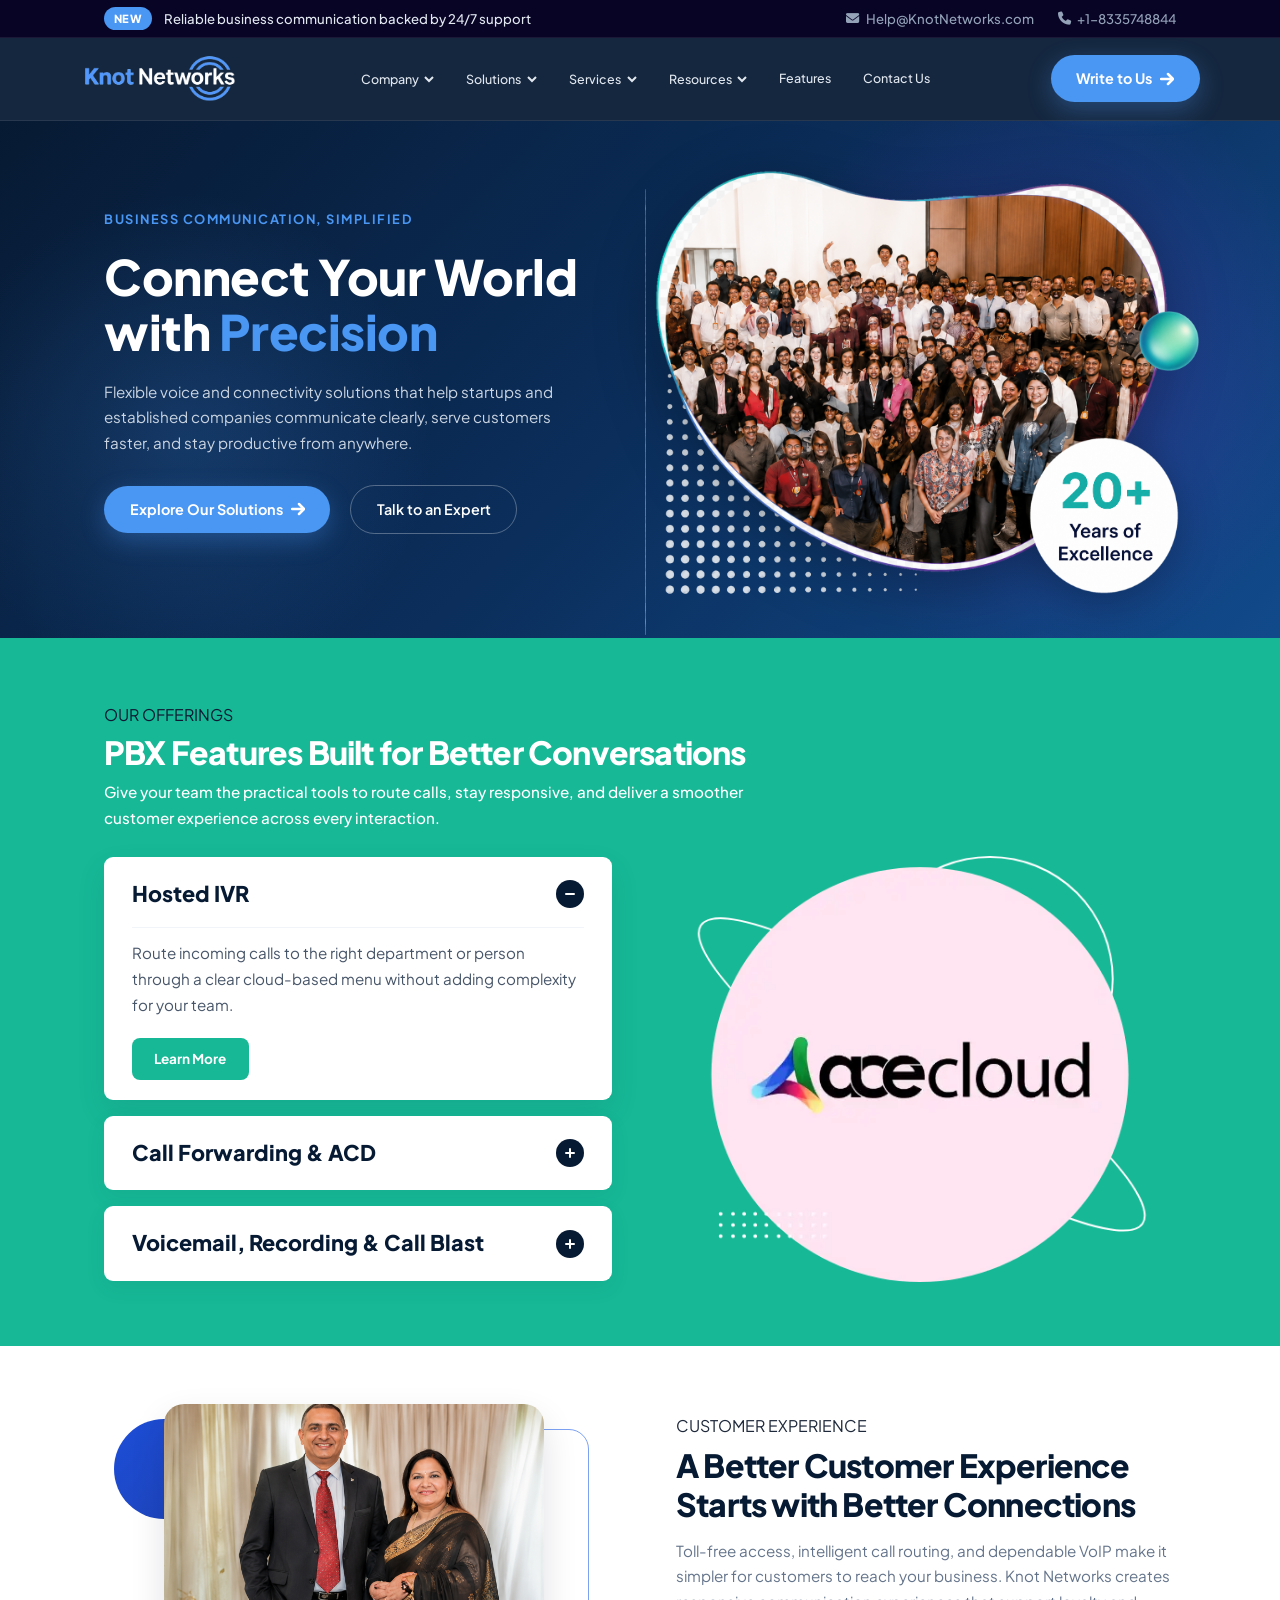
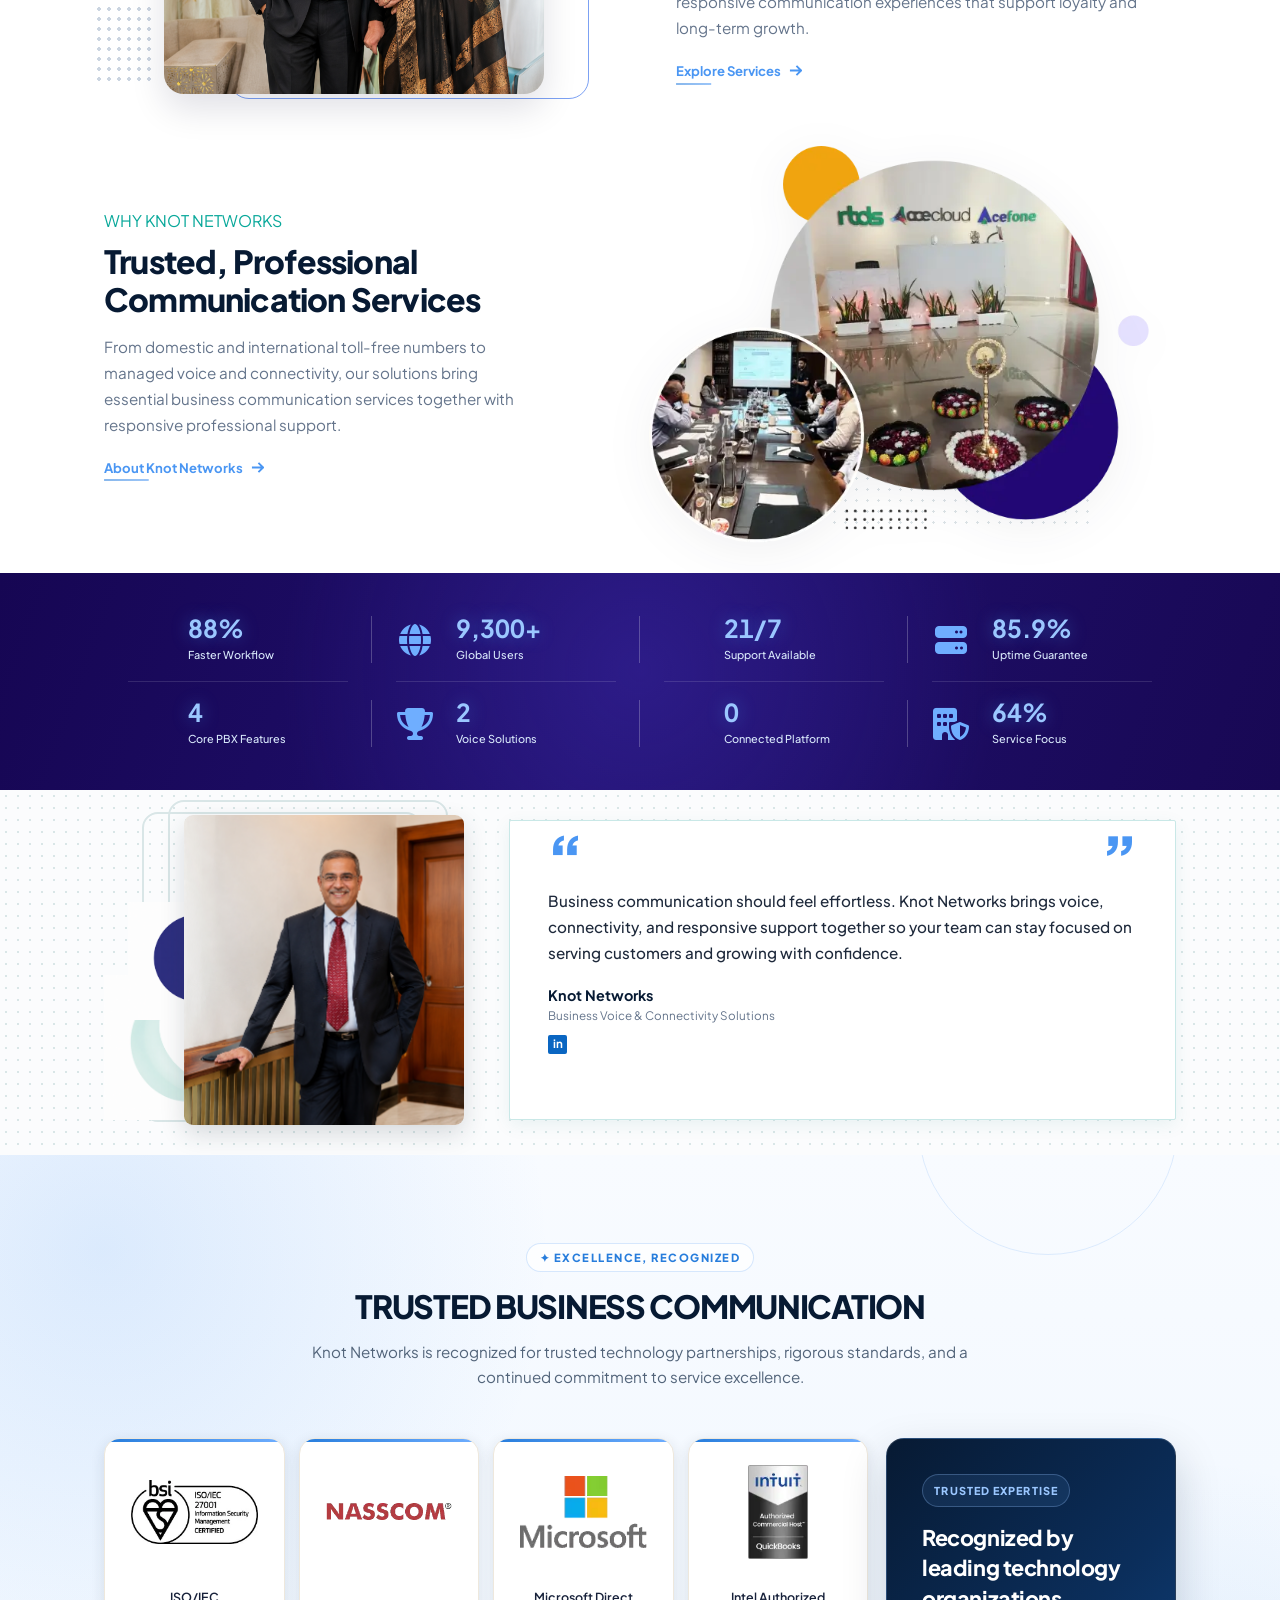
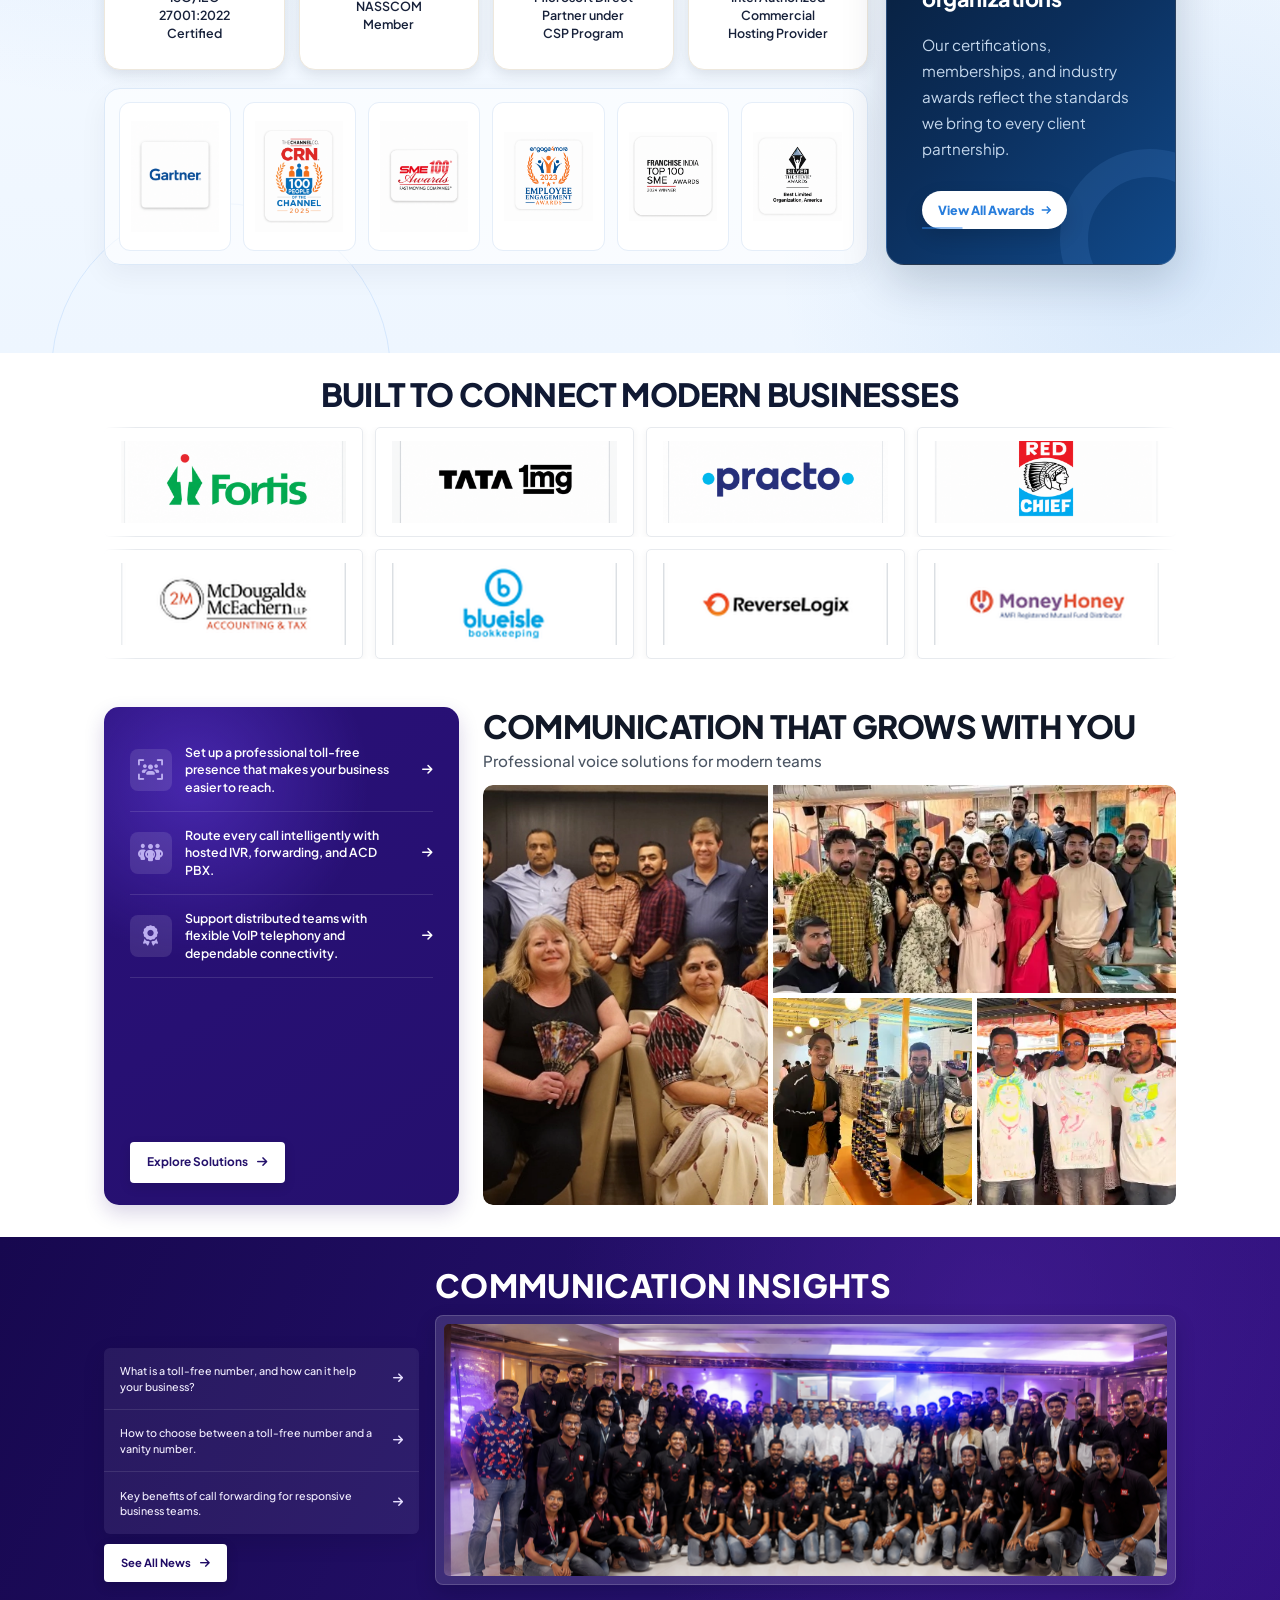
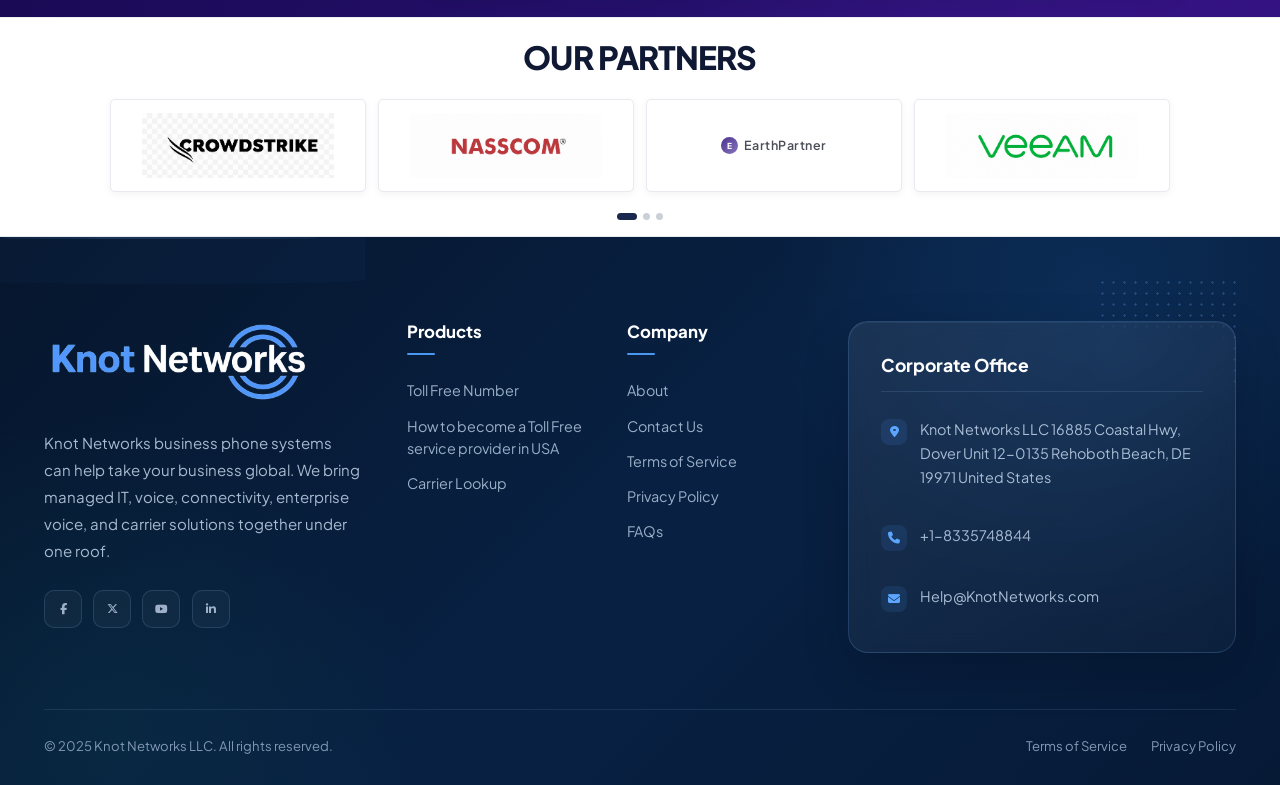
<file: index.html>
<!DOCTYPE html>
<html lang="en">

<head>
  <meta charset="UTF-8">
  <meta name="viewport" content="width=device-width, initial-scale=1.0">
  <title>Knot Networks LLC | Business Phone Systems, Toll-Free & VoIP</title>
  <meta name="description"
    content="Knot Networks provides business phone systems, toll-free numbers, VoIP telephony and managed connectivity solutions for growing companies.">
  <link rel="stylesheet" href="https://cdnjs.cloudflare.com/ajax/libs/font-awesome/6.7.2/css/all.min.css">
  <link rel="stylesheet" href="https://cdn-uicons.flaticon.com/3.0.0/uicons-regular-rounded/css/uicons-regular-rounded.css">
  <link rel="stylesheet" href="assets/css/style.css">
  <link rel="preconnect" href="https://fonts.googleapis.com">
  <link rel="preconnect" href="https://fonts.gstatic.com" crossorigin>
</head>

<body>

  <!-- ==========================================
       1. ANNOUNCEMENT TOP BAR
       ========================================== -->
  <div class="top-bar">
    <div class="container top-bar-inner">
      <div class="announcement-left">
        <span class="badge-new">NEW</span>
        <span class="announcement-text">Reliable business communication backed by 24/7 support</span>
      </div>
      <div class="top-bar-contact">
        <a href="https://www.knotnetworks.com/about" class="contact-link">
          <svg viewBox="0 0 24 24">
            <path
              d="M20 4H4c-1.1 0-1.99.9-1.99 2L2 18c0 1.1.9 2 2 2h16c1.1 0 2-.9 2-2V6c0-1.1-.9-2-2-2zm0 4l-8 5-8-5V6l8 5 8-5v2z" />
          </svg>
          Help@KnotNetworks.com
        </a>
        <a href="https://www.knotnetworks.com/" class="contact-link">
          <svg viewBox="0 0 24 24">
            <path
              d="M6.62 10.79c1.44 2.83 3.76 5.14 6.59 6.59l2.2-2.2c.27-.27.67-.36 1.02-.24 1.12.37 2.33.57 3.57.57.55 0 1 .45 1 1V20c0 .55-.45 1-1 1-9.39 0-17-7.61-17-17 0-.55.45-1 1-1h3.5c.55 0 1 .45 1 1 0 1.25.2 2.45.57 3.57.11.35.03.74-.25 1.02l-2.2 2.2z" />
          </svg>
          +1-8335748844
        </a>
      </div>
    </div>
  </div>

  <!-- ==========================================
       2. MAIN HEADER & NAVIGATION
       ========================================== -->
  <header class="main-header">
    <div class="container navbar">
      <a href="index.html" class="brand-logo">
        <img src="assets/img/logo.webp" alt="Knot Networks Logo" width="180">
      </a>

      <nav class="nav-menu" id="navMenu">
        <div class="nav-item has-dropdown">
          <button class="nav-link dropdown-trigger" type="button" aria-expanded="false">
            Company <svg class="chevron-icon" viewBox="0 0 10 6"><path d="M1 1l4 4 4-4" /></svg>
          </button>
          <div class="nav-dropdown">
            <a href="about-us.html"><i class="fa-regular fa-building"></i><span><b>About Knot Networks</b><small>Flexible communication for modern business</small></span></a>
            <a href="#company"><i class="fa-solid fa-earth-americas"></i><span><b>Worldwide Service</b><small>Communication solutions for growing companies</small></span></a>
            <a href="#contact"><i class="fa-solid fa-headset"></i><span><b>24/7 Support</b><small>Professional help when your team needs it</small></span></a>
          </div>
        </div>
        <div class="nav-item has-dropdown">
          <button class="nav-link dropdown-trigger" type="button" aria-expanded="false">
            Solutions <svg class="chevron-icon" viewBox="0 0 10 6"><path d="M1 1l4 4 4-4" /></svg>
          </button>
          <div class="nav-dropdown">
            <a href="#solutions"><i class="fa-solid fa-phone-volume"></i><span><b>Toll-Free Numbers</b><small>Make it easy for customers to reach you</small></span></a>
            <a href="#solutions"><i class="fa-solid fa-globe"></i><span><b>International Toll-Free</b><small>Build a trusted presence across markets</small></span></a>
            <a href="#solutions"><i class="fa-solid fa-headset"></i><span><b>VoIP Telephony</b><small>Flexible cloud calling for your team</small></span></a>
          </div>
        </div>
        <div class="nav-item has-dropdown">
          <button class="nav-link dropdown-trigger" type="button" aria-expanded="false">
            Services <svg class="chevron-icon" viewBox="0 0 10 6"><path d="M1 1l4 4 4-4" /></svg>
          </button>
          <div class="nav-dropdown">
            <a href="#solutions"><i class="fa-solid fa-gears"></i><span><b>PBX Features</b><small>IVR, forwarding, recording and more</small></span></a>
            <a href="#solutions"><i class="fa-solid fa-microphone-lines"></i><span><b>Call Recording</b><small>Keep secure records of important conversations</small></span></a>
            <a href="#solutions"><i class="fa-solid fa-share-nodes"></i><span><b>Call Forwarding</b><small>Keep your business reachable from anywhere</small></span></a>
          </div>
        </div>
        <div class="nav-item has-dropdown">
          <button class="nav-link dropdown-trigger" type="button" aria-expanded="false">
            Resources <svg class="chevron-icon" viewBox="0 0 10 6"><path d="M1 1l4 4 4-4" /></svg>
          </button>
          <div class="nav-dropdown">
            <a href="#resources"><i class="fa-regular fa-newspaper"></i><span><b>Communication Insights</b><small>Practical guidance for business calling</small></span></a>
            <a href="https://www.knotnetworks.com/"><i class="fa-solid fa-magnifying-glass"></i><span><b>Carrier Lookup</b><small>Access useful number information</small></span></a>
            <a href="faq.html"><i class="fa-regular fa-circle-question"></i><span><b>FAQs</b><small>Answers about products and service</small></span></a>
          </div>
        </div>
        <a href="#solutions" class="nav-link">Features</a>
        <a href="contact-us.html" class="nav-link">Contact Us</a>
      </nav>

      <div class="nav-actions">
        <a href="contact-us.html#message" class="btn-primary">
          Write to Us
          <svg class="btn-arrow" viewBox="0 0 14 14">
            <path d="M1 7h12M8 2l5 5-5 5" />
          </svg>
        </a>
      </div>

      <div class="mobile-toggle" id="mobileToggle">
        <span></span>
        <span></span>
        <span></span>
      </div>
    </div>
  </header>

  <!-- ==========================================
       3. HERO SECTION
       ========================================== -->
  <section class="hero-section">
    <div class="container hero-grid">
      <div class="hero-content">
        <span class="hero-tag">BUSINESS COMMUNICATION, SIMPLIFIED</span>
        <h1 class="hero-title">Connect Your World with <span>Precision</span></h1>
        <p class="hero-description">
          Flexible voice and connectivity solutions that help startups and established companies communicate clearly,
          serve customers faster, and stay productive from anywhere.
        </p>
        <div class="hero-actions">
          <a href="#solutions" class="btn-primary">
            Explore Our Solutions
            <svg class="btn-arrow" viewBox="0 0 14 14">
              <path d="M1 7h12M8 2l5 5-5 5" />
            </svg>
          </a>
          <a href="#contact" class="btn-outline">Talk to an Expert</a>
        </div>
      </div>

      <div class="hero-visual-wrapper">
        <div class="hero-image-container">
          <img src="assets/img/hero-section/background-shape.png" alt="Background Shape" class="hero-bg-shape">
          <img src="assets/img/hero-section/happy-people.png" alt="Knot Networks communication team" class="hero-people-img">
          <img src="assets/img/hero-section/twenty-years.png" alt="Reliable business communication" class="hero-badge-img">
          <img src="assets/img/hero-section/blue-dot.png" alt="Glowing Sphere" class="hero-dot-img">
        </div>
      </div>
    </div>
  </section>

  <!-- ==========================================
       4. OUR OFFERINGS SECTION (CHANGING THE GAME GLOBALLY)
       ========================================== -->
  <section class="offerings-section" id="solutions">
    <div class="container">
      <div class="section-header-center">
        <span class="section-subtitle offerings-kicker">OUR OFFERINGS</span>
        <h2 class="section-title-light">PBX Features Built for Better Conversations</h2>
        <p class="section-desc-light">
          Give your team the practical tools to route calls, stay responsive, and deliver a smoother customer
          experience across every interaction.
        </p>
      </div>

      <div class="offerings-grid">
        <!-- Accordion Controls -->
        <div class="accordion-list">
          <!-- Item 1: AceCloud -->
          <div class="accordion-card active" data-img="assets/img/chaning/acecloud-logo.webp">
            <div class="accordion-header">
              <h3 class="accordion-title">Hosted IVR</h3>
              <div class="accordion-toggle-btn"></div>
            </div>
            <div class="accordion-body">
              <p>
                Route incoming calls to the right department or person through a clear cloud-based menu without adding
                complexity for your team.
              </p>
              <a href="#" class="btn-learn-more">Learn More</a>
            </div>
          </div>

          <!-- Item 2: Ace Cloud Hosting -->
          <div class="accordion-card" data-img="assets/img/chaning/ace-cloud-hosting-logo.png">
            <div class="accordion-header">
              <h3 class="accordion-title">Call Forwarding &amp; ACD</h3>
              <div class="accordion-toggle-btn"></div>
            </div>
            <div class="accordion-body">
              <p>
                Forward calls to the right number and use rules-based distribution to connect each caller with the best
                available agent or department.
              </p>
              <a href="#" class="btn-learn-more">Learn More</a>
            </div>
          </div>

          <!-- Item 3: Acefone -->
          <div class="accordion-card" data-img="assets/img/chaning/acefone-logo.svg">
            <div class="accordion-header">
              <h3 class="accordion-title">Voicemail, Recording &amp; Call Blast</h3>
              <div class="accordion-toggle-btn"></div>
            </div>
            <div class="accordion-body">
              <p>
                Capture missed calls, preserve important conversations, and share pre-recorded voice messages with
                larger audiences from one connected phone system.
              </p>
              <a href="#" class="btn-learn-more">Learn More</a>
            </div>
          </div>
        </div>

        <!-- Right Visual Container with Changing Logo -->
        <div class="offerings-visual-wrapper">
          <div class="offerings-visual-circle">
            <img id="changingLogoImg" src="assets/img/chaning/acecloud-logo.webp" alt="Changing Offering Logo"
              class="active-tab-logo">
          </div>
        </div>
      </div>
    </div>
  </section>

  <!-- ==========================================
       5. LEADERSHIP & CULTURE SECTIONS
       ========================================== -->
  <section class="leadership-culture-section" id="company">
    <div class="container">
      <!-- Leadership Block -->
      <div class="flex-row-block">
        <div class="visual-frame">
          <div class="leadership-visual-frame">
            <div class="lead-dot-matrix"></div>
            <div class="lead-blue-bg"></div>
            <div class="lead-border-frame"></div>
            <img src="assets/img/leadership/01.png" alt="Knot Networks professional team" class="leadership-main-img">
          </div>
        </div>
        <div class="block-text">
          <span class="section-subtitle">CUSTOMER EXPERIENCE</span>
          <h2 class="block-title">A Better Customer Experience Starts with Better Connections</h2>
          <p class="block-desc">
            Toll-free access, intelligent call routing, and dependable VoIP make it simpler for customers to reach your
            business. Knot Networks creates responsive communication experiences that support loyalty and long-term growth.
            <!--
            industry trends, technology, and people—shaping a stronger future.
            -->
          </p>
          <a href="#" class="know-more-link">
            Explore Services
            <svg width="14" height="14" viewBox="0 0 14 14" fill="none" stroke="currentColor" stroke-width="2">
              <path d="M1 7h12M8 2l5 5-5 5" />
            </svg>
          </a>
        </div>
      </div>

      <!-- Culture Block -->
      <div class="flex-row-block reverse">
        <div class="block-text">
          <span class="section-subtitle">WHY KNOT NETWORKS</span>
          <h2 class="block-title">Trusted, Professional Communication Services</h2>
          <p class="block-desc">
            From domestic and international toll-free numbers to managed voice and connectivity, our solutions bring
            essential business communication services together with responsive professional support.
          </p>
          <a href="#" class="know-more-link">
            About Knot Networks
            <svg width="14" height="14" viewBox="0 0 14 14" fill="none" stroke="currentColor" stroke-width="2">
              <path d="M1 7h12M8 2l5 5-5 5" />
            </svg>
          </a>
        </div>
        <div class="visual-frame">
          <div class="culture-visual-frame">
            <div class="culture-dot-matrix"></div>
            <img class="culture-composite" src="assets/img/leadership/rtds-is-a-great-place-to-work.webp"
              alt="Knot Networks collaborative business environment">
          </div>
        </div>
      </div>
    </div>
  </section>

  <!-- ==========================================
       6. METRICS & IMPACT STATS GRID
       ========================================== -->
  <section class="metrics-section">
    <div class="container">
      <div class="metrics-grid">
        <!-- 1 -->
        <div class="metric-card">
          <div class="metric-icon-box" aria-hidden="true">
            <i class="fi fi-rr-employees"></i>
          </div>
          <div>
            <div class="metric-number" data-target="93" data-suffix="%">93%</div>
            <div class="metric-label">Faster Workflow</div>
          </div>
        </div>

        <!-- 2 -->
        <div class="metric-card">
          <div class="metric-icon-box" aria-hidden="true">
            <i class="fa-solid fa-globe"></i>
          </div>
          <div>
            <div class="metric-number" data-target="10000" data-suffix="+">10,000+</div>
            <div class="metric-label">Global Users</div>
          </div>
        </div>

        <!-- 3 -->
        <div class="metric-card">
          <div class="metric-icon-box" aria-hidden="true">
            <i class="fi fi-rr-workflow-alt"></i>
          </div>
          <div>
            <div class="metric-number" data-target="24" data-suffix="/7">24/7</div>
            <div class="metric-label">Support Available</div>
          </div>
        </div>

        <!-- 4 -->
        <div class="metric-card">
          <div class="metric-icon-box" aria-hidden="true">
            <i class="fa-solid fa-server"></i>
          </div>
          <div>
            <div class="metric-number" data-target="99" data-suffix=".9%">99.9%</div>
            <div class="metric-label">Uptime Guarantee</div>
          </div>
        </div>

        <!-- 5 -->
        <div class="metric-card">
          <div class="metric-icon-box" aria-hidden="true">
            <i class="fi fi-rr-world"></i>
          </div>
          <div>
            <div class="metric-number" data-target="6" data-suffix="">6</div>
            <div class="metric-label">Core PBX Features</div>
          </div>
        </div>

        <!-- 6 -->
        <div class="metric-card">
          <div class="metric-icon-box" aria-hidden="true">
            <i class="fa-solid fa-trophy"></i>
          </div>
          <div>
            <div class="metric-number" data-target="3" data-suffix="">3</div>
            <div class="metric-label">Voice Solutions</div>
          </div>
        </div>

        <!-- 7 -->
        <div class="metric-card">
          <div class="metric-icon-box" aria-hidden="true">
            <i class="fi fi-rr-calendar-clock"></i>
          </div>
          <div>
            <div class="metric-number" data-target="1" data-suffix="">1</div>
            <div class="metric-label">Connected Platform</div>
          </div>
        </div>

        <!-- 8 -->
        <div class="metric-card">
          <div class="metric-icon-box" aria-hidden="true">
            <i class="fa-solid fa-building-shield"></i>
          </div>
          <div>
            <div class="metric-number" data-target="100" data-suffix="%">100%</div>
            <div class="metric-label">Service Focus</div>
          </div>
        </div>
      </div>
    </div>
  </section>

  <!-- ==========================================
       7. EXECUTIVE TESTIMONIAL SECTION
       ========================================== -->
  <section class="testimonial-section">
    <div class="container testimonial-grid">
      <div class="testimonial-portrait">
        <span class="portrait-outline portrait-outline-one" aria-hidden="true"></span>
        <span class="portrait-outline portrait-outline-two" aria-hidden="true"></span>
        <img class="portrait-decor portrait-decor-mint" src="assets/img/awards/decor-mint-crescent.png" alt="">
        <img class="portrait-decor portrait-decor-indigo" src="assets/img/awards/decor-indigo-semicircle.png" alt="">
        <img class="executive-photo" src="assets/img/awards/manoj-chellappa-executive.png"
          alt="Manoj Chellappa, Co-Founder and Managing Director" width="520" height="650">
      </div>

      <div class="quote-card">
        <div class="quote-mark quote-mark-close" aria-hidden="true">&rdquo;</div>
        <div class="quote-mark" aria-hidden="true">&ldquo;</div>
        <p class="quote-text">
          Business communication should feel effortless. Knot Networks brings voice, connectivity, and responsive
          support together so your team can stay focused on serving customers and growing with confidence.
          <!--
          We don't just solve IT — we power lasting advances. From today's challenges to future-ready breakthroughs, our
          mission is clear: to be India's go-to partner in scaling, protecting, and innovating through technology.
          -->
        </p>
        <div class="author-info">
          <div>
            <div class="author-name">Knot Networks</div>
            <div class="author-title">Business Voice &amp; Connectivity Solutions</div>
          </div>
          <a href="#" class="linkedin-badge" aria-label="LinkedIn Profile">in</a>
        </div>
      </div>
    </div>
  </section>

  <!-- ==========================================
       8. AWARDS & RECOGNITIONS SECTION
       ========================================== -->
  <section class="awards-section">
    <div class="container">
      <div class="section-header-center">
        <h2 class="awards-heading">TRUSTED BUSINESS COMMUNICATION</h2>
        <p class="section-desc" style="margin:0 auto;">
          Knot Networks is recognized for trusted technology partnerships, rigorous standards, and a continued
          commitment to service excellence.
          <!--
          recognitions—testaments to our experience and leadership in technology.
          -->
        </p>
      </div>

      <div class="awards-layout">
        <div class="awards-cards-grid">
          <!-- 1 -->
          <div class="award-card">
            <img src="assets/img/awards/iso-27001-certified.webp" alt="ISO/IEC 27001:2022 Certified">
            <div class="award-card-caption">ISO/IEC<br>27001:2022<br>Certified</div>
          </div>
          <!-- 2 -->
          <div class="award-card">
            <img src="assets/img/awards/nasscom-member.webp" alt="NASSCOM Member">
            <div class="award-card-caption">NASSCOM<br>Member</div>
          </div>
          <!-- 3 -->
          <div class="award-card">
            <img src="assets/img/awards/microsoft-csp-partner.webp" alt="Microsoft Direct Partner under CSP Program">
            <div class="award-card-caption">Microsoft Direct<br>Partner under<br>CSP Program</div>
          </div>
          <!-- 4 -->
          <div class="award-card">
            <img src="assets/img/awards/intel-titanium-partner.webp"
              alt="Intel Authorized Commercial Hosting Provider">
            <div class="award-card-caption">Intel Authorized<br>Commercial<br>Hosting Provider</div>
          </div>
        </div>

        <div class="award-recognition-stack" aria-label="Additional awards and recognitions">
          <img src="assets/img/awards/gartner-recognition.png" alt="Gartner recognition">
          <img src="assets/img/awards/crn-channel-award-2025.png" alt="CRN 100 People of the Channel 2025">
          <img src="assets/img/awards/sme100-fast-moving-award.png" alt="SME 100 Fast Moving Companies Award">
          <img src="assets/img/awards/employee-engagement-award-2023.png" alt="Employee Engagement Award 2023">
          <img src="assets/img/awards/franchise-india-top100-sme-2024.png" alt="Franchise India Top 100 SME Award 2024">
          <img src="assets/img/awards/silver-stevie-award.png" alt="Silver Stevie Award">
        </div>

        <div class="awards-sidebar">
          <span class="awards-sidebar-kicker">Trusted expertise</span>
          <h3 class="awards-sidebar-title">Recognized by leading technology organizations</h3>
          <p class="awards-sidebar-copy">
            Our certifications, memberships, and industry awards reflect the standards we bring to every client
            partnership.
          </p>
          <a href="#" class="know-more-link">
            View All Awards
            <svg width="14" height="14" viewBox="0 0 14 14" fill="none" stroke="currentColor" stroke-width="2">
              <path d="M1 7h12M8 2l5 5-5 5" />
            </svg>
          </a>
        </div>
      </div>
    </div>
  </section>

  <!-- ==========================================
       9. MEET OUR CUSTOMERS LOGO GRID
       ========================================== -->
  <section class="customers-section">
    <div class="container customers-container">
      <h2 class="customers-heading">BUILT TO CONNECT MODERN BUSINESSES</h2>

      <div class="customers-grid" data-customers-grid>
        <div class="customer-logo-card"><img src="assets/img/our-meet/fortis.png" alt="Fortis"></div>
        <div class="customer-logo-card"><img src="assets/img/our-meet/tata-1mg.png" alt="Tata 1mg"></div>
        <div class="customer-logo-card"><img src="assets/img/our-meet/practo.png" alt="Practo"></div>
        <div class="customer-logo-card"><img src="assets/img/our-meet/red-chief.png" alt="Red Chief"></div>
        <div class="customer-logo-card"><img src="assets/img/our-meet/godrej.png" alt="Godrej"></div>
        <div class="customer-logo-card"><img src="assets/img/our-meet/casio.png" alt="Casio"></div>
        <div class="customer-logo-card"><img src="assets/img/our-meet/sap.png" alt="SAP"></div>
        <div class="customer-logo-card"><img src="assets/img/our-meet/cipla.png" alt="Cipla"></div>
        <div class="customer-logo-card"><img src="assets/img/our-meet/ola.png" alt="OLA"></div>
        <div class="customer-logo-card"><img src="assets/img/our-meet/01_Dr_Lal_PathLabs.png" alt="Dr Lal PathLabs"></div>
        <div class="customer-logo-card"><img src="assets/img/our-meet/02_BCG.png" alt="BCG"></div>
        <div class="customer-logo-card"><img src="assets/img/our-meet/03_CARS24.png" alt="CARS24"></div>
      </div>

      <div class="customers-pagination" aria-label="Customer logo pagination">
        <button class="customers-page-arrow" type="button" data-customer-prev aria-label="Previous customers">
          <i class="fa-solid fa-chevron-left" aria-hidden="true"></i>
        </button>
        <div class="customers-dots" data-customer-dots></div>
        <button class="customers-page-arrow" type="button" data-customer-next aria-label="Next customers">
          <i class="fa-solid fa-chevron-right" aria-hidden="true"></i>
        </button>
      </div>
    </div>
  </section>

  <!-- ==========================================
       10. CAREER AT RTDS SECTION
       ========================================== -->
  <section class="career-section" id="careers">
    <div class="container career-grid">
      <div class="career-dark-card">
        <div class="career-news-list">
          <a href="#" class="career-news-item">
            <span class="career-news-icon" aria-hidden="true"><i class="fa-solid fa-users-viewfinder"></i></span>
            <span>Set up a professional toll-free presence that makes your business easier to reach.</span>
            <i class="fa-solid fa-arrow-right career-news-arrow" aria-hidden="true"></i>
          </a>
          <a href="#" class="career-news-item">
            <span class="career-news-icon" aria-hidden="true"><i class="fa-solid fa-people-group"></i></span>
            <span>Route every call intelligently with hosted IVR, forwarding, and ACD PBX.</span>
            <i class="fa-solid fa-arrow-right career-news-arrow" aria-hidden="true"></i>
          </a>
          <a href="#" class="career-news-item">
            <span class="career-news-icon" aria-hidden="true"><i class="fa-solid fa-award"></i></span>
            <span>Support distributed teams with flexible VoIP telephony and dependable connectivity.</span>
            <i class="fa-solid fa-arrow-right career-news-arrow" aria-hidden="true"></i>
          </a>
        </div>

        <a href="#contact" class="career-explore-btn">
          Explore Solutions <i class="fa-solid fa-arrow-right" aria-hidden="true"></i>
        </a>
      </div>

      <div class="career-content">
        <div class="career-heading">
          <h2>COMMUNICATION THAT GROWS WITH YOU</h2>
          <p>Professional voice solutions for modern teams</p>
        </div>

        <div class="career-gallery">
          <figure class="career-photo career-photo-main">
            <img src="assets/img/career/career-leadership-team.webp" alt="Knot Networks communication professionals">
          </figure>
          <figure class="career-photo career-photo-party">
            <img src="assets/img/career/career-team-party.webp" alt="Professional business team">
          </figure>
          <figure class="career-photo career-photo-activity">
            <img src="assets/img/career/career-team-activity.webp" alt="Connected business team">
          </figure>
          <figure class="career-photo career-photo-celebration">
            <img src="assets/img/career/career-tshirt-celebration.webp" alt="Collaborative support team">
          </figure>
        </div>
      </div>
    </div>
  </section>

  <!-- ==========================================
       11. WHAT'S HAPPENING AT RTDS
       ========================================== -->
  <section class="happening-section" id="resources">
    <img class="happening-dot-wave" src="assets/img/happing/purple-dot-wave.png" alt="" aria-hidden="true">
    <div class="container happening-grid">
      <div class="happening-news">
        <div class="happening-news-list">
          <a href="#" class="happening-news-item">
            <span>What is a toll-free number, and how can it help your business?</span>
            <i class="fa-solid fa-arrow-right" aria-hidden="true"></i>
          </a>
          <a href="#" class="happening-news-item">
            <span>How to choose between a toll-free number and a vanity number.</span>
            <i class="fa-solid fa-arrow-right" aria-hidden="true"></i>
          </a>
          <a href="#" class="happening-news-item">
            <span>Key benefits of call forwarding for responsive business teams.</span>
            <i class="fa-solid fa-arrow-right" aria-hidden="true"></i>
          </a>
        </div>

        <a href="#" class="happening-all-news">
          See All News <i class="fa-solid fa-arrow-right" aria-hidden="true"></i>
        </a>
      </div>

      <div class="happening-feature">
        <h2>COMMUNICATION INSIGHTS</h2>
        <div class="happening-photo-frame">
          <img src="assets/img/happing/rtds-team-event.png" alt="Knot Networks team connecting with customers">
        </div>
      </div>
    </div>
  </section>

  <!-- ==========================================
       12. OUR PARTNERS SECTION
       ========================================== -->
  <section class="partners-section">
    <div class="container partners-container">
      <h2 class="partners-heading">OUR PARTNERS</h2>
      <div class="partners-slider" data-partners-slider aria-label="Our technology partners">
        <div class="partners-track">
          <div class="partner-logo">
            <img src="assets/img/our-partners/crowdstrike.png" alt="CrowdStrike">
          </div>
          <div class="partner-logo">
            <img src="assets/img/our-partners/nasscom.png" alt="NASSCOM">
          </div>
          <div class="partner-logo partner-earth" aria-label="EarthPartner">
            <span class="earth-partner-mark" aria-hidden="true">E</span>
            <span>EarthPartner</span>
          </div>
          <div class="partner-logo">
            <img src="assets/img/our-partners/veeam.png" alt="Veeam">
          </div>
          <div class="partner-logo">
            <img src="assets/img/our-partners/proofpoint.png" alt="Proofpoint">
          </div>
          <div class="partner-logo">
            <img src="assets/img/our-partners/aws.png" alt="Amazon Web Services">
          </div>
          <div class="partner-logo">
            <img src="assets/img/our-partners/microsoft.png" alt="Microsoft">
          </div>
          <div class="partner-logo">
            <img src="assets/img/our-partners/vmware.png" alt="VMware">
          </div>
          <div class="partner-logo">
            <img src="assets/img/our-partners/grant-thornton.png" alt="Grant Thornton">
          </div>
          <div class="partner-logo">
            <img src="assets/img/our-partners/intuit.png" alt="Intuit">
          </div>
          <div class="partner-logo">
            <img src="assets/img/our-partners/citrix.png" alt="Citrix">
          </div>
          <div class="partner-logo">
            <img src="assets/img/our-partners/nasscom.png" alt="NASSCOM">
          </div>
        </div>
      </div>
      <div class="partners-pagination" aria-label="Partner slider pagination"></div>
    </div>
  </section>

  <!-- ==========================================
       13. FOOTER
       ========================================== -->
  <footer class="main-footer" id="contact">
    <div class="container footer-container">
      <div class="footer-main-grid">
        <div class="footer-brand-panel">
          <a href="https://www.knotnetworks.com/" aria-label="Knot Networks home">
            <img class="footer-logo" src="assets/img/logo.webp" alt="Knot Networks Logo">
          </a>
          <p class="footer-brand-copy">
            Knot Networks business phone systems can help take your business global. We bring managed IT, voice,
            connectivity, enterprise voice, and carrier solutions together under one roof.
          </p>
          <div class="footer-socials" aria-label="Knot Networks social media">
            <a href="#" aria-label="Facebook"><i class="fa-brands fa-facebook-f"></i></a>
            <a href="#" aria-label="X"><i class="fa-brands fa-x-twitter"></i></a>
            <a href="#" aria-label="YouTube"><i class="fa-brands fa-youtube"></i></a>
            <a href="#" aria-label="LinkedIn"><i class="fa-brands fa-linkedin-in"></i></a>
          </div>
        </div>

        <div class="footer-column">
          <h3 class="footer-col-title">Products</h3>
          <div class="footer-links-list">
            <a href="https://www.knotnetworks.com/toll-free-numbers">Toll Free Number</a>
            <a href="https://www.knotnetworks.com/toll-free-provider">How to become a Toll Free service provider in USA</a>
            <a href="https://www.knotnetworks.com/carrier">Carrier Lookup</a>
          </div>
        </div>

        <div class="footer-column">
          <h3 class="footer-col-title">Company</h3>
          <div class="footer-links-list">
            <a href="https://www.knotnetworks.com/about">About</a>
            <a href="https://www.knotnetworks.com/contact">Contact Us</a>
            <a href="#">Terms of Service</a>
            <a href="#">Privacy Policy</a>
            <a href="https://www.knotnetworks.com/about">FAQs</a>
          </div>
        </div>

        <div class="footer-column footer-office">
          <h3 class="footer-col-title">Corporate Office</h3>
          <a href="https://www.knotnetworks.com/contact" class="footer-office-item">
            <i class="fa-solid fa-location-dot" aria-hidden="true"></i>
            <span>Knot Networks LLC 16885 Coastal Hwy, Dover Unit 12-0135 Rehoboth Beach, DE 19971 United States</span>
          </a>
          <a href="https://www.knotnetworks.com/" class="footer-office-item">
            <i class="fa-solid fa-phone" aria-hidden="true"></i>
            <span>+1-8335748844</span>
          </a>
          <a href="https://www.knotnetworks.com/about" class="footer-office-item">
            <i class="fa-solid fa-envelope" aria-hidden="true"></i>
            <span>Help@KnotNetworks.com</span>
          </a>
        </div>
      </div>

      <div class="footer-bottom-bar">
        <p>&copy; 2025 Knot Networks LLC. All rights reserved.</p>
        <div class="footer-legal-links">
          <a href="#">Terms of Service</a>
          <a href="#">Privacy Policy</a>
        </div>
      </div>
    </div>
  </footer>

  <script src="assets/js/shared-header.js"></script>
  <script src="assets/js/main.js"></script>
</body>

</html>
</file>
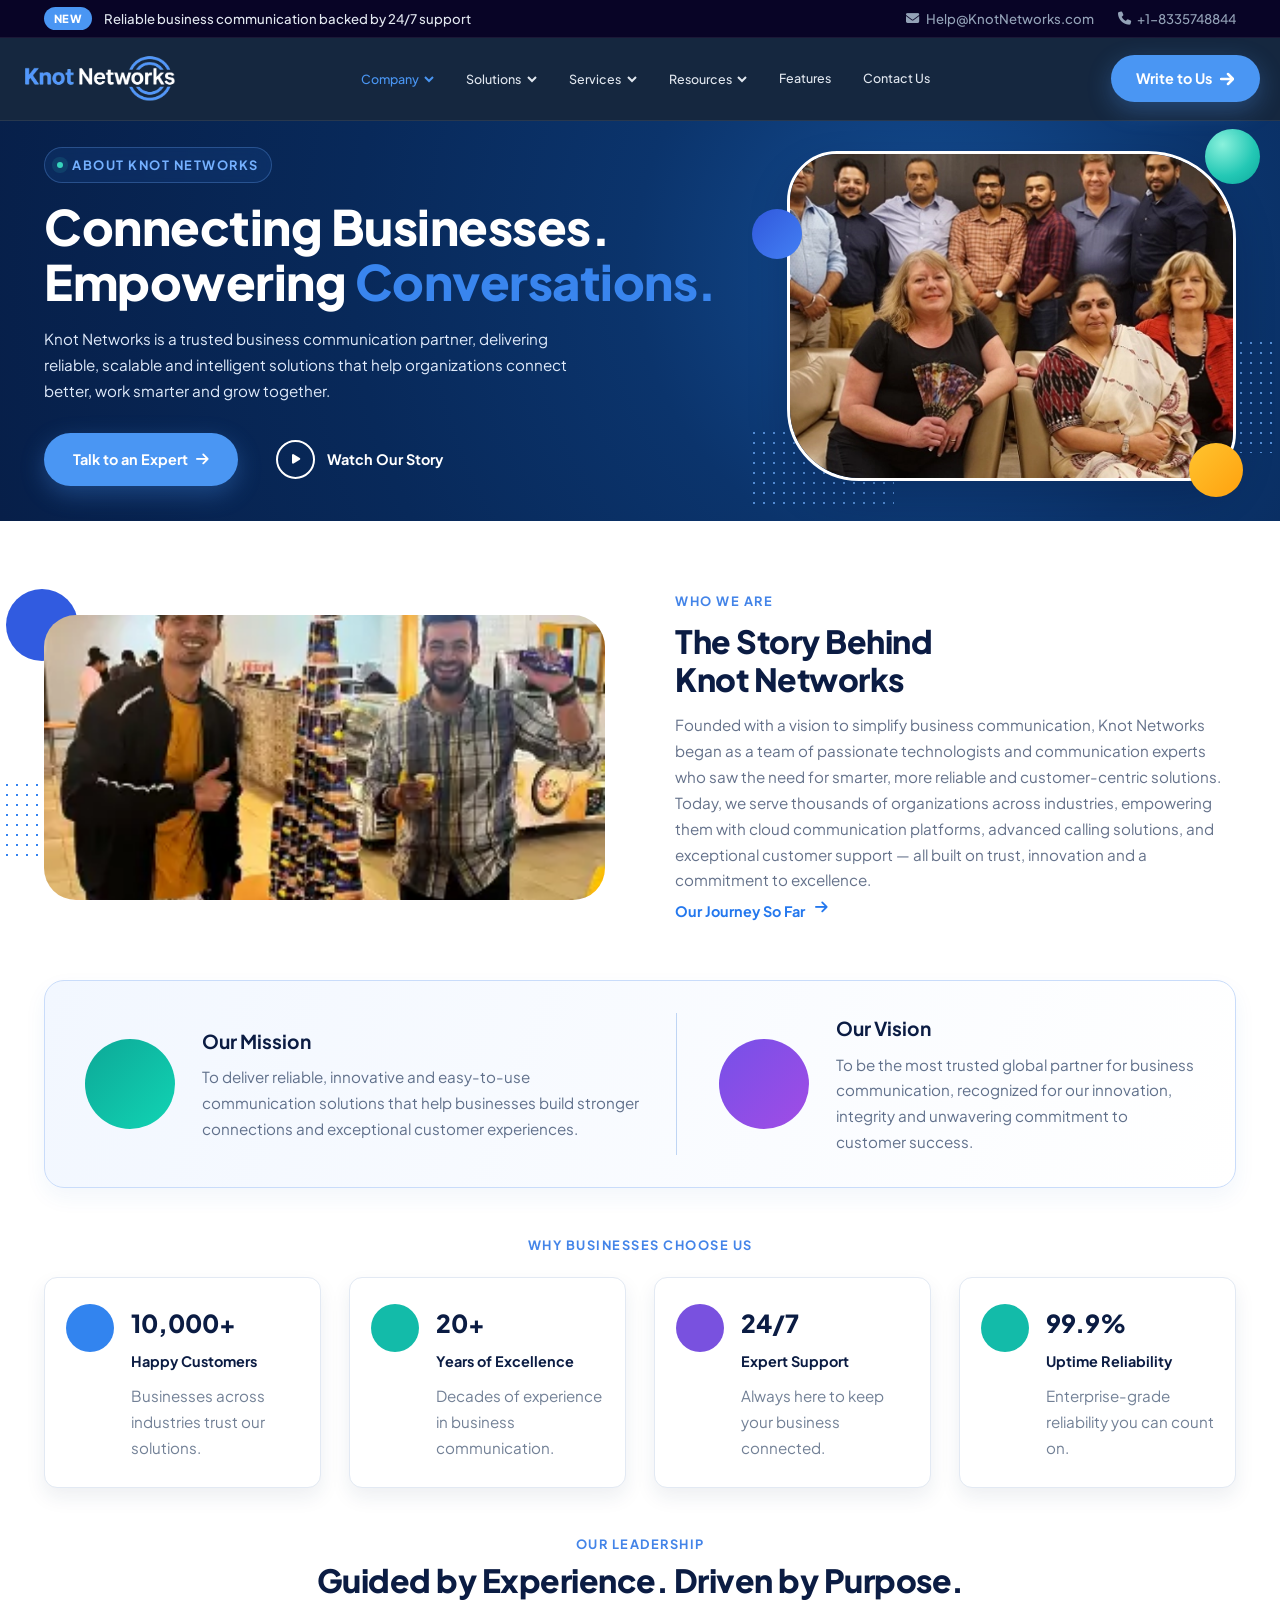
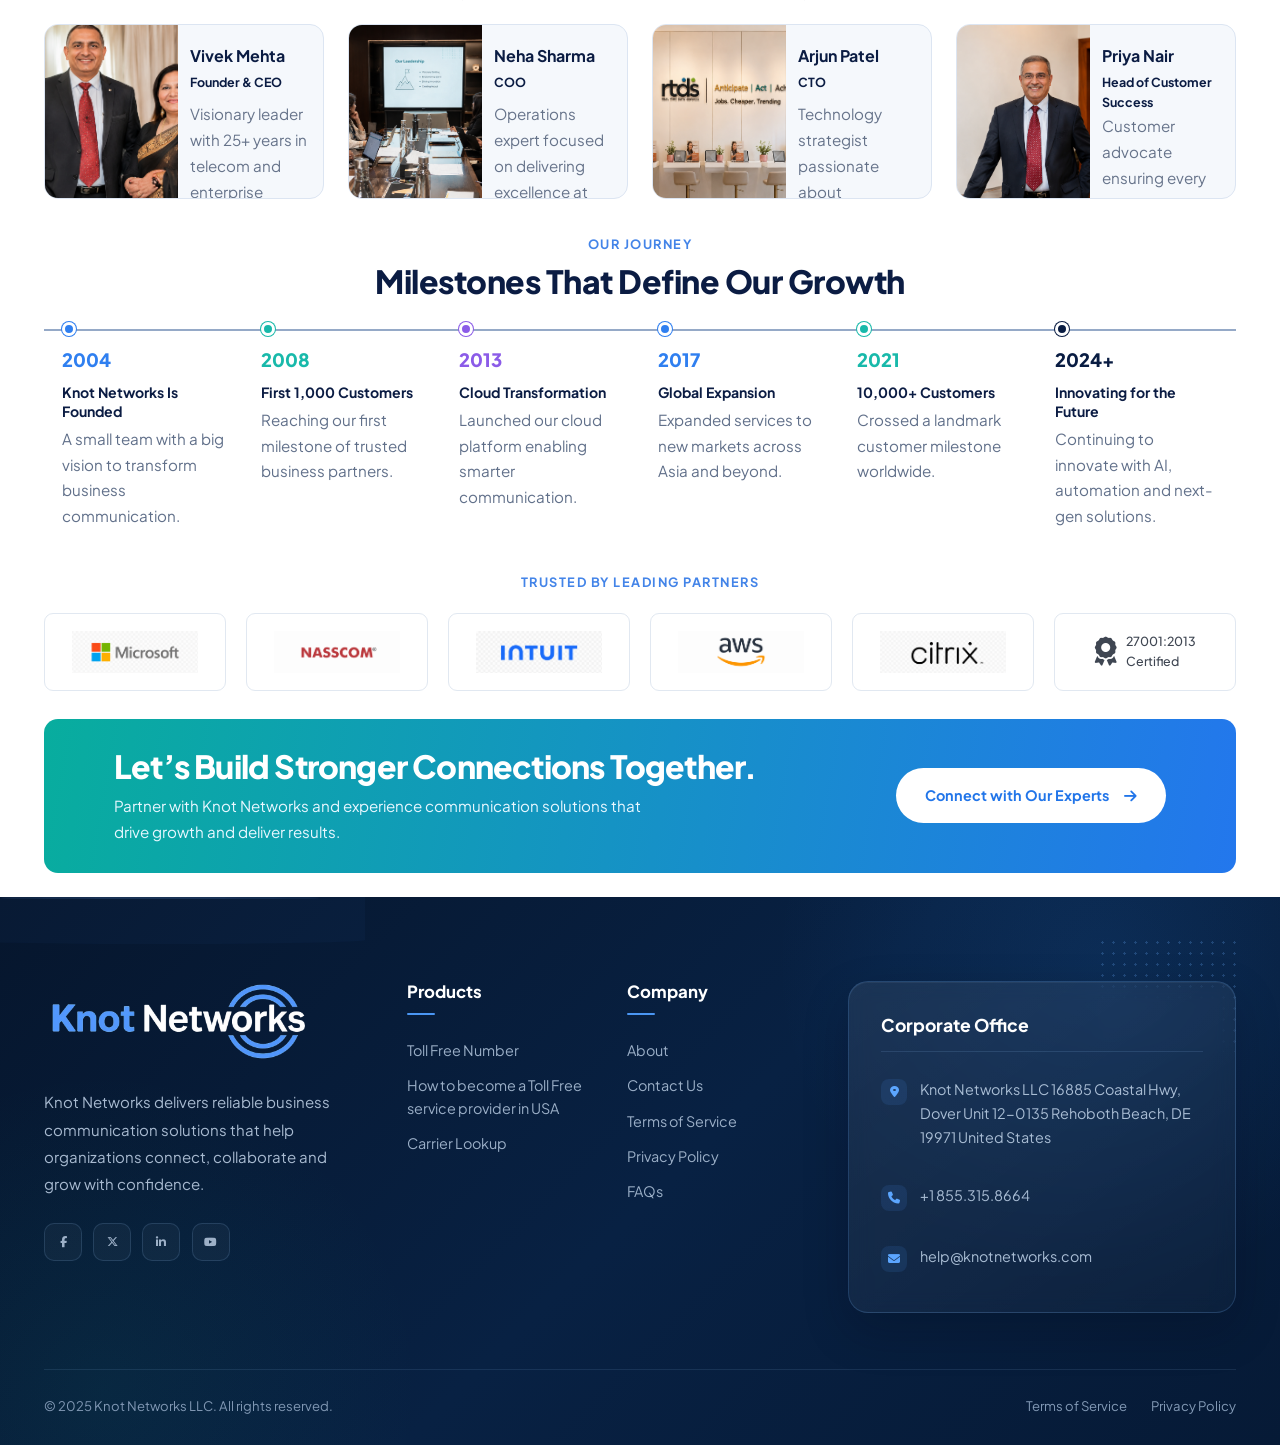
<file: about-us.html>
<!DOCTYPE html>
<html lang="en">
<head>
  <meta charset="UTF-8">
  <meta name="viewport" content="width=device-width, initial-scale=1.0">
  <title>About Us | Knot Networks</title>
  <meta name="description" content="Meet Knot Networks and discover the people, purpose and milestones behind our business communication solutions.">
  <link rel="stylesheet" href="https://cdnjs.cloudflare.com/ajax/libs/font-awesome/6.7.2/css/all.min.css">
  <link rel="stylesheet" href="https://cdn-uicons.flaticon.com/3.0.0/uicons-regular-rounded/css/uicons-regular-rounded.css">
  <link rel="stylesheet" href="assets/css/style.css">
  <link rel="stylesheet" href="assets/css/about-us.css">
</head>
<body class="about-page">
  <div class="top-bar">
    <div class="container top-bar-inner">
      <div class="announcement-left"><span class="badge-new">NEW</span><span class="announcement-text">Reliable business communication backed by 24/7 support</span></div>
      <div class="top-bar-contact">
        <a href="mailto:help@knotnetworks.com" class="contact-link"><i class="fa-solid fa-envelope"></i> Help@KnotNetworks.com</a>
        <a href="tel:+18335748844" class="contact-link"><i class="fa-solid fa-phone"></i> +1-8335748844</a>
      </div>
    </div>
  </div>

  <header class="main-header">
    <div class="container navbar">
      <a href="index.html" class="brand-logo"><img src="assets/img/logo.webp" alt="Knot Networks" width="180"></a>
      <nav class="nav-menu" id="navMenu">
        <div class="nav-item has-dropdown"><button class="nav-link dropdown-trigger" type="button">Company <i class="fa-solid fa-chevron-down"></i></button>
          <div class="nav-dropdown"><a href="about-us.html"><i class="fa-regular fa-building"></i><span><b>About Knot Networks</b><small>Our story, purpose and team</small></span></a><a href="#leadership"><i class="fa-solid fa-users"></i><span><b>Leadership</b><small>Meet the people who guide us</small></span></a></div>
        </div>
        <div class="nav-item has-dropdown"><button class="nav-link dropdown-trigger" type="button">Solutions <i class="fa-solid fa-chevron-down"></i></button>
          <div class="nav-dropdown"><a href="index.html#solutions"><i class="fa-solid fa-phone-volume"></i><span><b>Toll-Free Numbers</b><small>Be easier for customers to reach</small></span></a><a href="index.html#solutions"><i class="fa-solid fa-headset"></i><span><b>VoIP Telephony</b><small>Flexible cloud calling</small></span></a></div>
        </div>
        <div class="nav-item has-dropdown"><button class="nav-link dropdown-trigger" type="button">Services <i class="fa-solid fa-chevron-down"></i></button>
          <div class="nav-dropdown"><a href="index.html#solutions"><i class="fa-solid fa-gears"></i><span><b>PBX Features</b><small>Smart routing and call tools</small></span></a></div>
        </div>
        <div class="nav-item has-dropdown"><button class="nav-link dropdown-trigger" type="button">Resources <i class="fa-solid fa-chevron-down"></i></button>
          <div class="nav-dropdown"><a href="index.html#resources"><i class="fa-regular fa-newspaper"></i><span><b>Communication Insights</b><small>Advice for modern businesses</small></span></a></div>
        </div>
        <a href="index.html#solutions" class="nav-link">Features</a><a href="contact-us.html" class="nav-link">Contact Us</a>
      </nav>
      <div class="nav-actions"><a href="contact-us.html#message" class="btn-primary">Write to Us <i class="fa-solid fa-arrow-right"></i></a></div>
      <button class="mobile-toggle" id="mobileToggle" aria-label="Toggle menu"><span></span><span></span><span></span></button>
    </div>
  </header>

  <main>
    <section class="about-hero">
      <div class="about-decor dots dots-a"></div><span class="orb orb-a"></span><span class="orb orb-b"></span>
      <div class="container">
        <div class="about-hero-grid">
          <div class="about-hero-copy">
            <span class="eyebrow">ABOUT KNOT NETWORKS</span>
            <h1><span>Connecting Businesses.</span><span>Empowering <em>Conversations.</em></span></h1>
            <p>Knot Networks is a trusted business communication partner, delivering reliable, scalable and intelligent solutions that help organizations connect better, work smarter and grow together.</p>
            <div class="about-actions"><a href="#contact" class="btn-primary">Talk to an Expert <i class="fa-solid fa-arrow-right"></i></a><a class="watch-link" href="#story"><span><i class="fa-solid fa-play"></i></span> Watch Our Story</a></div>
          </div>
          <div class="about-hero-media"><img src="assets/img/career/career-leadership-team.webp" alt="Knot Networks team group"><div class="corner corner-one"></div><div class="corner corner-two"></div><div class="corner corner-three"></div></div>
        </div>
      </div>
    </section>

    <section class="story-section" id="story">
      <div class="container">
        <div class="story-grid">
          <div class="story-photo"><span class="story-orb"></span><div class="mini-dots"></div><img src="assets/img/career/career-team-activity.webp" alt="Knot Networks colleagues collaborating"></div>
          <div class="story-copy"><span class="eyebrow">WHO WE ARE</span><h2>The Story Behind<br>Knot Networks</h2><p>Founded with a vision to simplify business communication, Knot Networks began as a team of passionate technologists and communication experts who saw the need for smarter, more reliable and customer-centric solutions.</p><p>Today, we serve thousands of organizations across industries, empowering them with cloud communication platforms, advanced calling solutions, and exceptional customer support — all built on trust, innovation and a commitment to excellence.</p><a href="#journey" class="text-link">Our Journey So Far <i class="fa-solid fa-arrow-right"></i></a></div>
        </div>
        <div class="purpose-panel">
          <article><span class="purpose-icon mission"><i class="fi fi-rr-bullseye-arrow"></i></span><div><h3>Our Mission</h3><p>To deliver reliable, innovative and easy-to-use communication solutions that help businesses build stronger connections and exceptional customer experiences.</p></div></article>
          <article><span class="purpose-icon vision"><i class="fi fi-rr-eye"></i></span><div><h3>Our Vision</h3><p>To be the most trusted global partner for business communication, recognized for our innovation, integrity and unwavering commitment to customer success.</p></div></article>
        </div>
      </div>
    </section>

    <section class="stats-section">
      <div class="container"><div class="center-heading"><span class="eyebrow">WHY BUSINESSES CHOOSE US</span></div>
        <div class="about-stats">
          <article><span class="stat-icon blue"><i class="fi fi-rr-users-alt"></i></span><div><strong>10,000+</strong><b>Happy Customers</b><p>Businesses across industries trust our solutions.</p></div></article>
          <article><span class="stat-icon green"><i class="fi fi-rr-globe"></i></span><div><strong>20+</strong><b>Years of Excellence</b><p>Decades of experience in business communication.</p></div></article>
          <article><span class="stat-icon purple"><i class="fi fi-rr-headset"></i></span><div><strong>24/7</strong><b>Expert Support</b><p>Always here to keep your business connected.</p></div></article>
          <article><span class="stat-icon teal"><i class="fi fi-rr-shield-check"></i></span><div><strong>99.9%</strong><b>Uptime Reliability</b><p>Enterprise-grade reliability you can count on.</p></div></article>
        </div>
      </div>
    </section>

    <section class="leaders-section" id="leadership"><div class="container">
      <div class="center-heading"><span class="eyebrow">OUR LEADERSHIP</span><h2>Guided by Experience. Driven by Purpose.</h2></div>
      <div class="leaders-grid">
        <article><img src="assets/img/leadership/01.png" alt="Vivek Mehta"><div><h3>Vivek Mehta</h3><b>Founder &amp; CEO</b><p>Visionary leader with 25+ years in telecom and enterprise solutions.</p><a href="#" aria-label="Vivek on LinkedIn"><i class="fa-brands fa-linkedin"></i></a></div></article>
        <article><img src="assets/img/leadership/02.png" alt="Neha Sharma"><div><h3>Neha Sharma</h3><b>COO</b><p>Operations expert focused on delivering excellence at scale.</p><a href="#" aria-label="Neha on LinkedIn"><i class="fa-brands fa-linkedin"></i></a></div></article>
        <article><img src="assets/img/leadership/03.png" alt="Arjun Patel"><div><h3>Arjun Patel</h3><b>CTO</b><p>Technology strategist passionate about innovation and security.</p><a href="#" aria-label="Arjun on LinkedIn"><i class="fa-brands fa-linkedin"></i></a></div></article>
        <article><img src="assets/img/awards/manoj-chellappa-executive.png" alt="Priya Nair"><div><h3>Priya Nair</h3><b>Head of Customer Success</b><p>Customer advocate ensuring every client achieves more.</p><a href="#" aria-label="Priya on LinkedIn"><i class="fa-brands fa-linkedin"></i></a></div></article>
      </div>
    </div></section>

    <section class="journey-section" id="journey"><div class="container">
      <div class="center-heading"><span class="eyebrow">OUR JOURNEY</span><h2>Milestones That Define Our Growth</h2></div>
      <div class="timeline">
        <article style="--dot:#2f7ff0"><strong>2004</strong><h3>Knot Networks Is Founded</h3><p>A small team with a big vision to transform business communication.</p></article>
        <article style="--dot:#18b9aa"><strong>2008</strong><h3>First 1,000 Customers</h3><p>Reaching our first milestone of trusted business partners.</p></article>
        <article style="--dot:#8b5be8"><strong>2013</strong><h3>Cloud Transformation</h3><p>Launched our cloud platform enabling smarter communication.</p></article>
        <article style="--dot:#2f7ff0"><strong>2017</strong><h3>Global Expansion</h3><p>Expanded services to new markets across Asia and beyond.</p></article>
        <article style="--dot:#18b9aa"><strong>2021</strong><h3>10,000+ Customers</h3><p>Crossed a landmark customer milestone worldwide.</p></article>
        <article style="--dot:#091c42"><strong>2024+</strong><h3>Innovating for the Future</h3><p>Continuing to innovate with AI, automation and next-gen solutions.</p></article>
      </div>
    </div></section>

    <section class="trust-section"><div class="container"><div class="center-heading"><span class="eyebrow">TRUSTED BY LEADING PARTNERS</span></div>
      <div class="trust-logos"><span><img src="assets/img/our-partners/microsoft.png" alt="Microsoft"></span><span><img src="assets/img/our-partners/nasscom.png" alt="NASSCOM"></span><span><img src="assets/img/our-partners/intuit.png" alt="Intuit"></span><span><img src="assets/img/our-partners/aws.png" alt="AWS"></span><span><img src="assets/img/our-partners/citrix.png" alt="Citrix"></span><span class="iso"><i class="fa-solid fa-award"></i> 27001:2013<br>Certified</span></div>
      <div class="about-cta"><div><h2>Let’s Build Stronger Connections Together.</h2><p>Partner with Knot Networks and experience communication solutions that drive growth and deliver results.</p></div><a href="#contact">Connect with Our Experts <i class="fa-solid fa-arrow-right"></i></a></div>
    </div></section>
  </main>

  <footer class="main-footer" id="contact"><div class="container footer-container">
    <div class="footer-main-grid">
      <div class="footer-brand-panel"><a href="index.html"><img class="footer-logo" src="assets/img/logo.webp" alt="Knot Networks"></a><p class="footer-brand-copy">Knot Networks delivers reliable business communication solutions that help organizations connect, collaborate and grow with confidence.</p><div class="footer-socials"><a href="#"><i class="fa-brands fa-facebook-f"></i></a><a href="#"><i class="fa-brands fa-x-twitter"></i></a><a href="#"><i class="fa-brands fa-linkedin-in"></i></a><a href="#"><i class="fa-brands fa-youtube"></i></a></div></div>
      <div class="footer-column"><h3 class="footer-col-title">Products</h3><div class="footer-links-list"><a href="#">Toll Free Number</a><a href="#">How to become a Toll Free service provider in USA</a><a href="#">Carrier Lookup</a></div></div>
      <div class="footer-column"><h3 class="footer-col-title">Company</h3><div class="footer-links-list"><a href="about-us.html">About</a><a href="#contact">Contact Us</a><a href="#">Terms of Service</a><a href="#">Privacy Policy</a><a href="#">FAQs</a></div></div>
      <div class="footer-column footer-office"><h3 class="footer-col-title">Corporate Office</h3><div class="footer-office-item"><i class="fa-solid fa-location-dot"></i><span>Knot Networks LLC 16885 Coastal Hwy, Dover Unit 12-0135 Rehoboth Beach, DE 19971 United States</span></div><a href="tel:+18553158664" class="footer-office-item"><i class="fa-solid fa-phone"></i><span>+1 855.315.8664</span></a><a href="mailto:help@knotnetworks.com" class="footer-office-item"><i class="fa-solid fa-envelope"></i><span>help@knotnetworks.com</span></a></div>
    </div>
    <div class="footer-bottom-bar"><p>© 2025 Knot Networks LLC. All rights reserved.</p><div class="footer-legal-links"><a href="#">Terms of Service</a><a href="#">Privacy Policy</a></div></div>
  </div></footer>
  <script src="assets/js/shared-header.js"></script>
  <script src="assets/js/main.js"></script>
</body>
</html>
</file>
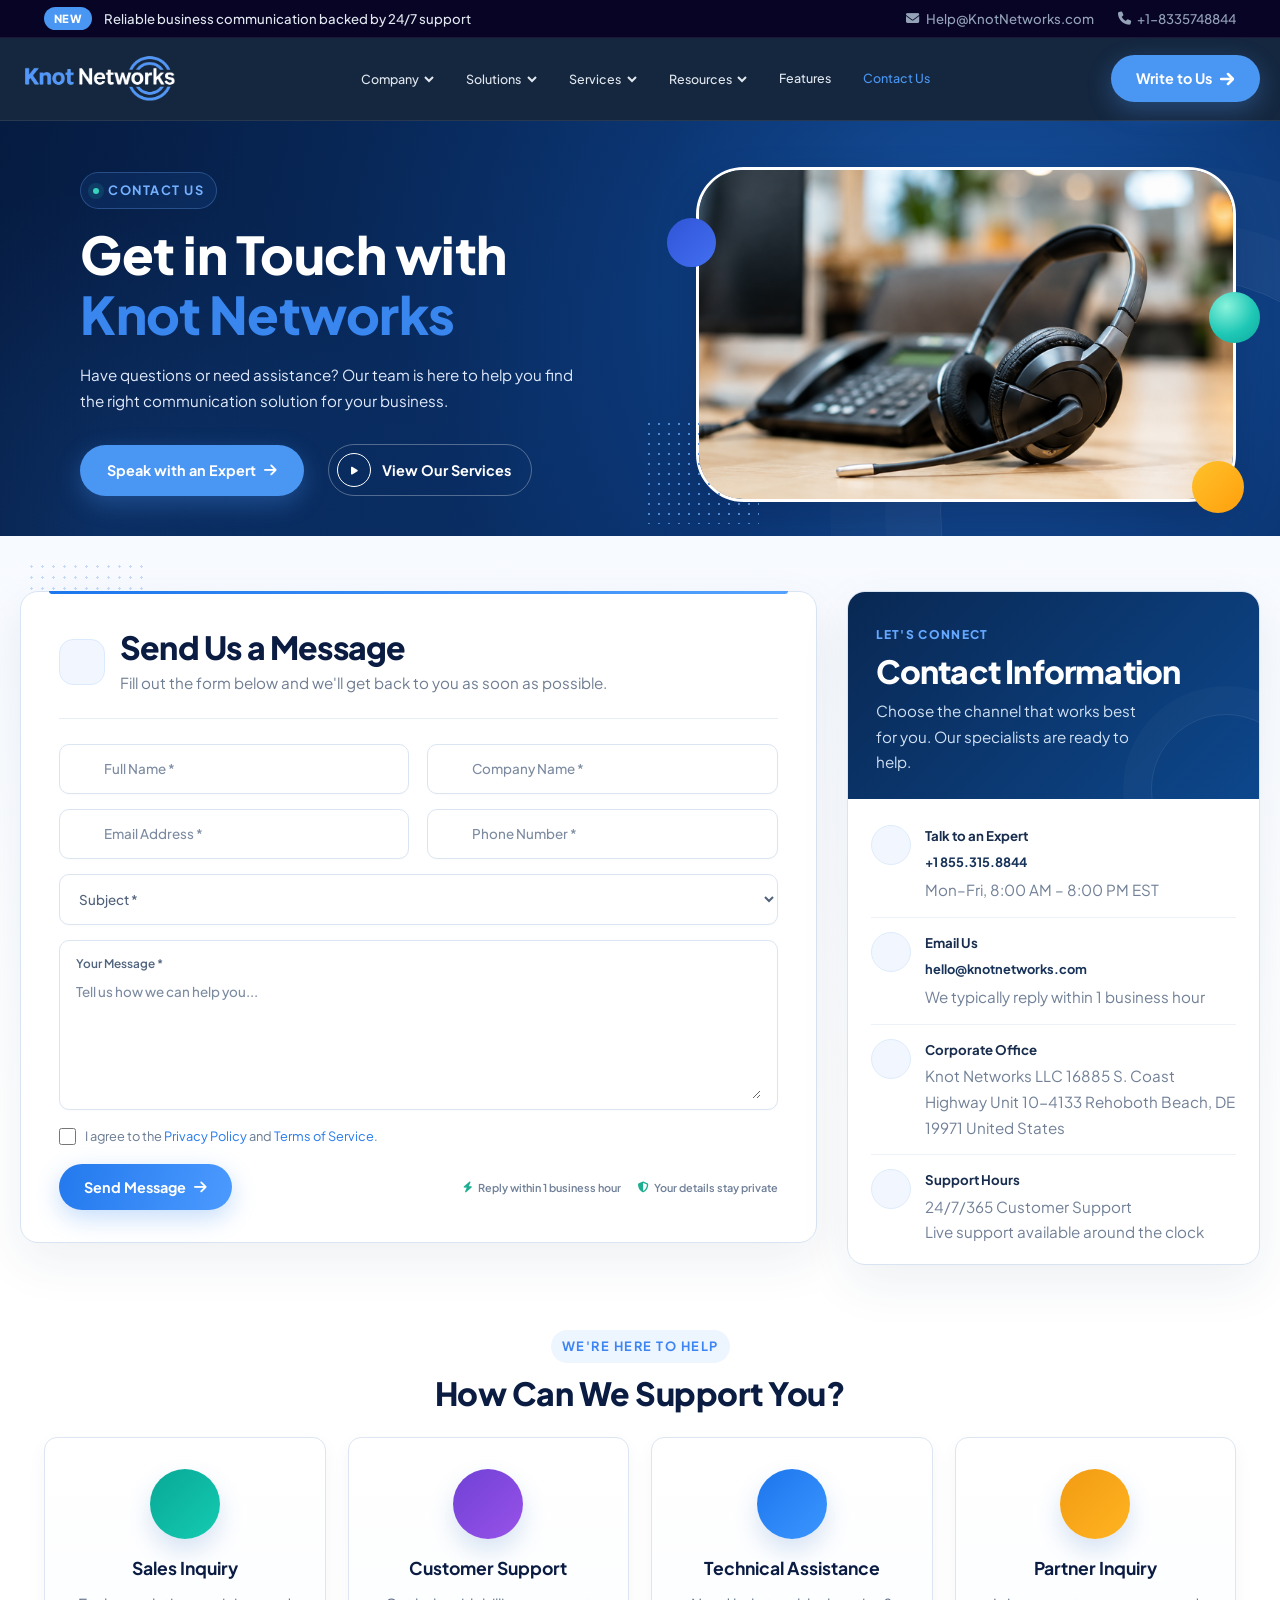
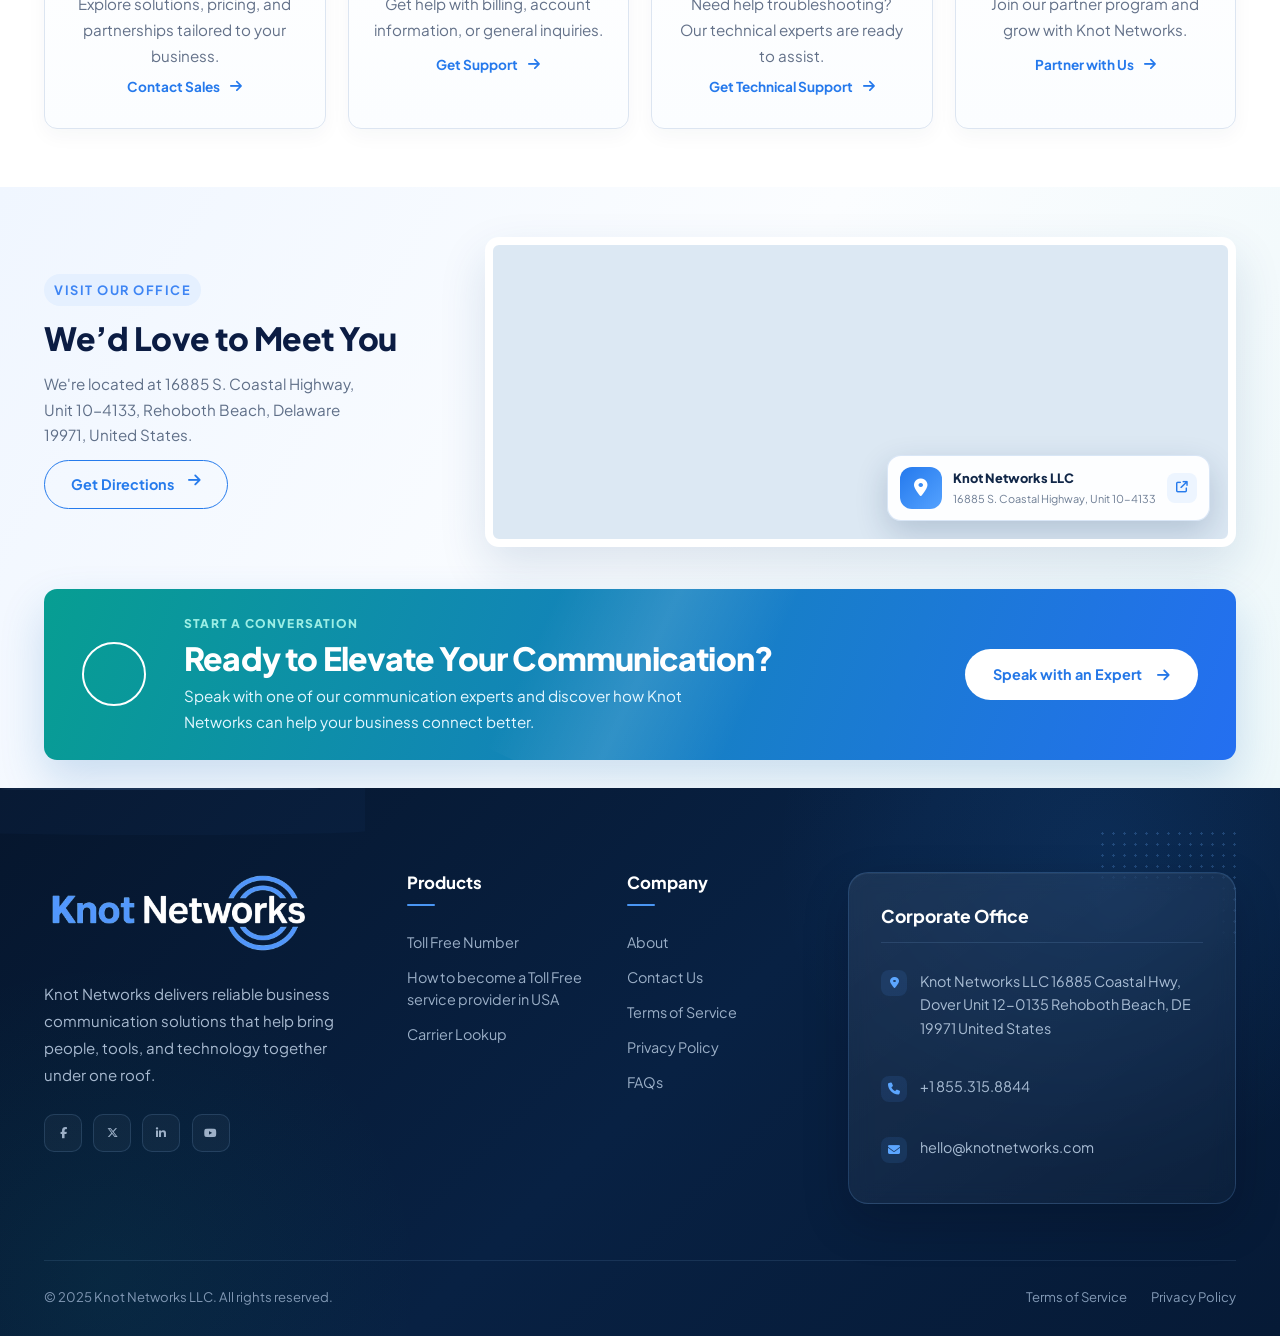
<file: contact-us.html>
<!DOCTYPE html>
<html lang="en">
<head>
  <meta charset="UTF-8">
  <meta name="viewport" content="width=device-width, initial-scale=1.0">
  <title>Contact Us | Knot Networks</title>
  <meta name="description" content="Contact Knot Networks for sales, customer support, technical assistance and partnership inquiries.">
  <link rel="stylesheet" href="https://cdnjs.cloudflare.com/ajax/libs/font-awesome/6.7.2/css/all.min.css">
  <link rel="stylesheet" href="https://cdn-uicons.flaticon.com/3.0.0/uicons-regular-rounded/css/uicons-regular-rounded.css">
  <link rel="stylesheet" href="assets/css/style.css">
  <link rel="stylesheet" href="assets/css/contact-us.css">
</head>
<body class="contact-page">
  <div class="top-bar"><div class="container top-bar-inner">
    <div class="announcement-left"><span class="badge-new">NEW</span><span class="announcement-text">Reliable business communication backed by 24/7 support</span></div>
    <div class="top-bar-contact"><a href="mailto:help@knotnetworks.com" class="contact-link"><i class="fa-solid fa-envelope"></i> Help@KnotNetworks.com</a><a href="tel:+18335748844" class="contact-link"><i class="fa-solid fa-phone"></i> +1-8335748844</a></div>
  </div></div>
  <header class="main-header"><div class="container navbar">
    <a href="index.html" class="brand-logo"><img src="assets/img/logo.webp" alt="Knot Networks" width="180"></a>
    <nav class="nav-menu" id="navMenu">
      <div class="nav-item has-dropdown"><button class="nav-link dropdown-trigger" type="button">Company <i class="fa-solid fa-chevron-down"></i></button><div class="nav-dropdown"><a href="about-us.html"><i class="fa-regular fa-building"></i><span><b>About Knot Networks</b><small>Our story, purpose and team</small></span></a><a href="about-us.html#leadership"><i class="fa-solid fa-users"></i><span><b>Leadership</b><small>Meet the people who guide us</small></span></a></div></div>
      <div class="nav-item has-dropdown"><button class="nav-link dropdown-trigger" type="button">Solutions <i class="fa-solid fa-chevron-down"></i></button><div class="nav-dropdown"><a href="index.html#solutions"><i class="fa-solid fa-phone-volume"></i><span><b>Toll-Free Numbers</b><small>Be easier for customers to reach</small></span></a><a href="index.html#solutions"><i class="fa-solid fa-headset"></i><span><b>VoIP Telephony</b><small>Flexible cloud calling</small></span></a></div></div>
      <div class="nav-item has-dropdown"><button class="nav-link dropdown-trigger" type="button">Services <i class="fa-solid fa-chevron-down"></i></button><div class="nav-dropdown"><a href="index.html#solutions"><i class="fa-solid fa-gears"></i><span><b>PBX Features</b><small>Smart routing and call tools</small></span></a></div></div>
      <div class="nav-item has-dropdown"><button class="nav-link dropdown-trigger" type="button">Resources <i class="fa-solid fa-chevron-down"></i></button><div class="nav-dropdown"><a href="index.html#resources"><i class="fa-regular fa-newspaper"></i><span><b>Communication Insights</b><small>Advice for modern businesses</small></span></a></div></div>
      <a href="index.html#solutions" class="nav-link">Features</a><a href="contact-us.html" class="nav-link active">Contact Us</a>
    </nav>
    <div class="nav-actions"><a href="#message" class="btn-primary">Write to Us <i class="fa-solid fa-arrow-right"></i></a></div>
    <button class="mobile-toggle" id="mobileToggle" aria-label="Toggle menu"><span></span><span></span><span></span></button>
  </div></header>

  <main>
    <section class="contact-hero">
      <span class="contact-orb orb-one"></span><div class="contact-dots"></div>
      <div class="container contact-hero-grid">
        <div class="contact-hero-copy"><span class="contact-kicker">CONTACT US</span><h1>Get in Touch with<br><em>Knot Networks</em></h1><p>Have questions or need assistance? Our team is here to help you find the right communication solution for your business.</p><div class="contact-hero-actions"><a href="#message" class="btn-primary">Speak with an Expert <i class="fa-solid fa-arrow-right"></i></a><a href="index.html#solutions" class="contact-video"><span><i class="fa-solid fa-play"></i></span> View Our Services</a></div></div>
        <div class="contact-hero-media"><img src="assets/img/contact-us/contact-hero-headset.png" alt="Business telephone and customer support headset"><span class="media-orb media-blue"></span><span class="media-orb media-teal"></span><span class="media-orb media-yellow"></span></div>
      </div>
    </section>

    <section class="contact-main" id="message"><div class="container contact-layout">
      <div class="message-panel">
        <div class="panel-heading"><span><i class="fi fi-rr-paper-plane"></i></span><div><h2>Send Us a Message</h2><p>Fill out the form below and we'll get back to you as soon as possible.</p></div></div>
        <form class="contact-form" action="#" method="post">
          <label><i class="fi fi-rr-user"></i><input type="text" name="name" placeholder="Full Name *" required></label>
          <label><i class="fi fi-rr-building"></i><input type="text" name="company" placeholder="Company Name *" required></label>
          <label><i class="fi fi-rr-envelope"></i><input type="email" name="email" placeholder="Email Address *" required></label>
          <label><i class="fi fi-rr-phone-call"></i><input type="tel" name="phone" placeholder="Phone Number *" required></label>
          <label class="full"><select name="subject" required><option value="" selected disabled>Subject *</option><option>Sales Inquiry</option><option>Customer Support</option><option>Technical Assistance</option><option>Partner Inquiry</option></select></label>
          <label class="full message-field"><span>Your Message *</span><textarea name="message" placeholder="Tell us how we can help you..." required></textarea></label>
          <label class="full consent"><input type="checkbox" required><span>I agree to the <a href="#">Privacy Policy</a> and <a href="#">Terms of Service</a>.</span></label>
          <div class="form-submit-row"><button type="submit" class="btn-primary">Send Message <i class="fa-solid fa-arrow-right"></i></button><div class="form-assurance"><span><i class="fa-solid fa-bolt"></i> Reply within 1 business hour</span><span><i class="fa-solid fa-shield-halved"></i> Your details stay private</span></div></div>
        </form>
      </div>
      <aside class="contact-info-panel"><div class="info-panel-intro"><span>LET'S CONNECT</span><h2>Contact Information</h2><p>Choose the channel that works best for you. Our specialists are ready to help.</p></div>
        <div class="info-list">
          <article><span><i class="fi fi-rr-phone-call"></i></span><div><h3>Talk to an Expert</h3><a href="tel:+18553158844">+1 855.315.8844</a><p>Mon–Fri, 8:00 AM – 8:00 PM EST</p></div></article>
          <article><span><i class="fi fi-rr-envelope"></i></span><div><h3>Email Us</h3><a href="mailto:hello@knotnetworks.com">hello@knotnetworks.com</a><p>We typically reply within 1 business hour</p></div></article>
          <article><span><i class="fi fi-rr-marker"></i></span><div><h3>Corporate Office</h3><p>Knot Networks LLC 16885 S. Coast Highway Unit 10-4133 Rehoboth Beach, DE 19971 United States</p></div></article>
          <article><span><i class="fi fi-rr-clock-three"></i></span><div><h3>Support Hours</h3><p>24/7/365 Customer Support<br>Live support available around the clock</p></div></article>
        </div>
      </aside>
    </div></section>

    <section class="support-section"><div class="container">
      <div class="support-heading"><span>WE'RE HERE TO HELP</span><h2>How Can We Support You?</h2></div>
      <div class="support-grid">
        <article><span class="support-icon mint"><i class="fi fi-rr-users-alt"></i></span><h3>Sales Inquiry</h3><p>Explore solutions, pricing, and partnerships tailored to your business.</p><a href="#message">Contact Sales <i class="fa-solid fa-arrow-right"></i></a></article>
        <article><span class="support-icon purple"><i class="fi fi-rr-headset"></i></span><h3>Customer Support</h3><p>Get help with billing, account information, or general inquiries.</p><a href="#message">Get Support <i class="fa-solid fa-arrow-right"></i></a></article>
        <article><span class="support-icon blue"><i class="fi fi-rr-tools"></i></span><h3>Technical Assistance</h3><p>Need help troubleshooting? Our technical experts are ready to assist.</p><a href="#message">Get Technical Support <i class="fa-solid fa-arrow-right"></i></a></article>
        <article><span class="support-icon orange"><i class="fi fi-rr-handshake"></i></span><h3>Partner Inquiry</h3><p>Join our partner program and grow with Knot Networks.</p><a href="#message">Partner with Us <i class="fa-solid fa-arrow-right"></i></a></article>
      </div>
    </div></section>

    <section class="office-section"><div class="container">
      <div class="office-grid"><div class="office-copy"><span>VISIT OUR OFFICE</span><h2>We’d Love to Meet You</h2><p>We're located at 16885 S. Coastal Highway, Unit 10-4133, Rehoboth Beach, Delaware 19971, United States.</p><a href="https://www.google.com/maps/dir/?api=1&amp;destination=16885+S+Coastal+Highway,+Unit+10-4133,+Rehoboth+Beach,+DE+19971,+United+States" target="_blank" rel="noopener">Get Directions <i class="fa-solid fa-arrow-right"></i></a></div>
        <div class="office-map">
          <iframe src="https://www.google.com/maps?q=16885+S+Coastal+Highway,+Unit+10-4133,+Rehoboth+Beach,+DE+19971,+United+States&amp;output=embed" title="Knot Networks LLC — 16885 S. Coastal Highway, Unit 10-4133, Rehoboth Beach, DE 19971" loading="lazy" referrerpolicy="no-referrer-when-downgrade" allowfullscreen></iframe>
          <div class="map-location-card">
            <span class="map-location-icon"><i class="fa-solid fa-location-dot"></i></span>
            <div><strong>Knot Networks LLC</strong><small>16885 S. Coastal Highway, Unit 10-4133</small></div>
            <a href="https://www.google.com/maps/search/?api=1&amp;query=16885+S+Coastal+Highway,+Unit+10-4133,+Rehoboth+Beach,+DE+19971,+United+States" target="_blank" rel="noopener" aria-label="Open Knot Networks office address in Google Maps"><i class="fa-solid fa-arrow-up-right-from-square"></i></a>
          </div>
        </div>
      </div>
      <div class="contact-cta"><div class="cta-shine"></div><span class="cta-icon"><i class="fi fi-rr-headset"></i></span><div><span class="cta-label">START A CONVERSATION</span><h2>Ready to Elevate Your Communication?</h2><p>Speak with one of our communication experts and discover how Knot Networks can help your business connect better.</p></div><a href="#message">Speak with an Expert <i class="fa-solid fa-arrow-right"></i></a></div>
    </div></section>
  </main>

  <footer class="main-footer" id="contact"><div class="container footer-container">
    <div class="footer-main-grid"><div class="footer-brand-panel"><a href="index.html"><img class="footer-logo" src="assets/img/logo.webp" alt="Knot Networks"></a><p class="footer-brand-copy">Knot Networks delivers reliable business communication solutions that help bring people, tools, and technology together under one roof.</p><div class="footer-socials"><a href="#"><i class="fa-brands fa-facebook-f"></i></a><a href="#"><i class="fa-brands fa-x-twitter"></i></a><a href="#"><i class="fa-brands fa-linkedin-in"></i></a><a href="#"><i class="fa-brands fa-youtube"></i></a></div></div>
      <div class="footer-column"><h3 class="footer-col-title">Products</h3><div class="footer-links-list"><a href="#">Toll Free Number</a><a href="#">How to become a Toll Free service provider in USA</a><a href="#">Carrier Lookup</a></div></div>
      <div class="footer-column"><h3 class="footer-col-title">Company</h3><div class="footer-links-list"><a href="about-us.html">About</a><a href="contact-us.html">Contact Us</a><a href="#">Terms of Service</a><a href="#">Privacy Policy</a><a href="#">FAQs</a></div></div>
      <div class="footer-column footer-office"><h3 class="footer-col-title">Corporate Office</h3><div class="footer-office-item"><i class="fa-solid fa-location-dot"></i><span>Knot Networks LLC 16885 Coastal Hwy, Dover Unit 12-0135 Rehoboth Beach, DE 19971 United States</span></div><a href="tel:+18553158844" class="footer-office-item"><i class="fa-solid fa-phone"></i><span>+1 855.315.8844</span></a><a href="mailto:hello@knotnetworks.com" class="footer-office-item"><i class="fa-solid fa-envelope"></i><span>hello@knotnetworks.com</span></a></div></div>
    <div class="footer-bottom-bar"><p>© 2025 Knot Networks LLC. All rights reserved.</p><div class="footer-legal-links"><a href="#">Terms of Service</a><a href="#">Privacy Policy</a></div></div>
  </div></footer>
  <script src="assets/js/shared-header.js"></script>
  <script src="assets/js/main.js"></script>
</body>
</html>
</file>
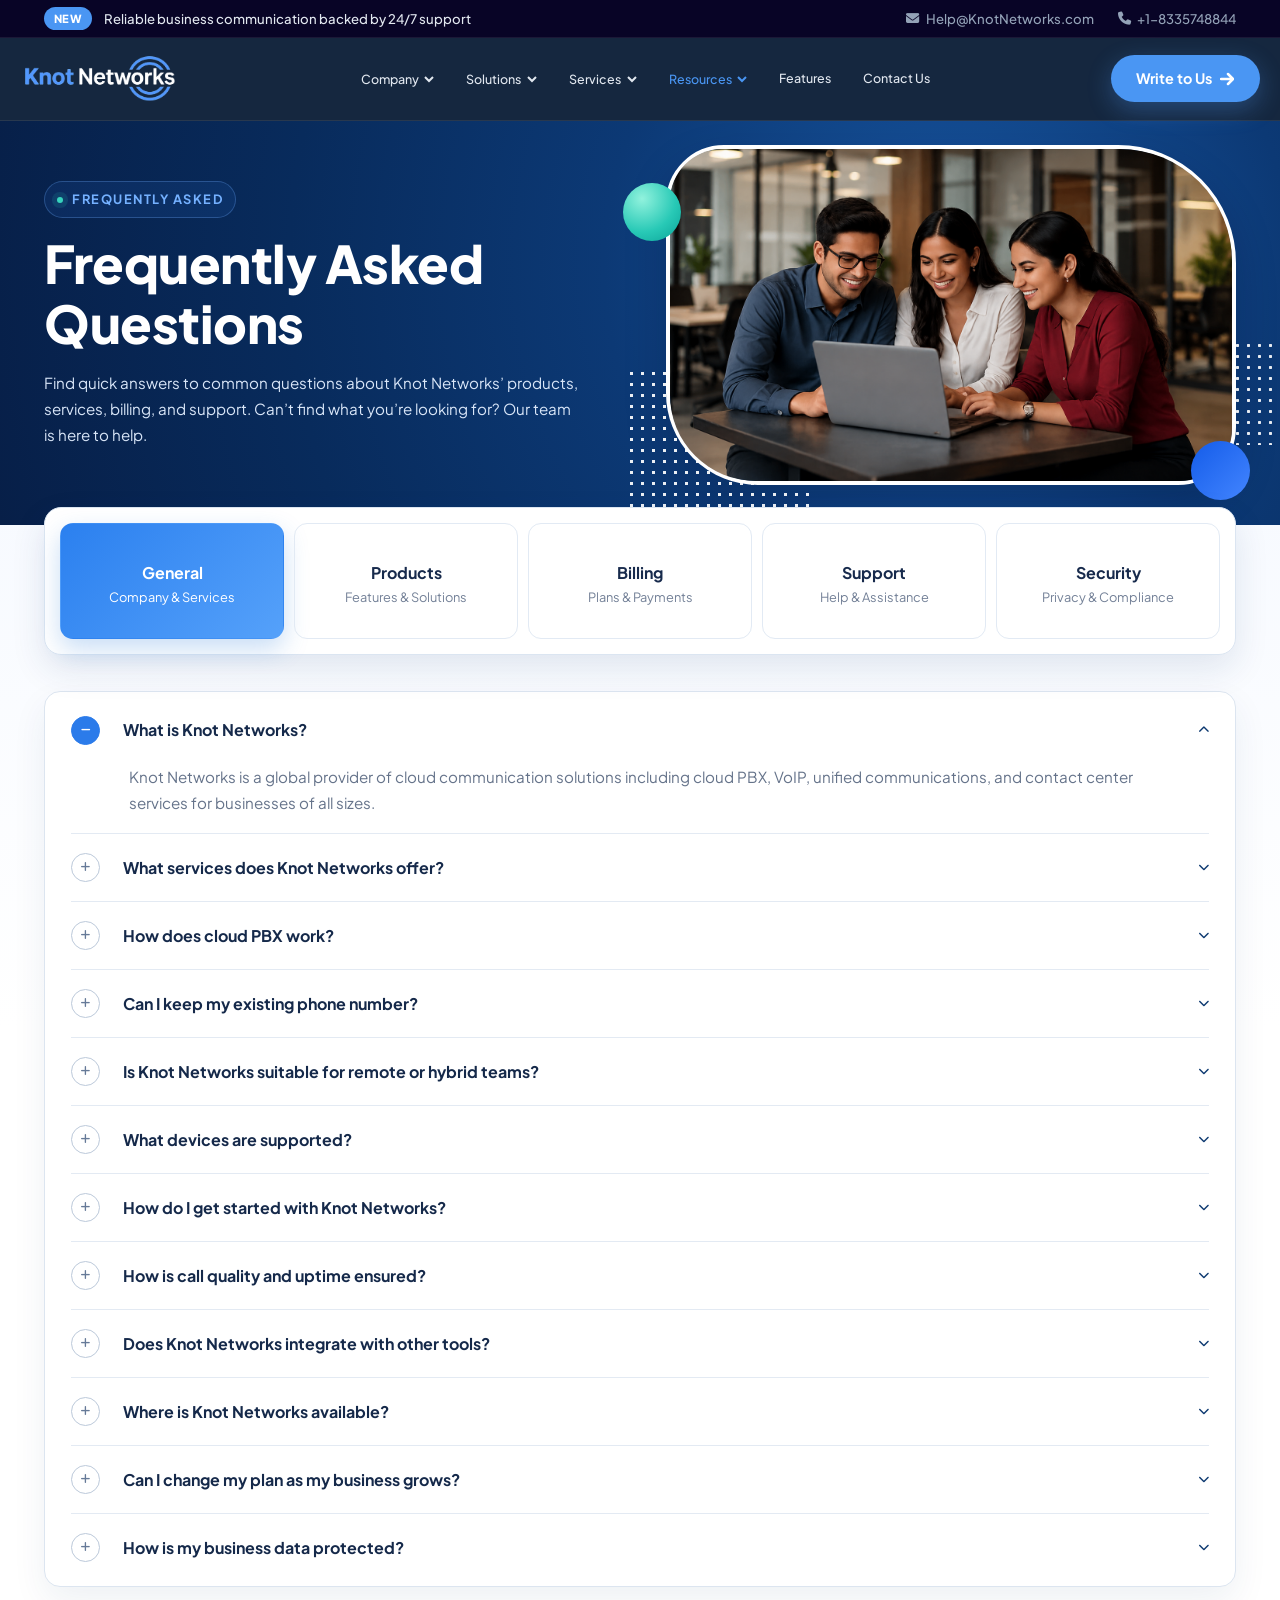
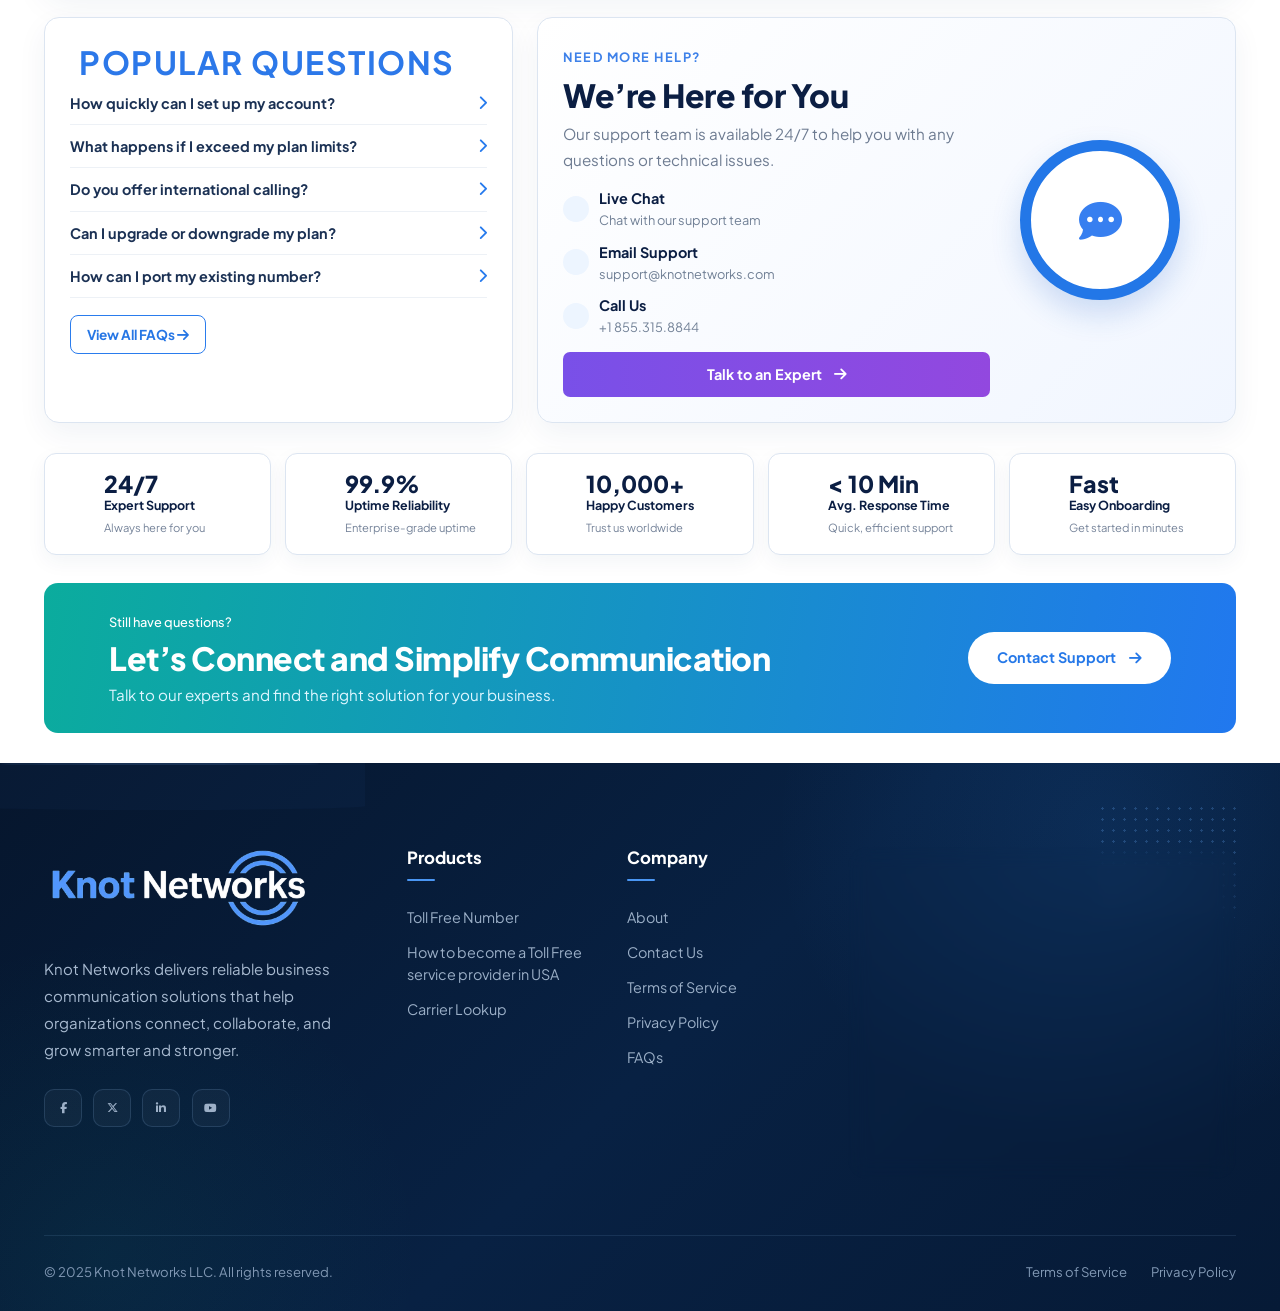
<file: faq.html>
<!DOCTYPE html>
<html lang="en">
<head>
  <meta charset="UTF-8">
  <meta name="viewport" content="width=device-width, initial-scale=1.0">
  <title>Frequently Asked Questions | Knot Networks</title>
  <meta name="description" content="Find answers about Knot Networks products, services, billing, support and security.">
  <link rel="stylesheet" href="https://cdnjs.cloudflare.com/ajax/libs/font-awesome/6.7.2/css/all.min.css">
  <link rel="stylesheet" href="https://cdn-uicons.flaticon.com/3.0.0/uicons-regular-rounded/css/uicons-regular-rounded.css">
  <link rel="stylesheet" href="assets/css/style.css">
  <link rel="stylesheet" href="assets/css/faq.css">
</head>
<body class="faq-page">
  <div class="top-bar"><div class="container top-bar-inner"><div class="announcement-left"><span class="badge-new">NEW</span><span class="announcement-text">Reliable business communication backed by 24/7 support</span></div><div class="top-bar-contact"><a href="mailto:help@knotnetworks.com" class="contact-link"><i class="fa-solid fa-envelope"></i> Help@KnotNetworks.com</a><a href="tel:+18335748844" class="contact-link"><i class="fa-solid fa-phone"></i> +1-8335748844</a></div></div></div>
  <header class="main-header"><div class="container navbar">
    <a href="index.html" class="brand-logo"><img src="assets/img/logo.webp" alt="Knot Networks" width="180"></a>
    <nav class="nav-menu" id="navMenu">
      <div class="nav-item has-dropdown"><button class="nav-link dropdown-trigger" type="button">Company <i class="fa-solid fa-chevron-down"></i></button><div class="nav-dropdown"><a href="about-us.html"><i class="fa-regular fa-building"></i><span><b>About Knot Networks</b><small>Our story, purpose and team</small></span></a><a href="about-us.html#leadership"><i class="fa-solid fa-users"></i><span><b>Leadership</b><small>Meet the people who guide us</small></span></a></div></div>
      <div class="nav-item has-dropdown"><button class="nav-link dropdown-trigger" type="button">Solutions <i class="fa-solid fa-chevron-down"></i></button><div class="nav-dropdown"><a href="index.html#solutions"><i class="fa-solid fa-phone-volume"></i><span><b>Toll-Free Numbers</b><small>Be easier for customers to reach</small></span></a><a href="index.html#solutions"><i class="fa-solid fa-headset"></i><span><b>VoIP Telephony</b><small>Flexible cloud calling</small></span></a></div></div>
      <div class="nav-item has-dropdown"><button class="nav-link dropdown-trigger" type="button">Services <i class="fa-solid fa-chevron-down"></i></button><div class="nav-dropdown"><a href="index.html#solutions"><i class="fa-solid fa-gears"></i><span><b>PBX Features</b><small>Smart routing and call tools</small></span></a></div></div>
      <div class="nav-item has-dropdown"><button class="nav-link dropdown-trigger" type="button">Resources <i class="fa-solid fa-chevron-down"></i></button><div class="nav-dropdown"><a href="index.html#resources"><i class="fa-regular fa-newspaper"></i><span><b>Communication Insights</b><small>Advice for modern businesses</small></span></a><a href="faq.html"><i class="fa-regular fa-circle-question"></i><span><b>FAQs</b><small>Fast answers to common questions</small></span></a></div></div>
      <a href="index.html#solutions" class="nav-link">Features</a><a href="contact-us.html" class="nav-link">Contact Us</a>
    </nav>
    <div class="nav-actions"><a href="contact-us.html#message" class="btn-primary">Write to Us <i class="fa-solid fa-arrow-right"></i></a></div>
    <button class="mobile-toggle" id="mobileToggle" aria-label="Toggle menu"><span></span><span></span><span></span></button>
  </div></header>

  <main>
    <section class="faq-hero"><div class="faq-hero-dots"></div><div class="container">
      <div class="faq-hero-grid"><div class="faq-hero-copy"><span class="faq-kicker">FREQUENTLY ASKED</span><h1>Frequently Asked<br>Questions</h1><p>Find quick answers to common questions about Knot Networks’ products, services, billing, and support. Can’t find what you’re looking for? Our team is here to help.</p></div>
        <div class="faq-hero-media"><img src="assets/img/faq/faq-hero-team.png" alt="Knot Networks team finding answers together"><span class="faq-orb mint"></span><span class="faq-orb blue"></span></div></div>
    </div></section>

    <section class="faq-content"><div class="container">
      <div class="faq-tabs" role="tablist" aria-label="FAQ categories">
        <button class="faq-tab active" data-category="general" type="button"><i class="fi fi-rr-headset"></i><b>General</b><span>Company &amp; Services</span></button>
        <button class="faq-tab" data-category="products" type="button"><i class="fi fi-rr-apps"></i><b>Products</b><span>Features &amp; Solutions</span></button>
        <button class="faq-tab" data-category="billing" type="button"><i class="fi fi-rr-credit-card"></i><b>Billing</b><span>Plans &amp; Payments</span></button>
        <button class="faq-tab" data-category="support" type="button"><i class="fi fi-rr-headset"></i><b>Support</b><span>Help &amp; Assistance</span></button>
        <button class="faq-tab" data-category="security" type="button"><i class="fi fi-rr-shield-check"></i><b>Security</b><span>Privacy &amp; Compliance</span></button>
      </div>

      <div class="faq-list">
        <article class="faq-item active" data-category="general"><button type="button" aria-expanded="true"><span class="faq-toggle"><i class="fa-solid fa-minus"></i></span><b>What is Knot Networks?</b><i class="fa-solid fa-chevron-up faq-chevron"></i></button><div class="faq-answer"><p>Knot Networks is a global provider of cloud communication solutions including cloud PBX, VoIP, unified communications, and contact center services for businesses of all sizes.</p></div></article>
        <article class="faq-item" data-category="general products"><button type="button" aria-expanded="false"><span class="faq-toggle"><i class="fa-solid fa-plus"></i></span><b>What services does Knot Networks offer?</b><i class="fa-solid fa-chevron-down faq-chevron"></i></button><div class="faq-answer"><p>We provide toll-free numbers, cloud PBX, hosted IVR, call forwarding, call recording, VoIP telephony, ACD and managed business communication services.</p></div></article>
        <article class="faq-item" data-category="products"><button type="button" aria-expanded="false"><span class="faq-toggle"><i class="fa-solid fa-plus"></i></span><b>How does cloud PBX work?</b><i class="fa-solid fa-chevron-down faq-chevron"></i></button><div class="faq-answer"><p>Cloud PBX routes business calls securely over the internet, removing the need for complex on-site phone hardware while keeping teams connected from anywhere.</p></div></article>
        <article class="faq-item" data-category="products"><button type="button" aria-expanded="false"><span class="faq-toggle"><i class="fa-solid fa-plus"></i></span><b>Can I keep my existing phone number?</b><i class="fa-solid fa-chevron-down faq-chevron"></i></button><div class="faq-answer"><p>Yes. In most cases, your existing business number can be ported to Knot Networks with minimal disruption.</p></div></article>
        <article class="faq-item" data-category="general products"><button type="button" aria-expanded="false"><span class="faq-toggle"><i class="fa-solid fa-plus"></i></span><b>Is Knot Networks suitable for remote or hybrid teams?</b><i class="fa-solid fa-chevron-down faq-chevron"></i></button><div class="faq-answer"><p>Yes. Our cloud-based services are designed to support office, remote, and hybrid teams across desktop and mobile devices.</p></div></article>
        <article class="faq-item" data-category="products support"><button type="button" aria-expanded="false"><span class="faq-toggle"><i class="fa-solid fa-plus"></i></span><b>What devices are supported?</b><i class="fa-solid fa-chevron-down faq-chevron"></i></button><div class="faq-answer"><p>Our solutions support compatible desk phones, computers, web browsers, smartphones, and softphone applications.</p></div></article>
        <article class="faq-item" data-category="general support"><button type="button" aria-expanded="false"><span class="faq-toggle"><i class="fa-solid fa-plus"></i></span><b>How do I get started with Knot Networks?</b><i class="fa-solid fa-chevron-down faq-chevron"></i></button><div class="faq-answer"><p>Contact our specialists, tell us what your business needs, and we will recommend and configure the right solution for you.</p></div></article>
        <article class="faq-item" data-category="support security"><button type="button" aria-expanded="false"><span class="faq-toggle"><i class="fa-solid fa-plus"></i></span><b>How is call quality and uptime ensured?</b><i class="fa-solid fa-chevron-down faq-chevron"></i></button><div class="faq-answer"><p>We use resilient cloud infrastructure, active monitoring and intelligent routing to provide dependable call quality and 99.9% uptime.</p></div></article>
        <article class="faq-item" data-category="products"><button type="button" aria-expanded="false"><span class="faq-toggle"><i class="fa-solid fa-plus"></i></span><b>Does Knot Networks integrate with other tools?</b><i class="fa-solid fa-chevron-down faq-chevron"></i></button><div class="faq-answer"><p>Yes. Integration options are available for popular CRM, productivity and customer-service platforms.</p></div></article>
        <article class="faq-item" data-category="general"><button type="button" aria-expanded="false"><span class="faq-toggle"><i class="fa-solid fa-plus"></i></span><b>Where is Knot Networks available?</b><i class="fa-solid fa-chevron-down faq-chevron"></i></button><div class="faq-answer"><p>Our cloud communication solutions support businesses across the United States and selected international markets.</p></div></article>
        <article class="faq-item" data-category="billing"><button type="button" aria-expanded="false"><span class="faq-toggle"><i class="fa-solid fa-plus"></i></span><b>Can I change my plan as my business grows?</b><i class="fa-solid fa-chevron-down faq-chevron"></i></button><div class="faq-answer"><p>Yes. Plans can be upgraded or adjusted as your team, usage, and feature requirements change.</p></div></article>
        <article class="faq-item" data-category="security"><button type="button" aria-expanded="false"><span class="faq-toggle"><i class="fa-solid fa-plus"></i></span><b>How is my business data protected?</b><i class="fa-solid fa-chevron-down faq-chevron"></i></button><div class="faq-answer"><p>We use secure infrastructure, access controls, monitoring, and industry-standard safeguards to protect your communications and account information.</p></div></article>
      </div>

      <div class="faq-help-grid">
        <div class="popular-card"><h2><i class="fi fi-rr-list-check"></i> POPULAR QUESTIONS</h2><a href="#">How quickly can I set up my account?<i class="fa-solid fa-chevron-right"></i></a><a href="#">What happens if I exceed my plan limits?<i class="fa-solid fa-chevron-right"></i></a><a href="#">Do you offer international calling?<i class="fa-solid fa-chevron-right"></i></a><a href="#">Can I upgrade or downgrade my plan?<i class="fa-solid fa-chevron-right"></i></a><a href="#">How can I port my existing number?<i class="fa-solid fa-chevron-right"></i></a><button type="button" data-show-all-faqs>View All FAQs <i class="fa-solid fa-arrow-right"></i></button></div>
        <div class="help-card"><div><span>NEED MORE HELP?</span><h2>We’re Here for You</h2><p>Our support team is available 24/7 to help you with any questions or technical issues.</p><ul><li><i class="fi fi-rr-comment"></i><span><b>Live Chat</b><small>Chat with our support team</small></span></li><li><i class="fi fi-rr-envelope"></i><span><b>Email Support</b><small>support@knotnetworks.com</small></span></li><li><i class="fi fi-rr-phone-call"></i><span><b>Call Us</b><small>+1 855.315.8844</small></span></li></ul><a href="contact-us.html#message">Talk to an Expert <i class="fa-solid fa-arrow-right"></i></a></div><div class="help-visual"><span><i class="fi fi-rr-headset"></i></span><i class="fa-solid fa-comment-dots"></i></div></div>
      </div>

      <div class="faq-metrics"><article><i class="fi fi-rr-headset"></i><strong>24/7</strong><div><b>Expert Support</b><span>Always here for you</span></div></article><article><i class="fi fi-rr-shield-check"></i><strong>99.9%</strong><div><b>Uptime Reliability</b><span>Enterprise-grade uptime</span></div></article><article><i class="fi fi-rr-users-alt"></i><strong>10,000+</strong><div><b>Happy Customers</b><span>Trust us worldwide</span></div></article><article><i class="fi fi-rr-clock-three"></i><strong>&lt; 10 Min</strong><div><b>Avg. Response Time</b><span>Quick, efficient support</span></div></article><article><i class="fi fi-rr-rocket-lunch"></i><strong>Fast</strong><div><b>Easy Onboarding</b><span>Get started in minutes</span></div></article></div>
      <div class="faq-cta"><div><span>Still have questions?</span><h2>Let’s Connect and Simplify Communication</h2><p>Talk to our experts and find the right solution for your business.</p></div><a href="contact-us.html#message">Contact Support <i class="fa-solid fa-arrow-right"></i></a></div>
    </div></section>
  </main>

  <footer class="main-footer"><div class="container footer-container"><div class="footer-main-grid">
    <div class="footer-brand-panel"><a href="index.html"><img class="footer-logo" src="assets/img/logo.webp" alt="Knot Networks"></a><p class="footer-brand-copy">Knot Networks delivers reliable business communication solutions that help organizations connect, collaborate, and grow smarter and stronger.</p><div class="footer-socials"><a href="#"><i class="fa-brands fa-facebook-f"></i></a><a href="#"><i class="fa-brands fa-x-twitter"></i></a><a href="#"><i class="fa-brands fa-linkedin-in"></i></a><a href="#"><i class="fa-brands fa-youtube"></i></a></div></div>
    <div class="footer-column"><h3 class="footer-col-title">Products</h3><div class="footer-links-list"><a href="#">Toll Free Number</a><a href="#">How to become a Toll Free service provider in USA</a><a href="#">Carrier Lookup</a></div></div>
    <div class="footer-column"><h3 class="footer-col-title">Company</h3><div class="footer-links-list"><a href="about-us.html">About</a><a href="contact-us.html">Contact Us</a><a href="#">Terms of Service</a><a href="#">Privacy Policy</a><a href="faq.html">FAQs</a></div></div>
    <div class="footer-column footer-office"><h3 class="footer-col-title">Corporate Office</h3><div class="footer-office-item"><i class="fa-solid fa-location-dot"></i><span>Knot Networks LLC 16885 Coastal Hwy, Dover Unit 12-0135 Rehoboth Beach, DE 19971 United States</span></div><a href="tel:+18553158844" class="footer-office-item"><i class="fa-solid fa-phone"></i><span>+1 855.315.8844</span></a><a href="mailto:hello@knotnetworks.com" class="footer-office-item"><i class="fa-solid fa-envelope"></i><span>hello@knotnetworks.com</span></a></div></div>
    <div class="footer-bottom-bar"><p>© 2025 Knot Networks LLC. All rights reserved.</p><div class="footer-legal-links"><a href="#">Terms of Service</a><a href="#">Privacy Policy</a></div></div>
  </div></footer>
  <script src="assets/js/shared-header.js"></script>
  <script src="assets/js/main.js"></script>
</body>
</html>
</file>
<file: assets/css/style.css>
/* ==========================================================================
   RTDS (Real Time Data Services) - Master Style Sheet
   ========================================================================== */

@import url('https://fonts.googleapis.com/css2?family=Plus+Jakarta+Sans:ital,wght@0,300;0,400;0,500;0,600;0,700;0,800;1,400;1,600&display=swap');

/* --- CSS Variables & Design System Tokens --- */
:root {
  --font-main: 'Plus Jakarta Sans', -apple-system, BlinkMacSystemFont, 'Segoe UI', Roboto, sans-serif;
  
  /* Brand Colors */
  --color-dark-bg: #071A33;
  --color-dark-gradient: linear-gradient(135deg, #071A33 0%, #0B2E5B 52%, #114A8B 100%);
  --color-header-bg: rgba(7, 26, 51, 0.94);
  
  --color-primary-cyan: #4A96F3;
  --color-primary-cyan-hover: #6FAEFF;
  --color-cyan-glow: rgba(74, 150, 243, 0.28);
  
  --color-accent-blue: #277DDC;
  --color-accent-purple: #376FAF;
  --color-accent-yellow: #F59E0B;
  --color-accent-green: #4A96F3;
  
  /* Neutral Colors */
  --color-light-bg: #F4F8FD;
  --color-light-blue-bg: #EBF3FB;
  --color-card-bg: #FFFFFF;
  --color-text-main: #1E293B;
  --color-text-muted: #64748B;
  --color-text-light: #94A3B8;
  --color-border: #E2E8F0;
  --color-border-dark: rgba(255, 255, 255, 0.12);

  /* Elevation / Shadows */
  --shadow-sm: 0 2px 8px rgba(11, 6, 51, 0.04);
  --shadow-md: 0 8px 24px rgba(11, 6, 51, 0.08);
  --shadow-lg: 0 16px 40px rgba(11, 6, 51, 0.12);
  --shadow-cyan: 0 8px 25px rgba(74, 150, 243, 0.32);

  /* Layout */
  --container-max-width: 1240px;
  --radius-sm: 8px;
  --radius-md: 16px;
  --radius-lg: 24px;
  --radius-pill: 9999px;
  --transition-fast: 0.2s cubic-bezier(0.4, 0, 0.2, 1);
  --transition-normal: 0.3s cubic-bezier(0.4, 0, 0.2, 1);
  --transition-slow: 0.5s cubic-bezier(0.4, 0, 0.2, 1);
}

/* Screenshot reference: executive quote + awards composition */
.testimonial-section {
  padding: 1.1rem 0 1.45rem;
  background-color: #fbfcfd;
  background-image: radial-gradient(circle, #d9e6e7 1px, transparent 1.15px);
  background-size: 11px 11px;
}

.testimonial-grid {
  max-width: 800px;
  min-height: 225px;
  padding-inline: 1rem;
  grid-template-columns: 310px minmax(0, 1fr);
  gap: 2.1rem;
}

.testimonial-portrait {
  width: 100%;
  height: 225px;
}

.executive-photo {
  width: 205px;
  height: 218px;
  border-radius: 7px;
  object-position: center 20%;
  box-shadow: 0 6px 18px rgba(30, 41, 59, 0.16);
}

.portrait-outline {
  width: 205px;
  height: 218px;
  border-width: 1px;
  border-radius: 12px;
}

.portrait-outline-one { right: 11px; top: -5px; }
.portrait-outline-two { right: 29px; top: 4px; }
.portrait-decor-mint { width: 112px; left: 3px; bottom: 6px; }
.portrait-decor-indigo { width: 90px; left: 22px; top: 66px; }

.quote-card {
  min-height: 205px;
  padding: 2.8rem 1.75rem 1.2rem;
  border: 1px solid #c9ddf7;
  border-radius: 2px;
  box-shadow: 0 4px 15px rgba(39, 125, 220, 0.1);
}

.quote-mark {
  top: .05rem;
  left: 1.65rem;
  color: #277DDC;
  font-size: 3.4rem;
  line-height: 1;
}

.quote-mark-close { right: 1.65rem; left: auto; }

.quote-text {
  margin-bottom: .85rem;
  color: #182335;
  font-size: .72rem;
  font-weight: 500;
  line-height: 1.72;
}

.author-name { font-size: .72rem; }
.author-title { font-size: .58rem; }

.linkedin-badge {
  width: 16px;
  height: 16px;
  margin-top: .5rem;
  font-size: .56rem;
}

.awards-section {
  padding: 1.15rem 0 1.75rem;
  background: linear-gradient(90deg, #fffaf0 0%, #fff7e5 52%, #fffaf1 100%);
}

.awards-section > .container {
  max-width: 850px;
  padding-inline: 1rem;
}

.awards-heading {
  margin-bottom: .2rem;
  font-size: .94rem;
  letter-spacing: -.02em;
}

.awards-section .section-desc {
  max-width: 620px;
  color: #394150;
  font-size: .58rem;
  line-height: 1.45;
}

.awards-layout {
  grid-template-columns: minmax(0, 4fr) 132px 172px;
  gap: .9rem;
  margin-top: 1.1rem;
}

.awards-cards-grid { gap: .55rem; }

.award-card {
  min-width: 0;
  border-radius: 7px;
  box-shadow: 0 3px 11px rgba(30, 41, 59, 0.11);
}

.award-card img {
  min-height: 0;
  height: 192px;
  object-fit: cover;
}

.award-recognition-stack { gap: .45rem; }

.award-recognition-stack img {
  min-height: 0;
  border-radius: 5px;
}

.awards-sidebar { padding: .05rem 0; }

.awards-sidebar-title {
  margin-bottom: .8rem;
  font-size: .57rem;
  line-height: 1.55;
}

.awards-sidebar-copy {
  margin-bottom: .7rem;
  font-size: .54rem;
  line-height: 1.6;
}

.awards-sidebar .know-more-link {
  gap: .35rem;
  font-size: .54rem;
}

.awards-sidebar .know-more-link svg {
  width: 10px;
  height: 10px;
}

@media (max-width: 900px) {
  .testimonial-grid {
    grid-template-columns: 270px minmax(0, 1fr);
    gap: 1.5rem;
  }

  .awards-layout {
    grid-template-columns: minmax(0, 1fr) 135px;
  }

  .awards-sidebar {
    grid-column: 1 / -1;
    display: grid;
    grid-template-columns: 1fr 1fr auto;
    gap: 1rem;
    align-items: start;
  }
}

@media (max-width: 680px) {
  .testimonial-section { padding: 2rem 0; }

  .testimonial-grid {
    grid-template-columns: 1fr;
    gap: 1.2rem;
  }

  .testimonial-portrait {
    max-width: 290px;
    margin-inline: auto;
    transform: none;
  }

  .quote-card { min-height: 0; }
  .awards-section { padding: 2rem 0; }

  .awards-layout {
    grid-template-columns: 1fr;
    gap: 1rem;
  }

  .awards-cards-grid {
    grid-template-columns: repeat(2, 1fr);
  }

  .award-card img { height: auto; }

  .award-recognition-stack {
    grid-template-columns: repeat(3, 1fr);
    grid-template-rows: repeat(2, 100px);
  }

  .awards-sidebar {
    grid-column: auto;
    display: block;
  }

  .awards-sidebar-title,
  .awards-sidebar-copy {
    font-size: .72rem;
  }
}

/* --- Base & Reset Rules --- */
*, *::before, *::after {
  box-sizing: border-box;
  margin: 0;
  padding: 0;
}

html {
  font-size: 16px;
  scroll-behavior: smooth;
}

body {
  font-family: var(--font-main);
  background-color: #FFFFFF;
  color: var(--color-text-main);
  line-height: 1.6;
  overflow-x: hidden;
  -webkit-font-smoothing: antialiased;
}

a {
  color: inherit;
  text-decoration: none;
  transition: color var(--transition-fast);
}

ul, ol {
  list-style: none;
}

img, svg {
  max-width: 100%;
  height: auto;
  display: block;
}

button, input {
  font-family: inherit;
  border: none;
  outline: none;
  background: none;
}

/* --- Container Utility --- */
.container {
  width: 100%;
  max-width: var(--container-max-width);
  margin-left: auto;
  margin-right: auto;
  padding-left: 1.5rem;
  padding-right: 1.5rem;
}

/* ==========================================================================
   1. ANNOUNCEMENT TOP BAR
   ========================================================================== */
.top-bar {
  background: #080426;
  color: #CBD5E1;
  font-size: 0.825rem;
  padding: 0.5rem 0;
  border-bottom: 1px solid rgba(255, 255, 255, 0.08);
}

.top-bar-inner {
  display: flex;
  justify-content: space-between;
  align-items: center;
  flex-wrap: wrap;
  gap: 1rem;
}

.announcement-left {
  display: flex;
  align-items: center;
  gap: 0.75rem;
}

.badge-new {
  background: var(--color-primary-cyan);
  color: #FFFFFF;
  font-weight: 800;
  font-size: 0.7rem;
  padding: 0.15rem 0.6rem;
  border-radius: var(--radius-pill);
  text-transform: uppercase;
  letter-spacing: 0.5px;
}

.announcement-text {
  color: #E2E8F0;
  font-weight: 500;
}

.top-bar-contact {
  display: flex;
  align-items: center;
  gap: 1.5rem;
}

.contact-link {
  display: flex;
  align-items: center;
  gap: 0.4rem;
  color: #94A3B8;
  font-weight: 500;
}

.contact-link:hover {
  color: var(--color-primary-cyan);
}

.contact-link svg {
  width: 14px;
  height: 14px;
  fill: currentColor;
}

/* ==========================================================================
   2. MAIN HEADER & NAVBAR
   ========================================================================== */
.main-header {
  position: sticky;
  top: 0;
  z-index: 1000;
  background: var(--color-header-bg);
  backdrop-filter: blur(12px);
  -webkit-backdrop-filter: blur(12px);
  border-bottom: 1px solid rgba(255, 255, 255, 0.08);
  transition: all var(--transition-normal);
}

.navbar {
  display: flex;
  align-items: center;
  justify-content: space-between;
  padding: 1rem 0;
}

.brand-logo {
  display: flex;
  align-items: center;
}

.nav-menu {
  display: flex;
  align-items: center;
  gap: 2rem;
}

.nav-link {
  color: #E2E8F0;
  font-size: 0.95rem;
  font-weight: 500;
  display: flex;
  align-items: center;
  gap: 0.35rem;
  padding: 0.5rem 0;
  position: relative;
}

.nav-link:hover, .nav-link.active {
  color: var(--color-primary-cyan);
}

.chevron-icon {
  width: 10px;
  height: 10px;
  fill: none;
  stroke: currentColor;
  stroke-width: 2;
  transition: transform var(--transition-fast);
}

.nav-link:hover .chevron-icon {
  transform: translateY(2px);
}

/* Primary Button */
.btn-primary {
  display: inline-flex;
  align-items: center;
  gap: 0.5rem;
  background: var(--color-primary-cyan);
  color: #FFFFFF;
  font-weight: 700;
  font-size: 0.9rem;
  padding: 0.75rem 1.6rem;
  border-radius: var(--radius-pill);
  transition: all var(--transition-fast);
  cursor: pointer;
  box-shadow: var(--shadow-cyan);
}

.btn-primary:hover {
  background: var(--color-primary-cyan-hover);
  transform: translateY(-2px);
  box-shadow: 0 10px 30px rgba(74, 150, 243, 0.42);
}

.btn-arrow {
  width: 14px;
  height: 14px;
  fill: none;
  stroke: currentColor;
  stroke-width: 2.5;
  stroke-linecap: round;
  stroke-linejoin: round;
  transition: transform var(--transition-fast);
}

.btn-primary:hover .btn-arrow {
  transform: translateX(4px);
}

/* Secondary Button Outline */
.btn-outline {
  display: inline-flex;
  align-items: center;
  gap: 0.5rem;
  background: transparent;
  color: #FFFFFF;
  font-weight: 600;
  font-size: 0.9rem;
  padding: 0.75rem 1.6rem;
  border-radius: var(--radius-pill);
  border: 1.5px solid rgba(255, 255, 255, 0.3);
  transition: all var(--transition-fast);
  cursor: pointer;
}

.btn-outline:hover {
  border-color: var(--color-primary-cyan);
  color: var(--color-primary-cyan);
  background: rgba(74, 150, 243, 0.09);
}

/* Mobile Toggle */
.mobile-toggle {
  display: none;
  flex-direction: column;
  gap: 5px;
  cursor: pointer;
  padding: 0.5rem;
}

.mobile-toggle span {
  width: 24px;
  height: 2px;
  background: #FFFFFF;
  border-radius: 2px;
  transition: all var(--transition-fast);
}

/* ==========================================================================
   3. HERO SECTION
   ========================================================================== */
.hero-section {
  background: var(--color-dark-gradient);
  color: #FFFFFF;
  position: relative;
  padding: 4rem 0 6rem 0;
  overflow: hidden;
}

/* Background Ambient Glows */
.hero-section::before {
  content: '';
  position: absolute;
  top: -10%;
  right: -5%;
  width: 600px;
  height: 600px;
  background: radial-gradient(circle, rgba(124, 58, 237, 0.25) 0%, rgba(0,0,0,0) 70%);
  pointer-events: none;
}

.hero-section::after {
  content: '';
  position: absolute;
  bottom: -10%;
  left: -5%;
  width: 500px;
  height: 500px;
  background: radial-gradient(circle, rgba(74, 150, 243, 0.18) 0%, rgba(0,0,0,0) 70%);
  pointer-events: none;
}

.hero-grid {
  display: grid;
  grid-template-columns: 1.1fr 0.9fr;
  gap: 3rem;
  align-items: center;
  position: relative;
  z-index: 2;
}

.hero-tag {
  color: var(--color-primary-cyan);
  font-weight: 700;
  font-size: 0.8rem;
  letter-spacing: 1.5px;
  text-transform: uppercase;
  margin-bottom: 1.25rem;
  display: block;
}

.hero-title {
  font-size: 3.25rem;
  font-weight: 800;
  line-height: 1.15;
  margin-bottom: 1.5rem;
  letter-spacing: -0.5px;
}

.hero-title span {
  color: var(--color-primary-cyan);
}

.hero-description {
  font-size: 1.1rem;
  color: #CBD5E1;
  line-height: 1.7;
  margin-bottom: 2.25rem;
  max-width: 540px;
}

.hero-actions {
  display: flex;
  align-items: center;
  gap: 1.25rem;
  flex-wrap: wrap;
}

.hero-visual-wrapper {
  position: relative;
  display: flex;
  justify-content: center;
  align-items: center;
}

.hero-image-container {
  position: relative;
  width: 100%;
  max-width: 520px;
  display: flex;
  justify-content: center;
  align-items: center;
}

.hero-bg-shape {
  position: absolute;
  top: 5%;
  left: -25%;
  width: 110%;
  height: 110%;
  object-fit: contain;
  z-index: 1;
  opacity: 0.85;
  pointer-events: none;
}

.hero-people-img {
  width: 100%;
  height: auto;
  position: relative;
  z-index: 2;
  filter: drop-shadow(0 15px 30px rgba(0, 0, 0, 0.3));
  animation: floatAnim 6s ease-in-out infinite;
}

.hero-badge-img {
  position: absolute;
  bottom: -20px;
  right: -10px;
  width: 150px;
  height: auto;
  z-index: 3;
  filter: drop-shadow(0 10px 20px rgba(0, 0, 0, 0.25));
  animation: pulseBadge 3s ease-in-out infinite;
}

.hero-dot-img {
  position: absolute;
  top: 35%;
  right: -30px;
  width: 60px;
  height: auto;
  z-index: 3;
  animation: floatDot 4s ease-in-out infinite;
}

@keyframes floatAnim {
  0%, 100% { transform: translateY(0px); }
  50% { transform: translateY(-10px); }
}

@keyframes floatDot {
  0%, 100% { transform: translateY(0px) scale(1); }
  50% { transform: translateY(-8px) scale(1.08); }
}

@keyframes pulseBadge {
  0%, 100% { transform: scale(1); }
  50% { transform: scale(1.04); }
}

/* ==========================================================================
   4. OUR OFFERINGS SECTION
   ========================================================================== */
/* ==========================================================================
   4. OUR OFFERINGS SECTION (CHANGING THE GAME GLOBALLY)
   ========================================================================== */
.offerings-section {
  background: #16b896;
  padding: 5rem 0;
  position: relative;
  color: #FFFFFF;
}

.section-title-light {
  font-size: 2.5rem;
  font-weight: 800;
  color: #FFFFFF;
  text-align: center;
  margin-bottom: 0.75rem;
}

.section-desc-light {
  font-size: 1.05rem;
  color: rgba(255, 255, 255, 0.95);
  max-width: 700px;
  margin: 0 auto 3.5rem auto;
  text-align: center;
  line-height: 1.63;
  font-weight: 500;
}

.offerings-grid {
  display: grid;
  grid-template-columns: 1fr 1fr;
  gap: 4rem;
  align-items: center;
}

/* Accordion Component */
.accordion-list {
  display: flex;
  flex-direction: column;
  gap: 1rem;
}

.accordion-card {
  background: #FFFFFF;
  border-radius: var(--radius-md);
  padding: 1.25rem 1.75rem;
  box-shadow: 0 8px 24px rgba(0, 0, 0, 0.08);
  border: none;
  transition: all var(--transition-normal);
}

.accordion-header {
  display: flex;
  align-items: center;
  justify-content: space-between;
  cursor: pointer;
  user-select: none;
}

.accordion-title {
  font-size: 1.35rem;
  font-weight: 800;
  color: var(--color-dark-bg);
}

.accordion-toggle-btn {
  width: 28px;
  height: 28px;
  border-radius: 50%;
  background: var(--color-dark-bg);
  color: #FFFFFF;
  display: flex;
  align-items: center;
  justify-content: center;
  font-weight: 800;
  font-size: 1.1rem;
  transition: all var(--transition-fast);
  position: relative;
}

.accordion-toggle-btn::before {
  content: "";
  position: absolute;
  top: 50%;
  left: 50%;
  width: 10px;
  height: 2px;
  border-radius: 2px;
  background: currentColor;
  transform: translate(-50%, -50%);
}

.accordion-toggle-btn::after {
  content: "";
  position: absolute;
  top: 50%;
  left: 50%;
  width: 2px;
  height: 10px;
  border-radius: 2px;
  background: currentColor;
  transform: translate(-50%, -50%);
  transition: transform var(--transition-fast), opacity var(--transition-fast);
}

.accordion-card.active .accordion-toggle-btn::after {
  opacity: 0;
  transform: translate(-50%, -50%) scaleY(0);
}

.accordion-body {
  display: none;
  margin-top: 1rem;
  padding-top: 0.75rem;
  border-top: 1px solid #F1F5F9;
  font-size: 0.95rem;
  color: #475569;
  line-height: 1.7;
}

.accordion-card.active .accordion-body {
  display: block;
  animation: fadeIn 0.35s ease;
}

@keyframes fadeIn {
  from { opacity: 0; transform: translateY(-5px); }
  to { opacity: 1; transform: translateY(0); }
}

.btn-learn-more {
  display: inline-block;
  background: #16b896;
  color: #FFFFFF;
  font-weight: 700;
  font-size: 0.85rem;
  padding: 0.6rem 1.4rem;
  border-radius: 8px;
  margin-top: 1.25rem;
  transition: background var(--transition-fast);
  text-decoration: none;
}

.btn-learn-more:hover {
  background: #0e967a;
}

/* Right Visual Container */
.offerings-visual-wrapper {
  display: flex;
  justify-content: center;
  align-items: center;
  position: relative;
}

.offerings-visual-circle {
  width: auto;
  height: auto;
  border-radius: 50%;
  /* background: #DCF7F3; */
  position: relative;
  /* display: flex; */
  /* align-items: center; */
  /* justify-content: center; */
  /* padding: 3rem; */
  /* box-shadow: 0 15px 35px rgba(0, 0, 0, 0.1); */
}

.orbit-line {
  position: absolute;
  width: 460px;
  height: 460px;
  border-radius: 50%;
  border: 1.5px solid rgba(255, 255, 255, 0.7);
  top: -20px;
  left: -20px;
  pointer-events: none;
  transform: rotate(-15deg);
}

.dot-matrix {
  position: absolute;
  bottom: 40px;
  left: 25px;
  width: 60px;
  height: 40px;
  background-image: radial-gradient(circle, rgba(255, 255, 255, 0.8) 2px, transparent 2px);
  background-size: 10px 10px;
  pointer-events: none;
}

.active-tab-logo {
  width: 100%;
  height: 100%;
  object-fit: cover;
  transition: opacity 0.3s ease, transform 0.3s ease;
}

.active-tab-logo.changing {
  opacity: 0;
  transform: scale(0.92);
}

/* ==========================================================================
   5. LEADERSHIP & CULTURE SECTIONS
   ========================================================================== */
.leadership-culture-section {
  padding: 6rem 0;
  background: #FFFFFF;
}

.flex-row-block {
  display: grid;
  grid-template-columns: 1fr 1.1fr;
  gap: 4rem;
  align-items: center;
  margin-bottom: 6rem;
}

.flex-row-block.reverse {
  grid-template-columns: 1.1fr 1fr;
}

/* Visual Frame Base */
.visual-frame {
  position: relative;
  display: flex;
  justify-content: center;
}

/* Leadership Visual Frame Styling */
.leadership-visual-frame {
  position: relative;
  width: 100%;
  max-width: 480px;
  display: flex;
  justify-content: center;
  align-items: center;
}

.leadership-main-img {
  position: relative;
  z-index: 2;
  width: 380px;
  height: 290px;
  object-fit: cover;
  border-radius: 20px;
  box-shadow: 0 15px 35px rgba(11, 6, 51, 0.12);
}

.lead-blue-bg {
  position: absolute;
  top: 15px;
  left: 0px;
  width: 140px;
  /* height: 180px; */
  height: 100px;
  background: linear-gradient(135deg, #1d4ed8 0%, #1e40af 100%);
  border-radius: 60px 0 0 60px;
  z-index: 1;
}

.lead-border-frame {
  position: absolute;
  top: 25px;
  right: 5px;
  width: 360px;
  height: 270px;
  border: 1.5px solid #2563eb;
  border-radius: 20px;
  z-index: 1;
  opacity: 0.6;
}

.lead-dot-matrix {
  position: absolute;
  bottom: 10px;
  left: -20px;
  width: 60px;
  height: 80px;
  background-image: radial-gradient(circle, #cbd5e1 2px, transparent 2px);
  background-size: 10px 10px;
  z-index: 1;
}

/* Culture Visual Frame Styling */
.culture-visual-frame {
  position: relative;
  width: 100%;
  max-width: 500px;
  height: 360px;
  display: flex;
  align-items: center;
  justify-content: center;
}

.culture-img-big {
  width: 290px;
  height: 290px;
  border-radius: 50%;
  overflow: hidden;
  position: absolute;
  right: 10px;
  top: 30px;
  z-index: 3;
  box-shadow: 0 12px 30px rgba(0, 0, 0, 0.12);
}

.culture-img-big img {
  width: 100%;
  height: 100%;
  object-fit: cover;
}

.culture-img-small {
  width: 190px;
  height: 190px;
  border-radius: 50%;
  overflow: hidden;
  position: absolute;
  left: 20px;
  bottom: 20px;
  z-index: 4;
  border: 4px solid #FFFFFF;
  box-shadow: 0 12px 30px rgba(0, 0, 0, 0.15);
}

.culture-img-small img {
  width: 100%;
  height: 100%;
  object-fit: cover;
}

.culture-decor-yellow {
  position: absolute;
  top: 10px;
  left: 100px;
  width: 55px;
  height: 55px;
  z-index: 2;
}

.culture-decor-blue {
  position: absolute;
  bottom: -5px;
  right: 15px;
  width: 85px;
  height: 85px;
  z-index: 2;
}

.culture-decor-green {
  position: absolute;
  top: 140px;
  right: -10px;
  width: 40px;
  height: 40px;
  z-index: 2;
}

.culture-dot-matrix {
  position: absolute;
  bottom: 10px;
  left: 180px;
  width: 70px;
  height: 35px;
  background-image: radial-gradient(circle, #cbd5e1 2px, transparent 2px);
  background-size: 10px 10px;
  z-index: 1;
}

.block-text {
  padding: 1rem 0;
}

.block-title {
  font-size: 2.2rem;
  font-weight: 800;
  color: var(--color-dark-bg);
  line-height: 1.25;
  margin-top: 0.5rem;
  margin-bottom: 1.25rem;
}

.block-desc {
  font-size: 1.05rem;
  color: var(--color-text-muted);
  line-height: 1.7;
  margin-bottom: 2rem;
}

/* ==========================================================================
   6. METRICS & IMPACT STATS GRID
   ========================================================================== */
.metrics-section {
  background:
    radial-gradient(circle at 50% 45%, rgba(55, 37, 158, 0.55), transparent 55%),
    linear-gradient(110deg, #160653 0%, #20106d 48%, #180854 100%);
  color: #FFFFFF;
  padding: 2.5rem 0;
  position: relative;
}

.metrics-grid {
  display: grid;
  grid-template-columns: repeat(4, 1fr);
  gap: 0;
}

.metric-card {
  min-height: 96px;
  padding: 1.15rem 2rem;
  display: flex;
  align-items: center;
  gap: 1.25rem;
  transition: all var(--transition-normal);
  position: relative;
}

.metric-card:not(:nth-child(4n))::after {
  content: "";
  position: absolute;
  top: 22%;
  right: 0;
  width: 1px;
  height: 56%;
  background: rgba(255, 255, 255, 0.23);
}

.metric-card:nth-child(-n+4)::before {
  content: "";
  position: absolute;
  left: 9%;
  bottom: 0;
  width: 82%;
  height: 1px;
  background: rgba(255, 255, 255, 0.12);
}

.metric-card:hover {
  background: rgba(255, 255, 255, 0.055);
}

.metric-icon-box {
  width: 42px;
  height: 42px;
  color: #bdb8df;
  display: flex;
  align-items: center;
  justify-content: center;
  flex-shrink: 0;
}

.metric-icon-box i {
  display: inline-flex;
  align-items: center;
  justify-content: center;
  font-size: 2rem;
  line-height: 1;
}

.metric-number {
  font-size: 1.65rem;
  font-weight: 700;
  color: #FFFFFF;
  line-height: 1;
  margin-bottom: 0.3rem;
}

.metric-label {
  font-size: 0.72rem;
  color: #d0cce8;
  font-weight: 500;
}

/* ==========================================================================
   7. EXECUTIVE TESTIMONIAL SECTION
   ========================================================================== */
.testimonial-section {
  padding: 6rem 0;
  background: #F8FAFC;
}

.testimonial-grid {
  display: grid;
  grid-template-columns: 0.8fr 1.2fr;
  gap: 3.5rem;
  align-items: center;
}

.quote-card {
  background: #FFFFFF;
  border-radius: var(--radius-lg);
  padding: 3rem;
  box-shadow: var(--shadow-md);
  border: 1px solid var(--color-border);
  position: relative;
}

.quote-mark {
  font-size: 4rem;
  font-weight: 800;
  color: var(--color-primary-cyan);
  line-height: 1;
  margin-bottom: 0.5rem;
}

.quote-text {
  font-size: 1.2rem;
  font-weight: 500;
  color: #1E293B;
  line-height: 1.7;
  margin-bottom: 2rem;
  font-style: italic;
}

.author-info {
  display: flex;
  justify-content: space-between;
  align-items: flex-end;
  border-top: 1px solid #F1F5F9;
  padding-top: 1.5rem;
}

.author-name {
  font-size: 1.15rem;
  font-weight: 700;
  color: var(--color-dark-bg);
}

.author-title {
  font-size: 0.875rem;
  color: var(--color-text-muted);
}

.linkedin-badge {
  color: #0A66C2;
  font-weight: 700;
  font-size: 1.1rem;
}

/* ==========================================================================
   8. AWARDS & RECOGNITION SECTION
   ========================================================================== */
.awards-section {
  padding: 5rem 0;
  background: #FFFDF5;
}

.awards-layout {
  display: grid;
  grid-template-columns: 2.2fr 1fr;
  gap: 2.5rem;
}

.awards-cards-grid {
  display: grid;
  grid-template-columns: repeat(4, 1fr);
  gap: 1.25rem;
}

.award-card {
  background: #FFFFFF;
  border-radius: var(--radius-md);
  padding: 1.75rem 1rem;
  text-align: center;
  box-shadow: var(--shadow-sm);
  border: 1px solid #F1F5F9;
  display: flex;
  flex-direction: column;
  align-items: center;
  justify-content: center;
  gap: 0px;
  transition: transform var(--transition-fast);
}

.award-card:hover {
  transform: translateY(-4px);
  box-shadow: var(--shadow-md);
}

.award-icon-box {
  height: 60px;
  display: flex;
  align-items: center;
  justify-content: center;
}

.award-title {
  font-size: 0.875rem;
  font-weight: 700;
  color: #334155;
}

.awards-sidebar {
  background: #FFFFFF;
  border-radius: var(--radius-md);
  padding: 2rem;
  box-shadow: var(--shadow-sm);
  border: 1px solid #F1F5F9;
}

.awards-sidebar-title {
  font-size: 0.95rem;
  font-weight: 600;
  color: var(--color-text-muted);
  margin-bottom: 1rem;
  line-height: 1.6;
}

/* Screenshot-matched testimonial and awards composition */
.testimonial-section {
  padding: 2.2rem 0 3rem;
  background-color: #fbfcfd;
  background-image: radial-gradient(#d7e2e4 1.2px, transparent 1.2px);
  background-size: 12px 12px;
}

.testimonial-grid {
  grid-template-columns: 0.9fr 1.5fr;
  gap: 4rem;
  max-width: 960px;
}

.testimonial-portrait {
  position: relative;
  height: 280px;
  display: flex;
  align-items: center;
  justify-content: flex-end;
}

.executive-photo {
  position: relative;
  z-index: 4;
  width: 225px;
  height: 260px;
  object-fit: cover;
  object-position: center 18%;
  border-radius: 8px;
  box-shadow: 0 10px 28px rgba(30, 41, 59, 0.15);
}

.portrait-outline {
  position: absolute;
  z-index: 1;
  width: 225px;
  height: 255px;
  border: 2px solid #d9e6e7;
  border-radius: 15px;
}

.portrait-outline-one { right: 16px; top: 2px; }
.portrait-outline-two { right: 36px; top: 12px; }

.portrait-decor {
  position: absolute;
  z-index: 2;
  object-fit: contain;
}

.portrait-decor-mint { width: 130px; left: 12px; bottom: 4px; }
.portrait-decor-indigo { width: 105px; left: 30px; top: 80px; }

.quote-card {
  border-radius: 3px;
  padding: 3rem 2rem 2rem;
  box-shadow: 0 5px 20px rgba(15, 118, 110, 0.08);
  border-color: #cceeed;
}

.quote-mark {
  position: absolute;
  left: 2rem;
  top: 0.2rem;
  font-size: 3.7rem;
  margin: 0;
}

.quote-mark-close { left: auto; right: 2rem; }

.quote-text {
  font-size: 0.95rem;
  line-height: 1.65;
  margin-bottom: 1.25rem;
  font-style: normal;
}

.author-info {
  display: block;
  border: 0;
  padding: 0;
}

.author-name { font-size: 0.9rem; }
.author-title { font-size: 0.73rem; }

.linkedin-badge {
  display: inline-flex;
  align-items: center;
  justify-content: center;
  width: 21px;
  height: 21px;
  margin-top: 0.75rem;
  border-radius: 2px;
  background: #0a66c2;
  color: #fff;
  font-size: 0.72rem;
}

.awards-section {
  padding: 2rem 0 3rem;
  background: linear-gradient(90deg, #fffaf0 0%, #fff7e5 50%, #fffaf0 100%);
}

.awards-heading {
  color: #0b1634;
  font-size: 1.45rem;
  font-weight: 800;
  margin-bottom: 0.45rem;
}

.awards-layout {
  grid-template-columns: minmax(0, 3.1fr) minmax(170px, 1fr) minmax(190px, 1fr);
  gap: 1.5rem;
  align-items: stretch;
  margin-top: 2rem;
}

.awards-cards-grid { gap: 0.75rem; }

.award-card {
  padding: 0;
  border-radius: 8px;
  overflow: hidden;
  border-color: #eee8dd;
  box-shadow: 0 4px 14px rgba(30, 41, 59, 0.12);
}

.award-card img {
  display: block;
  width: 100%;
  height: 100%;
  min-height: 235px;
  object-fit: cover;
}

.award-recognition-stack {
  display: grid;
  grid-template-columns: repeat(2, 1fr);
  grid-template-rows: repeat(3, 1fr);
  gap: 0.65rem;
}

.award-recognition-stack img {
  width: 100%;
  height: 100%;
  min-height: 72px;
  object-fit: cover;
  border: 1px solid #eee8dd;
  border-radius: 7px;
  box-shadow: 0 3px 10px rgba(30, 41, 59, 0.1);
}

.awards-sidebar {
  padding: 0.25rem 0;
  background: transparent;
  border: 0;
  border-radius: 0;
  box-shadow: none;
}

.awards-sidebar-title {
  font-size: 0.82rem;
  font-weight: 700;
  color: #17213a;
  margin-bottom: 1.1rem;
  line-height: 1.55;
}

.awards-sidebar-copy {
  font-size: 0.76rem;
  line-height: 1.6;
  color: #687084;
  margin-bottom: 1.2rem;
}

/* ==========================================================================
   9. MEET OUR CUSTOMERS SECTION
   ========================================================================== */
.customers-section {
  padding: 5rem 0;
  background: #FFFFFF;
}

.customers-grid {
  display: grid;
  grid-template-columns: repeat(6, 1fr);
  gap: 1.25rem;
}

.customer-logo-card {
  background: #F8FAFC;
  border: 1px solid var(--color-border);
  border-radius: var(--radius-sm);
  padding: 1.5rem 1rem;
  display: flex;
  align-items: center;
  justify-content: center;
  font-weight: 800;
  font-size: 1.1rem;
  color: #334155;
  letter-spacing: 0.5px;
  transition: all var(--transition-fast);
}

.customer-logo-card:hover {
  background: #FFFFFF;
  border-color: var(--color-primary-cyan);
  box-shadow: var(--shadow-sm);
  /* transform: translateY(-1px); */
}

/* Screenshot-matched customer logo gallery */
.customers-section {
  padding: 1.25rem 0 1rem;
  background: #fff;
}

.customers-container {
  max-width: 1180px;
}

.customers-heading {
  margin-bottom: .85rem;
  color: #101933;
  font-size: 1.45rem;
  font-weight: 800;
  line-height: 1.2;
  text-align: center;
}

.customers-grid {
  grid-template-columns: repeat(6, minmax(0, 1fr));
  gap: .65rem;
}

.customer-logo-card {
  height: 104px;
  padding: .8rem 1rem;
  overflow: hidden;
  border: 1px solid #e7eaee;
  border-radius: 5px;
  background: #fff;
  box-shadow: 0 2px 8px rgba(15, 23, 42, .05);
}

.customer-logo-card img {
  width: 100%;
  height: 100%;
  object-fit: cover;
}

.customers-pagination {
  display: flex;
  align-items: center;
  justify-content: center;
  gap: .45rem;
  margin-top: .8rem;
}

.customers-dots {
  display: flex;
  gap: .35rem;
}

.customer-page-dot {
  width: 6px;
  height: 6px;
  padding: 0;
  border-radius: 50%;
  background: #cbd0d7;
  cursor: pointer;
}

.customer-page-dot.active {
  background: #19284c;
}

.customers-page-arrow {
  display: inline-flex;
  width: 27px;
  height: 27px;
  align-items: center;
  justify-content: center;
  border-radius: 7px;
  background: #ffad20;
  color: #fff;
  cursor: pointer;
  font-size: .65rem;
}

@media (max-width: 1024px) {
  .customers-grid { grid-template-columns: repeat(3, 1fr); }
}

@media (max-width: 600px) {
  .customers-grid { grid-template-columns: repeat(2, 1fr); }
  .customer-logo-card { height: 92px; }
}

/* ==========================================================================
   10. CAREER AT RTDS & WHAT'S HAPPENING SECTIONS
   ========================================================================== */
.career-section {
  padding: 5rem 0;
  background: #F4F8FD;
}

.career-grid {
  display: grid;
  grid-template-columns: 0.9fr 1.1fr;
  gap: 2rem;
}

.career-dark-card {
  background: var(--color-dark-bg);
  color: #FFFFFF;
  border-radius: var(--radius-lg);
  padding: 2.5rem;
  display: flex;
  flex-direction: column;
  justify-content: space-between;
}

.news-list {
  display: flex;
  flex-direction: column;
  gap: 1.25rem;
  margin: 2rem 0;
}

.news-item {
  display: flex;
  align-items: center;
  justify-content: space-between;
  padding-bottom: 1rem;
  border-bottom: 1px solid rgba(255, 255, 255, 0.1);
  color: #CBD5E1;
  font-size: 0.95rem;
  font-weight: 500;
  cursor: pointer;
  transition: color var(--transition-fast);
}

.news-item:hover {
  color: var(--color-primary-cyan);
}

.career-gallery {
  border-radius: var(--radius-lg);
  overflow: hidden;
  box-shadow: var(--shadow-md);
}

/* Screenshot-matched Career at RTDS panel */
.career-section {
  padding: 3rem 0;
  background: #fff;
}

.career-grid {
  grid-template-columns: minmax(300px, 0.78fr) minmax(0, 1.32fr);
  gap: 1.35rem;
  align-items: stretch;
}

.career-dark-card {
  min-height: 360px;
  padding: 1.4rem 1.6rem;
  border-radius: 15px;
  background:
    radial-gradient(circle at 25% 15%, rgba(92, 55, 210, 0.6), transparent 35%),
    linear-gradient(145deg, #291078 0%, #25106e 100%);
  box-shadow: 0 8px 20px rgba(42, 18, 117, 0.18);
}

.career-news-list {
  display: flex;
  flex-direction: column;
}

.career-news-item {
  display: grid;
  grid-template-columns: 42px 1fr 18px;
  gap: 0.85rem;
  align-items: center;
  min-height: 83px;
  padding: 0.75rem 0;
  color: #fff;
  border-bottom: 1px solid rgba(255, 255, 255, 0.12);
  font-size: 0.77rem;
  font-weight: 600;
  line-height: 1.45;
  transition: color var(--transition-fast), padding-left var(--transition-fast);
}

.career-news-item:hover {
  color: #8cf3df;
  padding-left: 0.25rem;
}

.career-news-icon {
  width: 42px;
  height: 42px;
  display: inline-flex;
  align-items: center;
  justify-content: center;
  border-radius: 8px;
  background: rgba(255, 255, 255, 0.11);
  color: #bcaef0;
  font-size: 1.25rem;
}

.career-news-arrow {
  font-size: 0.75rem;
  justify-self: end;
}

.career-explore-btn {
  align-self: flex-start;
  display: inline-flex;
  align-items: center;
  gap: 0.55rem;
  margin-top: 1.1rem;
  padding: 0.68rem 1.1rem;
  border-radius: 4px;
  background: #fff;
  color: #24116b;
  font-size: 0.74rem;
  font-weight: 700;
  box-shadow: 0 4px 12px rgba(0, 0, 0, 0.12);
}

.career-content {
  display: flex;
  min-width: 0;
  flex-direction: column;
}

.career-heading {
  margin: 0 0 0.7rem;
}

.career-heading h2 {
  color: #111827;
  font-size: 1.25rem;
  font-weight: 800;
  line-height: 1.15;
}

.career-heading p {
  margin-top: 0.2rem;
  color: #4b5563;
  font-size: 0.8rem;
  font-weight: 500;
}

.career-gallery {
  flex: 1;
  display: grid;
  grid-template-columns: 1.03fr 0.72fr 0.72fr;
  grid-template-rows: 1fr 1fr;
  gap: 5px;
  min-height: 310px;
  border-radius: 10px;
  box-shadow: none;
  background: #fff;
}

.career-photo {
  min-width: 0;
  min-height: 0;
  overflow: hidden;
}

.career-photo img {
  display: block;
  width: 100%;
  height: 100%;
  object-fit: cover;
  transition: transform 0.45s ease;
}

.career-photo:hover img {
  transform: scale(1.04);
}

.career-photo-main {
  grid-row: 1 / 3;
  border-radius: 9px 0 0 9px;
}

.career-photo-party {
  grid-column: 2 / 4;
  border-radius: 0 9px 0 0;
}

.career-photo-activity {
  grid-column: 2;
}

.career-photo-celebration {
  grid-column: 3;
  border-radius: 0 0 9px 0;
}

/* What's Happening Section */
.happening-section {
  position: relative;
  overflow: hidden;
  background:
    radial-gradient(circle at 78% 20%, rgba(77, 32, 159, 0.55), transparent 42%),
    linear-gradient(115deg, #17084f 0%, #24106b 55%, #321181 100%);
  color: #FFFFFF;
  padding: 2rem 0 2.2rem;
}

.happening-dot-wave {
  position: absolute;
  z-index: 0;
  left: -6%;
  bottom: -42%;
  width: 49%;
  height: auto;
  opacity: 0.72;
  mix-blend-mode: screen;
  pointer-events: none;
}

.happening-grid {
  position: relative;
  z-index: 1;
  display: grid;
  grid-template-columns: minmax(275px, 0.75fr) minmax(0, 1.45fr);
  gap: 1rem;
  /* max-width: 920px; */
  align-items: end;
}

.happening-news {
  padding-bottom: 0.15rem;
}

.happening-news-list {
  display: flex;
  flex-direction: column;
  overflow: hidden;
  border-radius: 6px;
  background: rgba(255, 255, 255, 0.065);
  box-shadow: 0 8px 22px rgba(7, 4, 32, 0.13);
}

.happening-news-item {
  display: grid;
  grid-template-columns: 1fr 18px;
  gap: 0.8rem;
  align-items: center;
  min-height: 62px;
  padding: 0.78rem 1rem;
  color: #f3efff;
  border-bottom: 1px solid rgba(255, 255, 255, 0.105);
  font-size: 0.67rem;
  font-weight: 500;
  line-height: 1.45;
  transition: background var(--transition-fast), padding-left var(--transition-fast);
}

.happening-news-item:last-child {
  border-bottom: 0;
}

.happening-news-item:hover {
  padding-left: 1.15rem;
  background: rgba(255, 255, 255, 0.075);
}

.happening-news-item i {
  justify-self: end;
  color: #e7e0ff;
  font-size: 0.72rem;
}

.happening-all-news {
  display: inline-flex;
  align-items: center;
  gap: 0.6rem;
  margin-top: 0.65rem;
  padding: 0.62rem 1.05rem;
  border-radius: 4px;
  background: #fff;
  color: #1f0a65;
  box-shadow: 0 4px 12px rgba(7, 4, 32, 0.2);
  font-size: 0.7rem;
  font-weight: 700;
}

.happening-feature h2 {
  margin-bottom: 0.65rem;
  color: #fff;
  font-size: 1rem;
  font-weight: 800;
  letter-spacing: 0.01em;
}

.happening-photo-frame {
  height: 256px;
  padding: 8px;
  overflow: hidden;
  border: 1px solid rgba(255, 255, 255, 0.16);
  border-radius: 8px;
  background: rgba(255, 255, 255, 0.13);
  box-shadow: 0 8px 20px rgba(7, 4, 32, 0.2);
}

.happening-photo-frame img {
  display: block;
  width: 100%;
  height: 100%;
  object-fit: cover;
  object-position: center 43%;
  border-radius: 5px;
}

/* ==========================================================================
   11. OUR PARTNERS SECTION
   ========================================================================== */
.partners-section {
  padding: 4rem 0;
  background: #FFFFFF;
  border-bottom: 1px solid var(--color-border);
}

.partners-flex {
  display: flex;
  align-items: center;
  justify-content: space-between;
  flex-wrap: wrap;
  gap: 2rem;
}

.partner-logo {
  font-weight: 800;
  font-size: 1.2rem;
  color: #64748B;
  letter-spacing: 0.5px;
  transition: color var(--transition-fast);
}

.partner-logo:hover {
  color: var(--color-dark-bg);
}

/* Screenshot-matched partners strip */
.partners-section {
  padding: .45rem 0 .35rem;
  background: #fff;
  border-top: 1px solid #eef0f3;
  border-bottom: 1px solid #e7e9ed;
  box-shadow: 0 -2px 9px rgba(15, 23, 42, .04);
}

.partners-container {
  max-width: 100%;
  padding-inline: 0;
}

.partners-heading {
  margin-bottom: .15rem;
  color: #111a38;
  font-size: .78rem;
  font-weight: 800;
  line-height: 1.2;
  text-align: center;
}

.partners-flex {
  flex: 0 0 var(--partners-slide-width);
  display: grid;
  grid-template-columns: repeat(6, minmax(0, 1fr));
  gap: 0;
  align-items: center;
}

.partners-slider {
  position: relative;
  max-width: 980px;
  margin-inline: auto;
  overflow: hidden;
}

.partners-track {
  display: flex;
  width: 100%;
  transition: transform .65s cubic-bezier(.22, .61, .36, 1);
}

.partners-track .partner-logo {
  flex: 0 0 25%;
  padding-inline: 1rem;
}

.partners-track .partner-logo::after {
  right: 0;
}

.partners-pagination {
  display: flex;
  justify-content: center;
  gap: .32rem;
  height: 8px;
  margin-top: .05rem;
}

.partner-dot {
  width: 5px;
  height: 5px;
  padding: 0;
  border-radius: 50%;
  background: #c8cbd3;
  cursor: pointer;
  transition: width .2s ease, border-radius .2s ease, background .2s ease;
}

.partner-dot.active {
  width: 14px;
  border-radius: 5px;
  background: #352080;
}

.partner-logo {
  position: relative;
  display: flex;
  width: 100%;
  height: 42px;
  align-items: center;
  justify-content: center;
}

.partner-logo:not(:last-child)::after {
  content: "";
  position: absolute;
  top: 8px;
  right: 0;
  width: 1px;
  height: 26px;
  background: #eef0f3;
}

.partner-logo img {
  width: min(122px, 84%);
  height: 40px;
  object-fit: contain;
}

.partner-earth {
  gap: .35rem;
  color: #4b4d59;
  font-size: .68rem;
  font-weight: 600;
}

.earth-partner-mark {
  display: inline-flex;
  width: 17px;
  height: 17px;
  align-items: center;
  justify-content: center;
  border-radius: 50%;
  background: linear-gradient(135deg, #49328f, #8a75be);
  color: #fff;
  font-size: .52rem;
  font-weight: 800;
}

.partner-logo:last-child img {
  width: min(88px, 72%);
  height: 42px;
}

@media (max-width: 680px) {
  .partners-track .partner-logo {
    flex-basis: 100%;
    padding-inline: 2rem;
  }
}

/* Four-up, two-way infinite customer logo marquee */
.customers-container {
  max-width: 1080px;
  overflow: hidden;
}

.customers-grid {
  display: block;
  overflow: hidden;
}

.customers-pagination {
  display: none;
}

.customer-marquee-row {
  --customer-gap: 12px;
  overflow: hidden;
  margin-bottom: var(--customer-gap);
  -webkit-mask-image: linear-gradient(90deg, transparent, #000 3%, #000 97%, transparent);
  mask-image: linear-gradient(90deg, transparent, #000 3%, #000 97%, transparent);
}

.customer-marquee-row:last-child {
  margin-bottom: 0;
}

.customer-marquee-track {
  display: flex;
  width: max-content;
  gap: var(--customer-gap);
  will-change: transform;
  animation: customer-scroll-left 34s linear infinite;
}

.customer-marquee-row.scroll-right .customer-marquee-track {
  animation-name: customer-scroll-right;
}

.customer-marquee-row:hover .customer-marquee-track {
  animation-play-state: paused;
}

.customer-marquee-group {
  display: flex;
  flex: none;
  gap: var(--customer-gap);
}

.customer-marquee-group .customer-logo-card {
  flex: 0 0 auto;
  width: calc((min(1080px, 100vw - 48px) - (3 * var(--customer-gap))) / 4);
  /* height: 96px; */
  height: 110px;
}

@keyframes customer-scroll-left {
  from { transform: translateX(0); }
  to { transform: translateX(calc(-50% - (var(--customer-gap) / 2))); }
}

@keyframes customer-scroll-right {
  from { transform: translateX(calc(-50% - (var(--customer-gap) / 2))); }
  to { transform: translateX(0); }
}

@media (max-width: 900px) {
  .customer-marquee-group .customer-logo-card {
    width: calc((100vw - 48px - (2 * var(--customer-gap))) / 3);
  }
}

@media (max-width: 600px) {
  .customer-marquee-group .customer-logo-card {
    width: calc(100vw - 48px);
    height: 100px;
  }

  .customer-marquee-track {
    animation-duration: 26s;
  }
}

@media (prefers-reduced-motion: reduce) {
  .customer-marquee-track {
    animation-play-state: paused;
  }
}

/* Partners: customer-card visual language with dots-only pagination */
.partners-section {
  padding: 1.25rem 0 1rem;
  background: #fff;
  border-top: 1px solid #edf0f3;
  border-bottom: 1px solid #e7eaee;
}

.partners-container {
  max-width: 1080px;
  padding-inline: 0;
}

.partners-heading {
  margin-bottom: .85rem;
  color: #101933;
  font-size: 1.45rem;
  font-weight: 800;
  line-height: 1.2;
  text-align: center;
}

.partners-slider {
  max-width: 1080px;
  padding: 4px 0;
  overflow: hidden;
}

.partners-track {
  align-items: stretch;
}

.partners-track .partner-logo {
  flex: 0 0 25%;
  height: 104px;
  padding: .65rem;
  border: 0;
  background: transparent;
}

.partners-track .partner-logo::before {
  content: "";
  position: absolute;
  z-index: -1;
  inset: .35rem;
  border: 1px solid #e7eaee;
  border-radius: 5px;
  background: #fff;
  box-shadow: 0 2px 8px rgba(15, 23, 42, .05);
  transition: border-color .2s ease, box-shadow .2s ease, transform .2s ease;
}

.partners-track .partner-logo:hover::before {
  transform: translateY(-2px);
  border-color: var(--color-primary-cyan);
  box-shadow: 0 6px 16px rgba(15, 23, 42, .09);
}

.partners-track .partner-logo::after {
  display: none;
}

.partners-track .partner-logo img {
  position: relative;
  z-index: 1;
  width: 78%;
  height: 74px;
  object-fit: contain;
}

.partners-track .partner-earth {
  position: relative;
  z-index: 1;
  font-size: .78rem;
}

.partners-pagination {
  display: flex;
  height: auto;
  margin-top: .7rem;
  gap: .4rem;
}

.partner-dot {
  width: 7px;
  height: 7px;
  background: #cbd0d7;
}

.partner-dot.active {
  width: 20px;
  background: #19284c;
}

@media (max-width: 1024px) {
  .partners-container {
    padding-inline: 1.5rem;
  }

  .partners-track .partner-logo {
    flex-basis: 33.333333%;
  }
}

@media (max-width: 680px) {
  .partners-track .partner-logo {
    flex-basis: 100%;
    height: 100px;
    padding-inline: .65rem;
  }
}

/* Full-page reference alignment and motion system */
.offerings-section {
  overflow: hidden;
  padding: 4.5rem 0;
  color: var(--color-text-main);
}

.offerings-kicker {
  display: block;
  margin-bottom: .35rem;
  color: #101933;
}

.section-title-light {
  color: #fff;
  font-size: 2.25rem;
  text-align: left;
}

.section-desc-light {
  max-width: 700px;
  margin: 0 0 2rem;
  color: #fff;
  font-size: .95rem;
  text-align: left;
}

.offerings-section .section-header-center,
.offerings-section .offerings-grid {
  max-width: 920px;
  margin-inline: auto;
}

.offerings-grid { gap: 3.5rem; }

.accordion-card {
  border-radius: 9px;
  box-shadow: 0 7px 20px rgba(27, 80, 91, .08);
}

.accordion-card.active {
  box-shadow: 0 12px 28px rgba(27, 80, 91, .12);
}

.hero-content > *,
.hero-visual-wrapper {
  animation: hero-enter .8s both cubic-bezier(.22, .61, .36, 1);
}

.hero-content .hero-title { animation-delay: .08s; }
.hero-content .hero-description { animation-delay: .16s; }
.hero-content .hero-actions { animation-delay: .24s; }
.hero-visual-wrapper { animation-delay: .14s; }

@keyframes hero-enter {
  from { opacity: 0; transform: translateY(24px); }
  to { opacity: 1; transform: translateY(0); }
}

.reveal {
  opacity: 0;
  transform: translateY(34px);
  transition:
    opacity .72s cubic-bezier(.22, .61, .36, 1),
    transform .72s cubic-bezier(.22, .61, .36, 1);
}

.reveal.reveal-left { transform: translateX(-42px); }
.reveal.reveal-right { transform: translateX(42px); }

.reveal.active {
  opacity: 1;
  transform: translate(0, 0);
}

.motion-stagger > * {
  opacity: 0;
  transform: translateY(22px);
  transition:
    opacity .55s ease,
    transform .55s cubic-bezier(.22, .61, .36, 1);
}

.motion-stagger.active > * {
  opacity: 1;
  transform: translateY(0);
}

.motion-stagger.active > *:nth-child(2) { transition-delay: .07s; }
.motion-stagger.active > *:nth-child(3) { transition-delay: .14s; }
.motion-stagger.active > *:nth-child(4) { transition-delay: .21s; }
.motion-stagger.active > *:nth-child(5) { transition-delay: .28s; }
.motion-stagger.active > *:nth-child(6) { transition-delay: .35s; }
.motion-stagger.active > *:nth-child(7) { transition-delay: .42s; }
.motion-stagger.active > *:nth-child(8) { transition-delay: .49s; }
.motion-stagger.active > *:nth-child(9) { transition-delay: .56s; }
.motion-stagger.active > *:nth-child(10) { transition-delay: .63s; }
.motion-stagger.active > *:nth-child(11) { transition-delay: .7s; }
.motion-stagger.active > *:nth-child(12) { transition-delay: .77s; }

.culture-decor-yellow { animation: decor-float 5s ease-in-out infinite; }
.culture-decor-blue { animation: decor-float 6s .6s ease-in-out infinite reverse; }
.culture-decor-green { animation: decor-float 4.5s 1s ease-in-out infinite; }

@keyframes decor-float {
  0%, 100% { transform: translateY(0) rotate(0); }
  50% { transform: translateY(-9px) rotate(4deg); }
}

@media (prefers-reduced-motion: reduce) {
  .hero-content > *,
  .hero-visual-wrapper,
  .hero-people-img,
  .hero-badge-img,
  .hero-dot-img,
  .culture-decor-yellow,
  .culture-decor-blue,
  .culture-decor-green {
    animation: none !important;
  }

  .reveal,
  .motion-stagger > * {
    opacity: 1;
    transform: none;
    transition: none;
  }
}

@media (max-width: 1024px) {
  .offerings-section .section-header-center,
  .offerings-section .offerings-grid {
    max-width: 720px;
  }
}

@media (max-width: 680px) {
  .section-title-light { font-size: 1.8rem; }
  .offerings-section { padding: 3rem 0; }
}

/* Final desktop page proportions based on the supplied full-page reference */
@media (min-width: 1025px) {
  .top-bar-inner,
  .navbar,
  .hero-grid {
    max-width: 1120px;
  }

  .top-bar {
    min-height: 38px;
    padding: .45rem 0;
  }

  .main-header {
    min-height: 76px;
  }

  .navbar {
    min-height: 76px;
  }

  .brand-logo img {
    width: 160px;
    height: auto;
  }

  .nav-menu { gap: 2rem; }
  .nav-link { font-size: .78rem; }

  .hero-section {
    min-height: 455px;
    padding: 3rem 0 4rem;
  }

  .hero-grid {
    grid-template-columns: .95fr 1.05fr;
    gap: 4rem;
  }

  .hero-title {
    max-width: 560px;
    margin-bottom: 1.25rem;
    font-size: 3.05rem;
    line-height: 1.12;
  }

  .hero-description {
    max-width: 535px;
    margin-bottom: 1.8rem;
    font-size: 1rem;
  }

  .hero-image-container { max-width: 515px; }

  .offerings-section {
    min-height: 620px;
    padding: 4rem 0;
  }

  .offerings-section .section-header-center,
  .offerings-section .offerings-grid {
    max-width: 920px;
  }

  .section-title-light {
    margin-bottom: .45rem;
    font-size: 2.15rem;
  }

  .section-desc-light {
    margin-bottom: 1.6rem;
    font-size: .88rem;
  }

  .leadership-culture-section {
    padding: 3.2rem 0 3rem;
  }

  .leadership-culture-section > .container {
    max-width: 920px;
  }

  .flex-row-block,
  .flex-row-block.reverse {
    grid-template-columns: 1fr 1fr;
    gap: 4.5rem;
    margin-bottom: 4rem;
  }

  .flex-row-block:last-child { margin-bottom: 0; }

  .block-title {
    margin-bottom: .9rem;
    font-size: 1.9rem;
    line-height: 1.15;
  }

  .block-desc {
    margin-bottom: 1rem;
    font-size: .86rem;
    line-height: 1.68;
  }

  .metrics-section {
    padding: 1.55rem 0;
  }

  .metrics-section > .container {
    max-width: 1080px;
  }

  .metric-card {
    min-height: 84px;
    padding: 1rem 1.4rem;
  }

  .metric-number { font-size: 1.55rem; }
  .metric-label { font-size: .68rem; }

  .customers-section {
    padding: 1.35rem 0 1rem;
  }

  .customers-container {
    max-width: 1040px;
  }

  .customer-logo-card {
    height: 82px;
  }

  .career-section {
    padding: 2rem 0;
  }

  .career-grid {
    max-width: 920px;
    grid-template-columns: 355px 1fr;
    gap: 1.5rem;
  }

  .career-dark-card,
  .career-gallery {
    min-height: 330px;
  }

  .happening-section {
    padding: 1.8rem 0 2rem;
  }

  .happening-grid {
    max-width: 920px;
    grid-template-columns: 315px 1fr;
    gap: 1rem;
  }

  .happening-photo-frame {
    height: 270px;
  }

  .partners-section {
    padding: .4rem 0 .3rem;
  }
}

/* Modern Knot Networks awards section */
.awards-section {
  position: relative;
  isolation: isolate;
  overflow: hidden;
  padding: 5.5rem 0;
  background:
    radial-gradient(circle at 8% 12%, rgba(74, 150, 243, .16), transparent 28rem),
    radial-gradient(circle at 92% 88%, rgba(39, 125, 220, .12), transparent 25rem),
    linear-gradient(180deg, #f8fbff 0%, #eef6ff 100%);
}

.awards-section::before,
.awards-section::after {
  position: absolute;
  z-index: -1;
  width: 260px;
  height: 260px;
  border: 1px solid rgba(74, 150, 243, .16);
  border-radius: 50%;
  content: "";
}

.awards-section::before { top: -160px; right: 8%; }
.awards-section::after { bottom: -190px; left: 4%; width: 340px; height: 340px; }

.awards-section .section-header-center {
  max-width: 760px;
  margin-inline: auto;
}

.awards-heading {
  margin-bottom: .85rem;
  color: var(--color-dark-bg);
  font-size: clamp(1.8rem, 3vw, 2.7rem);
  line-height: 1.12;
  letter-spacing: -.04em;
}

.awards-heading::before {
  display: block;
  width: max-content;
  margin: 0 auto .9rem;
  padding: .42rem .8rem;
  border: 1px solid rgba(74, 150, 243, .22);
  border-radius: var(--radius-pill);
  background: rgba(255, 255, 255, .72);
  color: var(--color-accent-blue);
  content: "✦  EXCELLENCE, RECOGNIZED";
  font-size: .7rem;
  font-weight: 800;
  letter-spacing: .13em;
}

.awards-section .section-desc {
  max-width: 680px;
  color: #52647a;
  font-size: .98rem;
  line-height: 1.75;
}

.awards-layout {
  display: grid;
  grid-template-columns: minmax(0, 1.7fr) minmax(190px, .72fr) minmax(240px, .9fr);
  gap: 1.25rem;
  margin-top: 3rem;
  align-items: stretch;
}

.awards-cards-grid {
  display: grid;
  grid-template-columns: repeat(2, minmax(0, 1fr));
  gap: 1rem;
}

.award-card {
  position: relative;
  min-width: 0;
  min-height: 220px;
  padding: 1.5rem 1.25rem;
  overflow: hidden;
  border: 1px solid rgba(74, 150, 243, .14);
  border-radius: 18px;
  background: rgba(255, 255, 255, .9);
  box-shadow: 0 12px 35px rgba(7, 26, 51, .07);
  transition: transform var(--transition-normal), border-color var(--transition-normal), box-shadow var(--transition-normal);
}

.award-card::before {
  position: absolute;
  inset: 0 auto 0 0;
  width: 4px;
  background: linear-gradient(180deg, #6FAEFF, #277DDC);
  content: "";
}

.award-card:hover {
  transform: translateY(-6px);
  border-color: rgba(74, 150, 243, .42);
  box-shadow: 0 20px 45px rgba(39, 125, 220, .14);
}

.award-card img {
  width: 100%;
  height: 105px;
  min-height: 0;
  padding: 0 1rem;
  object-fit: contain;
}

.award-card-caption {
  display: flex;
  flex: 1;
  width: 100%;
  min-height: 70px;
  align-items: flex-end;
  justify-content: center;
  padding: 1.1rem .5rem 0;
  color: #203653;
  font-size: .82rem;
  font-weight: 700;
  line-height: 1.45;
  text-align: center;
}

.award-recognition-stack {
  display: grid;
  grid-template-columns: repeat(2, minmax(0, 1fr));
  grid-template-rows: repeat(3, minmax(0, 1fr));
  gap: .75rem;
}

.award-recognition-stack img {
  width: 100%;
  height: 100%;
  min-height: 108px;
  padding: .65rem;
  object-fit: contain;
  border: 1px solid rgba(74, 150, 243, .14);
  border-radius: 14px;
  background: rgba(255, 255, 255, .9);
  box-shadow: 0 9px 24px rgba(7, 26, 51, .06);
  transition: transform var(--transition-fast), border-color var(--transition-fast);
}

.award-recognition-stack img:hover {
  transform: scale(1.04);
  border-color: rgba(74, 150, 243, .42);
}

.awards-sidebar {
  position: relative;
  padding: 2rem;
  overflow: hidden;
  border: 1px solid rgba(255, 255, 255, .12);
  border-radius: 20px;
  background: var(--color-dark-gradient);
  box-shadow: 0 18px 45px rgba(7, 26, 51, .18);
}

.awards-sidebar::after {
  position: absolute;
  right: -65px;
  bottom: -65px;
  width: 180px;
  height: 180px;
  border: 28px solid rgba(111, 174, 255, .12);
  border-radius: 50%;
  content: "";
}

.awards-sidebar-title {
  position: relative;
  z-index: 1;
  margin-bottom: 1.15rem;
  color: #fff;
  font-size: 1rem;
  font-weight: 700;
  line-height: 1.6;
}

.awards-sidebar-copy {
  position: relative;
  z-index: 1;
  margin-bottom: 1.5rem;
  color: #c5d8ed;
  font-size: .82rem;
  line-height: 1.75;
}

.awards-sidebar .know-more-link {
  position: relative;
  z-index: 1;
  display: inline-flex;
  gap: .6rem;
  align-items: center;
  padding: .72rem 1rem;
  border-radius: var(--radius-pill);
  background: #fff;
  color: var(--color-accent-blue);
  font-size: .78rem;
  font-weight: 800;
}

.awards-sidebar .know-more-link::after { display: none; }
.awards-sidebar .know-more-link:hover { background: #eaf4ff; transform: translateY(-2px); }

@media (max-width: 1024px) {
  .awards-section { padding: 4.5rem 0; }
  .awards-layout { grid-template-columns: minmax(0, 1.55fr) minmax(210px, .8fr); }
  .awards-sidebar { grid-column: 1 / -1; }
}

@media (max-width: 700px) {
  .awards-section { padding: 3.75rem 0; }
  .awards-layout { grid-template-columns: 1fr; margin-top: 2.25rem; }
  .awards-cards-grid { grid-template-columns: 1fr; }
  .award-card { min-height: 205px; }
  .award-recognition-stack { grid-template-columns: repeat(2, minmax(0, 1fr)); }
  .awards-sidebar { grid-column: auto; padding: 1.6rem; }
}

/* Professional awards composition */
.awards-layout {
  grid-template-columns: minmax(0, 1fr) 290px;
  grid-template-rows: auto auto;
  gap: 1.1rem;
  align-items: stretch;
}

.awards-cards-grid {
  grid-column: 1;
  grid-row: 1;
  grid-template-columns: repeat(4, minmax(0, 1fr));
  gap: .85rem;
}

.award-card {
  min-height: 218px;
  padding: 1.25rem 1rem 1.1rem;
  border: 1px solid #dce9f8;
  border-radius: 16px;
  background: linear-gradient(180deg, #fff 0%, #fbfdff 100%);
  box-shadow: 0 10px 28px rgba(7, 26, 51, .07);
}

.award-card::before {
  inset: 0 0 auto;
  width: 100%;
  height: 3px;
  background: linear-gradient(90deg, #277DDC, #6FAEFF);
}

.award-card img {
  height: 105px;
  padding: .35rem .65rem;
  filter: saturate(.95);
}

.award-card-caption {
  min-height: 72px;
  align-items: center;
  padding: .85rem .25rem 0;
  color: #132b49;
  font-size: .78rem;
  font-weight: 700;
  line-height: 1.5;
}

.award-card:hover {
  transform: translateY(-5px);
  border-color: #9fc8f8;
  box-shadow: 0 18px 38px rgba(39, 125, 220, .13);
}

.award-recognition-stack {
  grid-column: 1;
  grid-row: 2;
  grid-template-columns: repeat(6, minmax(0, 1fr));
  grid-template-rows: 1fr;
  gap: .75rem;
  padding: .85rem;
  border: 1px solid #dce9f8;
  border-radius: 16px;
  background: rgba(255, 255, 255, .62);
  box-shadow: 0 10px 28px rgba(7, 26, 51, .05);
}

.award-recognition-stack img {
  min-height: 92px;
  padding: .7rem;
  border: 1px solid #e5eef9;
  border-radius: 11px;
  background: #fff;
  box-shadow: none;
}

.awards-sidebar {
  grid-column: 2;
  grid-row: 1 / 3;
  display: flex;
  min-height: 100%;
  flex-direction: column;
  justify-content: center;
  padding: 2.2rem;
  border-radius: 18px;
  background:
    radial-gradient(circle at 110% 105%, rgba(111, 174, 255, .28), transparent 42%),
    linear-gradient(145deg, #071A33 0%, #0d3a70 100%);
}

.awards-sidebar-kicker {
  display: inline-flex;
  width: max-content;
  margin-bottom: 1rem;
  padding: .42rem .7rem;
  border: 1px solid rgba(155, 199, 255, .28);
  border-radius: 999px;
  background: rgba(111, 174, 255, .1);
  color: #9bc7ff;
  font-size: .68rem;
  font-weight: 800;
  letter-spacing: .1em;
  text-transform: uppercase;
}

.awards-sidebar-title {
  margin-bottom: 1rem;
  color: #fff;
  font-size: 1.35rem;
  font-weight: 750;
  line-height: 1.4;
  letter-spacing: -.02em;
}

.awards-sidebar-copy { color: #c8d9ec; }

.awards-sidebar .know-more-link {
  align-self: flex-start;
  margin-top: .35rem;
  padding: .75rem 1rem;
  box-shadow: 0 8px 20px rgba(0, 0, 0, .14);
}

@media (max-width: 1024px) {
  .awards-layout { grid-template-columns: 1fr; }
  .awards-sidebar { grid-column: 1; grid-row: 3; }
}

@media (max-width: 760px) {
  .awards-cards-grid { grid-template-columns: repeat(2, minmax(0, 1fr)); }
  .award-recognition-stack { grid-template-columns: repeat(3, minmax(0, 1fr)); grid-template-rows: repeat(2, 1fr); }
}

@media (max-width: 480px) {
  .awards-cards-grid { grid-template-columns: 1fr; }
  .award-card { min-height: 205px; }
  .award-recognition-stack { grid-template-columns: repeat(2, minmax(0, 1fr)); grid-template-rows: repeat(3, 1fr); }
  .awards-sidebar { padding: 1.6rem; }
}

/* Knot Networks blue icons and polished metric interactions */
.metric-card {
  z-index: 0;
  overflow: hidden;
  border-radius: 14px;
  transition:
    transform .35s cubic-bezier(.22, .61, .36, 1),
    background-color .35s ease,
    box-shadow .35s ease;
}

.metric-card::marker { display: none; }

.metric-card:hover {
  z-index: 2;
  background: linear-gradient(135deg, rgba(74, 150, 243, .2), rgba(39, 125, 220, .1));
  box-shadow: inset 0 0 0 1px rgba(111, 174, 255, .3), 0 16px 34px rgba(2, 14, 31, .2);
  transform: translateY(-5px);
}

.metric-icon-box {
  color: #6FAEFF;
  transition: transform .35s cubic-bezier(.34, 1.56, .64, 1), color .3s ease;
}

.metric-card:hover .metric-icon-box {
  color: #9BC7FF;
  transform: translateY(-2px) scale(1.12) rotate(-3deg);
}

.metric-number {
  min-width: 4ch;
  color: #fff;
  font-variant-numeric: tabular-nums;
  transition: color .25s ease, text-shadow .25s ease, transform .25s ease;
}

.metric-number.is-counting {
  color: #9BC7FF;
  text-shadow: 0 0 18px rgba(74, 150, 243, .45);
}

.metric-number.is-complete {
  animation: counter-finish .45s cubic-bezier(.34, 1.56, .64, 1);
}

@keyframes counter-finish {
  0% { transform: scale(.92); }
  55% { transform: scale(1.08); }
  100% { transform: scale(1); }
}

.metric-label { color: #d8e8fb; }

.know-more-link { color: var(--color-primary-cyan); }
.know-more-link::before {
  background: linear-gradient(90deg, var(--color-accent-blue), var(--color-primary-cyan));
}
.know-more-link:hover { color: var(--color-primary-cyan-hover); }

@media (prefers-reduced-motion: reduce) {
  .metric-card,
  .metric-icon-box,
  .metric-number {
    animation: none !important;
    transition: none !important;
  }
}

/* Consistent typography across all content sections */
:root {
  --section-heading-size: 2rem;
  --section-paragraph-size: .95rem;
}

section h2 {
  font-size: var(--section-heading-size) !important;
  line-height: 1.2 !important;
  letter-spacing: -.025em;
}

section p {
  font-size: var(--section-paragraph-size) !important;
  line-height: 1.7 !important;
}

@media (max-width: 700px) {
  :root {
    --section-heading-size: 1.65rem;
    --section-paragraph-size: .9rem;
  }
}

/* Theme-matched header dropdown navigation */
.nav-item {
  position: relative;
}

.dropdown-trigger {
  border: 0;
  background: transparent;
  font-family: inherit;
  cursor: pointer;
}

.nav-dropdown {
  position: absolute;
  z-index: 1100;
  top: calc(100% + 14px);
  left: 50%;
  width: 320px;
  padding: .65rem;
  border: 1px solid rgba(11, 6, 51, .1);
  border-radius: 12px;
  background: rgba(255, 255, 255, .98);
  box-shadow: 0 20px 45px rgba(5, 8, 35, .2);
  opacity: 0;
  visibility: hidden;
  transform: translate(-50%, 12px) scale(.98);
  transform-origin: top center;
  transition:
    opacity .22s ease,
    visibility .22s ease,
    transform .3s cubic-bezier(.22, .61, .36, 1);
}

.nav-dropdown::before {
  content: "";
  position: absolute;
  top: -7px;
  left: 50%;
  width: 13px;
  height: 13px;
  border-top: 1px solid rgba(11, 6, 51, .1);
  border-left: 1px solid rgba(11, 6, 51, .1);
  background: #fff;
  transform: translateX(-50%) rotate(45deg);
}

.nav-dropdown a {
  position: relative;
  z-index: 1;
  display: grid;
  grid-template-columns: 38px 1fr;
  gap: .7rem;
  align-items: center;
  padding: .75rem;
  border-radius: 8px;
  color: #18223d;
  transition: background .2s ease, transform .25s ease;
}

.nav-dropdown a:hover {
  transform: translateX(3px);
  background: #eefaf8;
}

.nav-dropdown i {
  display: inline-flex;
  width: 36px;
  height: 36px;
  align-items: center;
  justify-content: center;
  border-radius: 8px;
  background: #e5f8f5;
  color: #4A96F3;
  font-size: .9rem;
}

.nav-dropdown b {
  display: block;
  margin-bottom: .15rem;
  color: #0b1233;
  font-size: .78rem;
}

.nav-dropdown small {
  display: block;
  color: #68758a;
  font-size: .65rem;
  line-height: 1.4;
}

.has-dropdown:hover > .nav-dropdown,
.has-dropdown:focus-within > .nav-dropdown,
.has-dropdown.open > .nav-dropdown {
  opacity: 1;
  visibility: visible;
  transform: translate(-50%, 0) scale(1);
}

.has-dropdown:hover > .dropdown-trigger .chevron-icon,
.has-dropdown:focus-within > .dropdown-trigger .chevron-icon,
.has-dropdown.open > .dropdown-trigger .chevron-icon {
  transform: rotate(180deg);
}

@media (max-width: 768px) {
  .nav-item {
    width: 100%;
  }

  .dropdown-trigger {
    width: 100%;
    justify-content: space-between;
  }

  .nav-dropdown {
    position: static;
    width: 100%;
    max-height: 0;
    margin: 0;
    padding: 0 .35rem;
    overflow: hidden;
    border: 0;
    border-radius: 8px;
    background: rgba(255, 255, 255, .06);
    box-shadow: none;
    opacity: 1;
    visibility: visible;
    transform: none;
    transition: max-height .35s ease, padding .35s ease, margin .35s ease;
  }

  .nav-dropdown::before {
    display: none;
  }

  .has-dropdown.open > .nav-dropdown {
    max-height: 340px;
    margin: .25rem 0 .6rem;
    padding: .35rem;
    transform: none;
  }

  .nav-dropdown a {
    color: #eef2ff;
  }

  .nav-dropdown b {
    color: #fff;
  }

  .nav-dropdown small {
    color: #b9c3d6;
  }
}

@media (prefers-reduced-motion: reduce) {
  .nav-dropdown,
  .nav-dropdown a {
    transition: none;
  }
}

/* Shared animated text-and-arrow links from the visual reference. */
.know-more-link {
  position: relative;
  display: inline-flex;
  width: fit-content;
  align-items: center;
  gap: .5rem;
  padding: .3rem 0 .38rem;
  color: #4A96F3;
  font-size: .82rem;
  font-weight: 700;
  line-height: 1.2;
  isolation: isolate;
  transition: color .25s ease, gap .3s cubic-bezier(.22, .61, .36, 1);
}

.know-more-link::before {
  content: "";
  position: absolute;
  z-index: -1;
  right: 0;
  bottom: 0;
  left: 0;
  height: 2px;
  border-radius: 2px;
  background: linear-gradient(90deg, #277DDC, #4A96F3);
  transform: scaleX(.28);
  transform-origin: left;
  opacity: .55;
  transition: transform .35s cubic-bezier(.22, .61, .36, 1), opacity .25s ease;
}

.know-more-link svg {
  flex: 0 0 auto;
  width: 13px;
  height: 13px;
  transition: transform .35s cubic-bezier(.22, .61, .36, 1);
}

.know-more-link:hover {
  gap: .72rem;
  color: #6FAEFF;
}

.know-more-link:hover::before {
  transform: scaleX(1);
  opacity: 1;
}

.know-more-link:hover svg {
  transform: translateX(4px);
  animation: link-arrow-pulse .75s ease-in-out infinite alternate;
}

.know-more-link:focus-visible {
  outline: 3px solid rgba(74, 150, 243, .28);
  outline-offset: 4px;
  border-radius: 3px;
}

@keyframes link-arrow-pulse {
  from { transform: translateX(2px); }
  to { transform: translateX(6px); }
}

@media (prefers-reduced-motion: reduce) {
  .know-more-link,
  .know-more-link::before,
  .know-more-link svg {
    transition: none;
    animation: none;
  }
}

/* Culture section from supplied reference and composite leadership asset */
.flex-row-block.reverse {
  position: relative;
  align-items: center;
}

.culture-visual-frame {
  position: relative;
  width: 100%;
  min-height: 330px;
  overflow: visible;
}

.culture-composite {
  position: relative;
  z-index: 2;
  display: block;
  width: 100%;
  max-width: 520px;
  margin-inline: auto;
  filter: drop-shadow(0 10px 22px rgba(30, 41, 59, .06));
  animation: culture-composite-float 6s ease-in-out infinite;
}

.culture-dot-matrix {
  position: absolute;
  z-index: 1;
  right: -7%;
  bottom: 0;
  width: 52%;
  height: 48%;
  background-image: radial-gradient(#d3dce0 1.3px, transparent 1.4px);
  background-size: 11px 11px;
  opacity: .78;
}

@keyframes culture-composite-float {
  0%, 100% { transform: translateY(0); }
  50% { transform: translateY(-8px); }
}

@media (min-width: 1025px) {
  .flex-row-block.reverse {
    grid-template-columns: .9fr 1.1fr;
    gap: 4rem;
    min-height: 350px;
  }

  .flex-row-block.reverse .block-text {
    max-width: 430px;
  }

  .flex-row-block.reverse .section-subtitle {
    margin-bottom: .45rem;
    color: #08a89a;
  }

  .flex-row-block.reverse .block-title {
    margin-bottom: 1rem;
    font-size: 2rem;
  }

  .flex-row-block.reverse .block-desc {
    font-size: .9rem;
    line-height: 1.72;
  }
}

@media (max-width: 1024px) {
  .culture-visual-frame {
    min-height: 300px;
  }

  .culture-composite {
    max-width: 500px;
  }
}

@media (max-width: 600px) {
  .culture-visual-frame {
    min-height: 230px;
  }

  .culture-composite {
    animation: none;
  }
}

@media (min-width: 681px) and (max-width: 1024px) {
  .partners-track .partner-logo {
    flex-basis: 33.333333%;
    padding-inline: .85rem;
  }
}

/* ==========================================================================
   12. FOOTER
   ========================================================================== */
.main-footer {
  background: #070420;
  color: #94A3B8;
  padding: 5rem 0 2rem 0;
  font-size: 0.9rem;
}

.footer-top-grid {
  display: grid;
  grid-template-columns: 1.2fr 1fr 1fr 0.8fr 0.8fr;
  gap: 2.5rem;
  margin-bottom: 4rem;
}

.footer-col-title {
  color: #FFFFFF;
  font-weight: 700;
  font-size: 1rem;
  margin-bottom: 1.25rem;
}

.footer-links-list {
  display: flex;
  flex-direction: column;
  gap: 0.75rem;
}

.footer-links-list a:hover {
  color: var(--color-primary-cyan);
}

.footer-bottom-bar {
  border-top: 1px solid rgba(255, 255, 255, 0.08);
  padding-top: 2rem;
  display: flex;
  justify-content: space-between;
  align-items: center;
  flex-wrap: wrap;
  gap: 1rem;
  font-size: 0.825rem;
}

/* Screenshot-matched footer */
.main-footer {
  padding: 2rem 0 .8rem;
  background:
    radial-gradient(circle at 72% 30%, rgba(33, 49, 104, .24), transparent 30%),
    #07112c;
  color: #b6bfd2;
  font-size: .75rem;
}

.footer-container {
  max-width: 1180px;
}

.footer-top-grid {
  grid-template-columns: 1.05fr 1.45fr 1fr 1.15fr .9fr;
  gap: 0;
  margin-bottom: 1rem;
}

.footer-top-grid > * {
  min-width: 0;
  padding: 0 1.7rem;
  border-right: 1px solid rgba(255, 255, 255, .24);
}

.footer-top-grid > *:first-child { padding-left: 0; }
.footer-top-grid > *:last-child {
  padding-right: 0;
  border-right: 0;
}

.footer-logo {
  width: 140px;
  height: auto;
  margin-bottom: .65rem;
  object-fit: contain;
  object-position: left center;
}

.footer-map-card {
  display: block;
  width: 150px;
  /* overflow: hidden;
  border: 1px solid rgba(255, 255, 255, .25);
  border-radius: 6px; */
}

.footer-map-card img {
  width: 100%;
  height: auto;
}

.footer-col-title {
  margin-bottom: .75rem;
  color: #fff;
  font-size: .82rem;
  font-weight: 700;
}

.footer-contact {
  display: flex;
  flex-direction: column;
  gap: .55rem;
}

.footer-contact p,
.footer-contact a {
  display: flex;
  gap: .65rem;
  align-items: flex-start;
  line-height: 1.55;
}

.footer-contact i {
  width: 12px;
  margin-top: .15rem;
  color: #03c9ad;
  text-align: center;
}

.footer-links-list { gap: .3rem; }
.footer-links-list a { line-height: 1.35; }

.footer-certifications {
  display: flex;
  gap: .65rem;
}

.footer-cert-card {
  display: flex;
  width: 88px;
  height: 68px;
  align-items: center;
  justify-content: center;
  padding: .45rem;
  overflow: hidden;
  border-radius: 4px;
  background: #fff;
}

.footer-cert-card img {
  width: 100%;
  height: 100%;
  object-fit: contain;
}

.footer-cert-intel {
  width: 58px;
}

.footer-social-column {
  display: flex;
  flex-direction: column;
  justify-content: start;
}

.footer-socials {
  display: flex;
  gap: .55rem;
}

.footer-socials a {
  display: inline-flex;
  width: 28px;
  height: 28px;
  align-items: center;
  justify-content: center;
  border: 1px solid #7f899e;
  border-radius: 50%;
  color: #fff;
  font-size: .7rem;
  transition: border-color .2s ease, color .2s ease, transform .2s ease;
}

.footer-socials a:hover {
  transform: translateY(-2px);
  border-color: var(--color-primary-cyan);
  color: var(--color-primary-cyan);
}

.footer-bottom-bar {
  position: relative;
  justify-content: center;
  padding-top: .65rem;
  border-top: 1px solid rgba(255, 255, 255, .22);
  font-size: .68rem;
}

.footer-legal-links {
  display: flex;
  gap: .7rem;
}

@media (max-width: 900px) {
  .footer-top-grid {
    grid-template-columns: repeat(2, 1fr);
    gap: 1.5rem 0;
  }

  .footer-top-grid > * {
    padding-inline: 1.25rem;
  }

  .footer-top-grid > *:nth-child(2n) { border-right: 0; }
  .footer-top-grid > *:first-child { padding-left: 1.25rem; }
}

@media (max-width: 600px) {
  .footer-top-grid { grid-template-columns: 1fr; }
  .footer-top-grid > * {
    padding: 0 0 1.25rem;
    border-right: 0;
    border-bottom: 1px solid rgba(255, 255, 255, .14);
  }

  .footer-bottom-bar {
    flex-direction: column;
    text-align: center;
  }

  .footer-legal-links {
    position: static;
  }
}

/* ==========================================================================
   13. RESPONSIVE MEDIA QUERIES
   ========================================================================== */
@media (max-width: 1024px) {
  .hero-grid, .offerings-grid, .flex-row-block, .flex-row-block.reverse, .testimonial-grid, .awards-layout, .career-grid {
    grid-template-columns: 1fr;
    gap: 2.5rem;
  }
  
  .metrics-grid {
    grid-template-columns: repeat(2, 1fr);
  }

  .metric-card::before {
    content: "";
    position: absolute;
    left: 9%;
    bottom: 0;
    width: 82%;
    height: 1px;
    background: rgba(255, 255, 255, 0.12);
  }

  .metric-card:not(:nth-child(4n))::after {
    display: none;
  }

  .metric-card:nth-child(odd)::after {
    content: "";
    display: block;
    position: absolute;
    top: 22%;
    right: 0;
    width: 1px;
    height: 56%;
    background: rgba(255, 255, 255, 0.23);
  }

  .metric-card:nth-last-child(-n+2)::before {
    display: none;
  }

  .awards-cards-grid {
    grid-template-columns: repeat(2, 1fr);
  }

  .testimonial-portrait {
    max-width: 380px;
    width: 100%;
    margin: 0 auto;
  }

  .career-dark-card {
    min-height: auto;
  }

  .career-gallery {
    min-height: 390px;
  }

  .happening-grid {
    grid-template-columns: minmax(260px, 0.8fr) minmax(0, 1.2fr);
  }

  .award-recognition-stack {
    grid-template-columns: repeat(3, 1fr);
    grid-template-rows: repeat(2, 150px);
  }

  .award-recognition-stack img {
    min-height: 0;
  }

  .customers-grid {
    grid-template-columns: repeat(3, 1fr);
  }

  .footer-top-grid {
    grid-template-columns: repeat(2, 1fr);
  }
}

@media (max-width: 768px) {
  .top-bar-contact {
    display: none;
  }
  
  .nav-menu {
    position: fixed;
    top: 70px;
    left: -100%;
    width: 100%;
    height: calc(100vh - 70px);
    background: var(--color-dark-bg);
    flex-direction: column;
    align-items: flex-start;
    padding: 2rem;
    transition: left var(--transition-normal);
  }

  .nav-menu.active {
    left: 0;
  }

  .mobile-toggle {
    display: flex;
  }

  .hero-title {
    font-size: 2.4rem;
  }

  .metrics-grid, .customers-grid, .awards-cards-grid {
    grid-template-columns: 1fr;
  }

  .testimonial-grid {
    gap: 1.5rem;
  }

  .career-gallery {
    grid-template-columns: repeat(2, 1fr);
    grid-template-rows: 230px 145px 145px;
    min-height: 0;
  }

  .happening-section {
    padding: 2.5rem 0;
  }

  .happening-grid {
    grid-template-columns: 1fr;
    gap: 1.6rem;
  }

  .happening-feature {
    grid-row: 1;
  }

  .happening-photo-frame {
    height: 240px;
  }

  .happening-dot-wave {
    width: 100%;
    left: -35%;
    bottom: -12%;
  }

  .career-photo-main {
    grid-column: 1 / 3;
    grid-row: 1;
    border-radius: 9px 9px 0 0;
  }

  .career-photo-party {
    grid-column: 1 / 3;
    grid-row: 2;
    border-radius: 0;
  }

  .career-photo-activity {
    grid-column: 1;
    grid-row: 3;
    border-radius: 0 0 0 9px;
  }

  .career-photo-celebration {
    grid-column: 2;
    grid-row: 3;
    border-radius: 0 0 9px 0;
  }

  .testimonial-portrait {
    transform: scale(0.9);
  }

  .quote-card {
    padding: 3rem 1.4rem 1.5rem;
  }

  .award-recognition-stack {
    grid-template-columns: repeat(2, 1fr);
    grid-template-rows: repeat(3, 120px);
  }

  .metrics-section {
    padding: 1.25rem 0;
  }

  .metric-card {
    min-height: 84px;
    padding: 1rem 1.5rem;
  }

  .metric-card:nth-child(odd)::after {
    display: none;
  }

  .metric-card:nth-last-child(-n+2)::before {
    display: block;
  }

  .metric-card:last-child::before {
    display: none;
  }

  .footer-top-grid {
    grid-template-columns: 1fr;
  }
}

/* Final placement keeps the reference-section sizing above responsive defaults. */
@media (min-width: 901px) {
  .testimonial-section { padding: 1.1rem 0 1.45rem; }
  .testimonial-grid {
    max-width: 800px;
    min-height: 225px;
    padding-inline: 1rem;
    grid-template-columns: 310px minmax(0, 1fr);
    gap: 2.1rem;
  }
  .testimonial-portrait { width: 100%; height: 225px; }
  .executive-photo { width: 205px; height: 218px; border-radius: 7px; object-position: center 20%; }
  .portrait-outline { width: 205px; height: 218px; border-width: 1px; border-radius: 12px; }
  .portrait-outline-one { right: 11px; top: -5px; }
  .portrait-outline-two { right: 29px; top: 4px; }
  .portrait-decor-mint { width: 112px; left: 3px; bottom: 6px; }
  .portrait-decor-indigo { width: 90px; left: 22px; top: 66px; }
  .quote-card { min-height: 205px; padding: 2.8rem 1.75rem 1.2rem; border-radius: 2px; }
  .quote-mark { top: .05rem; left: 1.65rem; font-size: 3.4rem; }
  .quote-mark-close { right: 1.65rem; left: auto; }
  .quote-text { margin-bottom: .85rem; font-size: .72rem; line-height: 1.72; }
  .author-name { font-size: .72rem; }
  .author-title { font-size: .58rem; }
  .linkedin-badge { width: 16px; height: 16px; margin-top: .5rem; font-size: .56rem; }

  .awards-section { padding: 1.15rem 0 1.75rem; }
  .awards-heading { margin-bottom: .2rem; font-size: .94rem; }
  .awards-section .section-desc { font-size: .58rem; line-height: 1.45; }
  .awards-layout {
    grid-template-columns: minmax(0, 4fr) 132px 172px;
    gap: .9rem;
    margin-top: 1.1rem;
  }
  .awards-cards-grid { grid-template-columns: repeat(4, 1fr); gap: .55rem; }
  .award-card img { min-height: 0; height: 192px; }
  .award-recognition-stack {
    grid-template-columns: repeat(2, 1fr);
    grid-template-rows: repeat(3, 1fr);
    gap: .45rem;
  }
  .award-recognition-stack img { min-height: 0; }
  .awards-sidebar { padding: .05rem 0; }
  .awards-sidebar-title { margin-bottom: .8rem; font-size: .57rem; line-height: 1.55; }
  .awards-sidebar-copy { margin-bottom: .7rem; font-size: .54rem; line-height: 1.6; }
}

/* Exact desktop composition from the supplied testimonial/awards reference */
@media (min-width: 1025px) {
  .testimonial-section {
    padding: 20px 0 25px;
    background-color: #fbfcfd;
    background-image: radial-gradient(circle, #d9e6e7 1.15px, transparent 1.3px);
    background-size: 12px 12px;
  }

  .testimonial-grid {
    max-width: 950px;
    min-height: 320px;
    padding-inline: 0;
    grid-template-columns: 360px 1fr;
    gap: 45px;
  }

  .testimonial-portrait {
    width: 360px;
    height: 320px;
  }

  .executive-photo {
    width: 280px;
    height: 310px;
    border-radius: 9px;
    object-fit: cover;
    object-position: center 17%;
    box-shadow: 0 9px 25px rgba(30, 41, 59, .16);
  }

  .portrait-outline {
    width: 280px;
    height: 310px;
    border: 2px solid #d9e6e7;
    border-radius: 16px;
  }

  .portrait-outline-one { top: -10px; right: 16px; }
  .portrait-outline-two { top: 2px; right: 42px; }
  .portrait-decor-mint { left: 0; bottom: 10px; width: 145px; }
  .portrait-decor-indigo { left: 24px; top: 92px; width: 118px; }

  .quote-card {
    min-height: 300px;
    padding: 67px 38px 25px;
    border: 1px solid #c9e8e7;
    border-radius: 2px;
    box-shadow: 0 5px 18px rgba(15, 118, 110, .08);
  }

  .quote-mark {
    top: 5px;
    left: 36px;
    font-size: 64px;
  }

  .quote-mark-close { right: 36px; left: auto; }

  .quote-text {
    margin-bottom: 18px;
    font-size: .95rem;
    line-height: 1.65;
  }

  .author-name { font-size: .9rem; }
  .author-title { font-size: .73rem; }

  .linkedin-badge {
    width: 19px;
    height: 19px;
    margin-top: 9px;
    font-size: .72rem;
  }

  .awards-section {
    padding: 20px 0 28px;
    background: linear-gradient(90deg, #fffaf0 0%, #fff6e4 52%, #fffaf0 100%);
  }

  .awards-section > .container {
    max-width: 1080px;
    padding-inline: 12px;
  }

  .awards-heading {
    margin-bottom: 4px;
    font-size: 1.45rem;
    line-height: 1.2;
  }

  .awards-section .section-desc {
    max-width: 790px;
    font-size: .875rem;
    line-height: 1.6;
  }

  .awards-layout {
    grid-template-columns: 640px 190px 160px;
    gap: 20px;
    margin-top: 18px;
    align-items: stretch;
    justify-content: center;
  }

  .awards-cards-grid {
    grid-template-columns: repeat(4, 1fr);
    gap: 10px;
  }

  .award-card {
    min-width: 0;
    padding: 0;
    overflow: hidden;
    border: 1px solid #eee8dd;
    border-radius: 9px;
    background: #fff;
    box-shadow: 0 4px 14px rgba(30, 41, 59, .12);
    display: flex;
    flex-direction: column;
    align-items: center;
  }

  .award-card img {
    width: 100%;
    height: 150px;
    min-height: 0;
    padding: 28px 18px 8px;
    object-fit: contain;
  }

  .award-card-caption {
    display: flex;
    flex: 1;
    width: 100%;
    min-height: 112px;
    align-items: center;
    justify-content: center;
    padding: 10px 12px 18px;
    color: #17213a;
    font-size: .78rem;
    font-weight: 600;
    line-height: 1.45;
    text-align: center;
  }

  .award-recognition-stack {
    grid-template-columns: repeat(2, 1fr);
    grid-template-rows: repeat(3, 1fr);
    gap: 9px;
  }

  .award-recognition-stack img {
    width: 100%;
    height: 100%;
    min-height: 0;
    object-fit: cover;
    border-radius: 6px;
  }

  .awards-sidebar { padding: 2px 0 0; }

  .awards-sidebar-title {
    margin-bottom: 15px;
    font-size: .76rem;
    line-height: 1.55;
  }

  .awards-sidebar-copy {
    margin-bottom: 12px;
    font-size: .69rem;
    line-height: 1.65;
  }

  .awards-sidebar .know-more-link {
    gap: 7px;
    font-size: .69rem;
  }
}

@media (max-width: 1024px) {
  .award-card {
    display: flex;
    flex-direction: column;
    align-items: center;
  }

  .award-card img {
    width: 100%;
    height: 145px;
    min-height: 0;
    padding: 24px 18px 6px;
    object-fit: contain;
  }

  .award-card-caption {
    padding: 10px 12px 20px;
    color: #17213a;
    font-size: .78rem;
    font-weight: 600;
    line-height: 1.45;
    text-align: center;
  }
}

/* Keep the partners card slider authoritative after legacy section rules. */
.partners-section {
  padding: 1.25rem 0 1rem;
}

.partners-track .partner-logo {
  isolation: isolate;
}

/* One shared desktop content width, aligned to the hero section. */
@media (min-width: 1025px) {
  .offerings-section > .container,
  .leadership-culture-section > .container,
  .metrics-section > .container,
  .testimonial-section > .container,
  .awards-section > .container,
  .customers-section > .container,
  .career-section > .container,
  .happening-section > .container,
  .partners-section > .container,
  .main-footer > .container {
    width: 100%;
    max-width: 1120px;
    margin-inline: auto;
    padding-inline: 1.5rem;
  }

  .offerings-section .section-header-center,
  .offerings-section .offerings-grid,
  .testimonial-grid,
  .career-grid,
  .happening-grid,
  .partners-slider {
    max-width: 1120px;
  }

  .customer-marquee-group .customer-logo-card {
    width: calc((min(1072px, 100vw - 48px) - (3 * var(--customer-gap))) / 4);
  }
}

/* Keep the modern awards treatment authoritative after legacy rules. */
.awards-section {
  padding: 5.5rem 0;
  background:
    radial-gradient(circle at 8% 12%, rgba(74, 150, 243, .16), transparent 28rem),
    radial-gradient(circle at 92% 88%, rgba(39, 125, 220, .12), transparent 25rem),
    linear-gradient(180deg, #f8fbff 0%, #eef6ff 100%);
}

.awards-section > .container { max-width: 1120px; }
.awards-heading { margin-bottom: .85rem; font-size: clamp(1.8rem, 3vw, 2.7rem); }
.awards-section .section-desc { max-width: 680px; font-size: .98rem; line-height: 1.75; }
.awards-layout {
  grid-template-columns: minmax(0, 1.7fr) minmax(190px, .72fr) minmax(240px, .9fr);
  gap: 1.25rem;
  margin-top: 3rem;
}
.awards-cards-grid { grid-template-columns: repeat(2, minmax(0, 1fr)); gap: 1rem; }
.award-card { min-height: 220px; padding: 1.5rem 1.25rem; border-radius: 18px; }
.award-card img { width: 100%; height: 105px; min-height: 0; padding: 0 1rem; object-fit: contain; }
.award-card-caption { min-height: 70px; padding: 1.1rem .5rem 0; font-size: .82rem; }
.award-recognition-stack { gap: .75rem; }
.award-recognition-stack img {
  height: 100%;
  min-height: 108px;
  padding: .65rem;
  object-fit: contain;
  border-radius: 14px;
}
.awards-sidebar { padding: 2rem; border-radius: 20px; background: var(--color-dark-gradient); }
.awards-sidebar-title { margin-bottom: 1.15rem; color: #fff; font-size: 1rem; line-height: 1.6; }
.awards-sidebar-copy { margin-bottom: 1.5rem; color: #c5d8ed; font-size: .82rem; line-height: 1.75; }
.awards-sidebar .know-more-link { padding: .72rem 1rem; color: var(--color-accent-blue); font-size: .78rem; }

@media (max-width: 1024px) {
  .awards-section { padding: 4.5rem 0; }
  .awards-layout { grid-template-columns: minmax(0, 1.55fr) minmax(210px, .8fr); }
  .awards-sidebar { grid-column: 1 / -1; }
}

@media (max-width: 700px) {
  .awards-section { padding: 3.75rem 0; }
  .awards-layout { grid-template-columns: 1fr; margin-top: 2.25rem; }
  .awards-cards-grid { grid-template-columns: 1fr; }
  .award-card { min-height: 205px; }
  .award-recognition-stack { grid-template-columns: repeat(2, minmax(0, 1fr)); }
  .awards-sidebar { grid-column: auto; padding: 1.6rem; }
}

/* Final professional layout overrides */
.awards-layout {
  grid-template-columns: minmax(0, 1fr) 290px;
  grid-template-rows: auto auto;
  gap: 1.1rem;
}
.awards-cards-grid {
  grid-column: 1;
  grid-row: 1;
  grid-template-columns: repeat(4, minmax(0, 1fr));
  gap: .85rem;
}
.award-card { min-height: 218px; padding: 1.25rem 1rem 1.1rem; border-radius: 16px; }
.award-card img { height: 105px; padding: .35rem .65rem; }
.award-card-caption { min-height: 72px; padding: .85rem .25rem 0; font-size: .78rem; }
.award-recognition-stack {
  grid-column: 1;
  grid-row: 2;
  grid-template-columns: repeat(6, minmax(0, 1fr));
  grid-template-rows: 1fr;
  gap: .75rem;
  padding: .85rem;
  border: 1px solid #dce9f8;
  border-radius: 16px;
  background: rgba(255, 255, 255, .62);
}
.award-recognition-stack img { min-height: 92px; padding: .7rem; border-radius: 11px; }
.awards-sidebar {
  grid-column: 2;
  grid-row: 1 / 3;
  display: flex;
  min-height: 100%;
  flex-direction: column;
  justify-content: center;
  padding: 2.2rem;
  border-radius: 18px;
}
.awards-sidebar-title { font-size: 1.35rem; line-height: 1.4; }

@media (max-width: 1024px) {
  .awards-layout { grid-template-columns: 1fr; }
  .awards-sidebar { grid-column: 1; grid-row: 3; }
}
@media (max-width: 760px) {
  .awards-cards-grid { grid-template-columns: repeat(2, minmax(0, 1fr)); }
  .award-recognition-stack { grid-template-columns: repeat(3, minmax(0, 1fr)); grid-template-rows: repeat(2, 1fr); }
}
@media (max-width: 480px) {
  .awards-cards-grid { grid-template-columns: 1fr; }
  .award-recognition-stack { grid-template-columns: repeat(2, minmax(0, 1fr)); grid-template-rows: repeat(3, 1fr); }
  .awards-sidebar { padding: 1.6rem; }
}

.awards-section .section-header-center,
.awards-section .awards-heading,
.awards-section .section-desc {
  text-align: center;
}

/* Modern Knot Networks footer */
.main-footer {
  position: relative;
  isolation: isolate;
  overflow: hidden;
  padding: 5.5rem 0 1.5rem;
  background:
    radial-gradient(circle at 4% 100%, rgba(74, 150, 243, .17), transparent 25rem),
    radial-gradient(circle at 96% 0%, rgba(39, 125, 220, .12), transparent 28rem),
    #071527;
  color: #9db0c7;
  font-size: .92rem;
}

.main-footer::before {
  position: absolute;
  z-index: -1;
  bottom: -155px;
  left: -155px;
  width: 320px;
  height: 320px;
  border: 1px solid rgba(111, 174, 255, .18);
  border-radius: 50%;
  box-shadow: 0 0 0 45px rgba(74, 150, 243, .035);
  content: "";
}

.footer-container {
  position: relative;
  max-width: 1200px;
}

.footer-main-grid {
  display: grid;
  grid-template-columns: minmax(280px, 1.5fr) minmax(150px, .72fr) minmax(150px, .72fr) minmax(255px, 1fr);
  gap: clamp(2rem, 5vw, 4.75rem);
  padding-bottom: 4rem;
}

.footer-brand-panel { max-width: 370px; }

.footer-logo {
  display: block;
  width: min(100%, 340px);
  height: auto;
  margin: 0 0 1.75rem;
  object-fit: contain;
  object-position: left center;
}

.footer-brand-copy {
  margin-bottom: 1.75rem;
  color: #9db0c7;
  font-size: .95rem;
  line-height: 1.8;
}

.footer-col-title {
  margin: 0 0 1.55rem;
  color: #fff;
  font-size: 1.08rem;
  font-weight: 750;
  line-height: 1.3;
}

.footer-links-list {
  display: flex;
  flex-direction: column;
  gap: 1rem;
}

.footer-links-list a {
  position: relative;
  width: fit-content;
  color: #91a7c1;
  font-size: .92rem;
  line-height: 1.55;
  transition: color .25s ease, transform .25s ease;
}

.footer-links-list a::before {
  position: absolute;
  top: .72em;
  left: -.9rem;
  width: 5px;
  height: 5px;
  border-radius: 50%;
  background: #4A96F3;
  content: "";
  opacity: 0;
  transform: scale(0);
  transition: opacity .25s ease, transform .25s ease;
}

.footer-links-list a:hover {
  color: #fff;
  transform: translateX(.55rem);
}

.footer-links-list a:hover::before { opacity: 1; transform: scale(1); }

.footer-socials {
  display: flex;
  gap: .7rem;
}

.footer-socials a {
  display: inline-flex;
  width: 38px;
  height: 38px;
  align-items: center;
  justify-content: center;
  border: 1px solid rgba(155, 199, 255, .15);
  border-radius: 10px;
  background: rgba(255, 255, 255, .035);
  color: #9db0c7;
  transition: color .25s ease, border-color .25s ease, background .25s ease, transform .25s ease;
}

.footer-socials a:hover {
  border-color: #4A96F3;
  background: #277DDC;
  color: #fff;
  transform: translateY(-3px);
}

.footer-office {
  padding: 1.4rem;
  border: 1px solid rgba(155, 199, 255, .12);
  border-radius: 18px;
  background: rgba(255, 255, 255, .035);
}

.footer-office .footer-col-title { margin-bottom: 1.35rem; }

.footer-office-item {
  display: grid;
  grid-template-columns: 18px minmax(0, 1fr);
  gap: .75rem;
  margin-bottom: 1.15rem;
  color: #9db0c7;
  line-height: 1.65;
  transition: color .25s ease;
}

.footer-office-item:last-child { margin-bottom: 0; }
.footer-office-item i { margin-top: .3rem; color: #6FAEFF; }
.footer-office-item:hover { color: #fff; }

.footer-bottom-bar {
  display: flex;
  align-items: center;
  justify-content: space-between;
  gap: 1.5rem;
  padding: 1.4rem 0 0;
  border-top: 1px solid rgba(255, 255, 255, .09);
  color: #7088a5;
  font-size: .82rem;
}

.footer-legal-links {
  display: flex;
  gap: 1.5rem;
}

.footer-legal-links a { color: #839ab6; transition: color .25s ease; }
.footer-legal-links a:hover { color: #6FAEFF; }

/* Keep footer content aligned with the same container used by the header */
.main-footer .footer-container {
  width: 100%;
  max-width: var(--container-max-width);
  margin-right: auto;
  margin-left: auto;
  padding-right: 1.5rem;
  padding-left: 1.5rem;
}

@media (max-width: 1024px) {
  .footer-main-grid { grid-template-columns: 1.4fr 1fr 1fr; }
  .footer-office { grid-column: 1 / -1; }
}

@media (max-width: 720px) {
  .main-footer { padding-top: 4rem; }
  .footer-main-grid { grid-template-columns: repeat(2, minmax(0, 1fr)); gap: 2.5rem 1.5rem; }
  .footer-brand-panel { grid-column: 1 / -1; max-width: 100%; }
  .footer-logo { width: 280px; }
  .footer-office { grid-column: 1 / -1; }
}

@media (max-width: 480px) {
  .footer-main-grid { grid-template-columns: 1fr; }
  .footer-brand-panel,
  .footer-office { grid-column: auto; }
  .footer-bottom-bar { flex-direction: column; align-items: flex-start; }
}

/* Professional shared footer refinement */
.main-footer {
  position: relative;
  overflow: hidden;
  padding: 5.25rem 0 1.8rem;
  background:
    radial-gradient(circle at 86% 12%, rgba(39, 125, 220, .14), transparent 27%),
    radial-gradient(circle at 8% 90%, rgba(22, 184, 150, .07), transparent 25%),
    linear-gradient(135deg, #06162d 0%, #082143 52%, #061a36 100%);
}

.main-footer::before {
  position: absolute;
  top: 0;
  right: 0;
  left: 0;
  height: 1px;
  background: linear-gradient(90deg, transparent, rgba(92, 166, 255, .7), transparent);
  content: "";
}

.main-footer::after {
  position: absolute;
  top: 2.5rem;
  right: 3%;
  width: 145px;
  height: 115px;
  background-image: radial-gradient(rgba(99, 165, 242, .25) 1.2px, transparent 1.3px);
  background-size: 11px 11px;
  content: "";
  pointer-events: none;
}

.main-footer .footer-container { position: relative; z-index: 1; }

.footer-main-grid {
  grid-template-columns: minmax(285px, 1.22fr) minmax(155px, .7fr) minmax(155px, .7fr) minmax(365px, 1.42fr);
  gap: clamp(1.4rem, 2.3vw, 2.5rem);
  align-items: stretch;
  padding-bottom: 3.5rem;
}

.footer-brand-panel {
  max-width: 390px;
  padding-right: 1rem;
}

.footer-logo {
  width: min(100%, 270px);
  margin-bottom: 1.5rem;
}

.footer-brand-copy {
  max-width: 355px;
  margin-bottom: 1.65rem;
  color: #a8bad0;
  font-size: .94rem;
  line-height: 1.8;
}

.footer-col-title {
  position: relative;
  padding-bottom: .75rem;
  font-size: 1.05rem;
}

.footer-column:not(.footer-office) .footer-col-title::after {
  position: absolute;
  bottom: 0;
  left: 0;
  width: 28px;
  height: 2px;
  border-radius: 99px;
  background: #4a96f3;
  content: "";
}

.footer-links-list { gap: .8rem; }
.footer-links-list a { color: #9bafc7; font-size: .9rem; }

.footer-office {
  min-height: 320px;
  padding: 2rem 2rem;
  border: 1px solid rgba(113, 174, 245, .2);
  border-radius: 20px;
  background:
    linear-gradient(145deg, rgba(255, 255, 255, .075), rgba(255, 255, 255, .025));
  box-shadow:
    0 18px 45px rgba(0, 8, 25, .22),
    inset 0 1px 0 rgba(255, 255, 255, .055);
  backdrop-filter: blur(10px);
}

.footer-office .footer-col-title {
  margin-bottom: 1.15rem;
  padding-bottom: .9rem;
  border-bottom: 1px solid rgba(144, 188, 238, .15);
  font-size: 1.1rem;
}

.footer-office-item {
  grid-template-columns: 26px minmax(0, 1fr);
  gap: .8rem;
  padding: .5rem 0;
  color: #a9bdd4;
  font-size: .9rem;
  line-height: 1.65;
}

.footer-office-item i {
  display: grid;
  width: 26px;
  height: 26px;
  margin-top: .05rem;
  border-radius: 8px;
  background: rgba(74, 150, 243, .12);
  color: #5ca6ff;
  font-size: .75rem;
  place-items: center;
}

.footer-office-item:hover {
  color: #fff;
  transform: translateX(3px);
}

.footer-bottom-bar {
  padding-top: 1.55rem;
  border-top: 1px solid rgba(143, 181, 226, .13);
  color: #8198b4;
  font-size: .82rem;
}

@media (max-width: 1100px) {
  .footer-main-grid {
    grid-template-columns: 1.25fr .75fr .75fr;
  }

  .footer-office {
    grid-column: 1 / -1;
    display: grid;
    grid-template-columns: 1fr repeat(3, minmax(0, auto));
    align-items: start;
    gap: 1rem 2rem;
  }

  .footer-office .footer-col-title { grid-column: 1 / -1; }
}

@media (max-width: 720px) {
  .main-footer { padding-top: 4rem; }
  .footer-office { display: block; }
}

@media (max-width: 480px) {
  .footer-brand-panel { padding-right: 0; }
  .footer-office { padding: 1.45rem; }
}
</file>
<file: assets/css/about-us.css>
.about-page{color:#0b1c43;background:#fff}.about-page .container{max-width:1240px}.about-page h1,.about-page h2,.about-page h3,.about-page p{margin-top:0}.eyebrow{display:block;color:#4384e8;font-size:12px;font-weight:700;letter-spacing:1.5px}.center-heading{text-align:center}.center-heading h2{margin:7px 0 0;font-size:27px;letter-spacing:-.8px}
.about-hero{position:relative;overflow:hidden;padding:26px 0 35px;background:radial-gradient(circle at 73% 36%,#154f96 0,#0b346c 31%,#08295a 60%,#071f49 100%);color:#fff}.breadcrumbs{display:flex;align-items:center;gap:14px;margin-bottom:10px;font-size:12px}.breadcrumbs a{color:#fff}.breadcrumbs i{font-size:8px}.about-hero-grid{display:grid;grid-template-columns:1fr 1.08fr;align-items:center;gap:70px}.about-hero-copy{padding-left:65px}.about-hero h1{margin:16px 0 18px;font-size:42px;line-height:1.13;letter-spacing:-1.6px}.about-hero h1 em{color:#3985ee;font-style:normal}.about-hero-copy>p{max-width:560px;color:#e0ebfb;font-size:13px;line-height:1.85}.about-actions{display:flex;align-items:center;gap:38px;margin-top:29px}.about-actions .btn-primary{padding:15px 29px}.watch-link{display:flex;align-items:center;gap:12px;color:#fff;font-size:13px;font-weight:600}.watch-link span{display:grid;width:39px;height:39px;border:2px solid #fff;border-radius:50%;place-items:center}.watch-link i{font-size:11px}.about-hero-media{position:relative;height:325px}.about-hero-media>img{width:100%;height:100%;border:4px solid #fff;border-radius:48px 48px 48px 48px;object-fit:cover;object-position:center 30%}.corner{position:absolute;width:53px;height:53px;border-radius:50%}.corner-one{top:-22px;right:-26px;background:#20cbd4}.corner-two{right:-6px;bottom:-17px;background:#ffb51b}.orb{position:absolute;border-radius:50%}.orb-a{width:54px;height:54px;left:47%;top:110px;background:#2a62da}.dots{position:absolute;width:190px;height:170px;background-image:radial-gradient(#4b84d3 1.3px,transparent 1.3px);background-size:10px 10px}.dots-a{right:3%;top:95px}
.about-hero-copy>.eyebrow{display:inline-flex;align-items:center;gap:9px;padding:7px 12px;border:1px solid rgba(115,176,255,.28);border-radius:99px;background:rgba(42,116,220,.12);color:#75b1ff;backdrop-filter:blur(10px)}
.about-hero-copy>.eyebrow:before{width:6px;height:6px;border-radius:50%;background:#37d3bd;box-shadow:0 0 0 5px rgba(55,211,189,.12);content:""}
.story-section{padding:70px 0 32px}.story-grid{display:grid;grid-template-columns:1fr 1fr;align-items:center;gap:70px;padding:0 65px}.story-photo{position:relative}.story-photo img{position:relative;z-index:2;width:100%;height:285px;border-radius:32px;object-fit:cover}.story-orb{position:absolute;z-index:1;width:72px;height:72px;left:-38px;top:-26px;border-radius:50%;background:#315be0}.mini-dots{position:absolute;left:-52px;bottom:40px;width:80px;height:80px;background-image:radial-gradient(#3382ef 1.5px,transparent 1.5px);background-size:10px 10px}.story-copy h2{margin:10px 0 14px;font-size:29px;line-height:1.2}.story-copy p{color:#64718a;font-size:12px;line-height:1.75}.text-link{display:inline-flex;gap:10px;margin-top:7px;color:#2478ee;font-size:12px;font-weight:700}.purpose-panel{display:grid;grid-template-columns:1fr 1fr;margin:56px 65px 0;padding:32px 40px;border:1px solid #c9dcfa;border-radius:20px;background:linear-gradient(110deg,#f2f7ff,#fff);box-shadow:0 9px 22px rgba(30,97,190,.06)}.purpose-panel article{display:flex;align-items:center;gap:27px}.purpose-panel article+article{margin-left:36px;padding-left:42px;border-left:1px solid #bfd5f4}.purpose-icon{display:grid;flex:0 0 90px;height:90px;border-radius:50%;place-items:center;color:#fff;font-size:36px}.purpose-icon.mission{background:linear-gradient(135deg,#0da897,#11d4b4)}.purpose-icon.vision{background:linear-gradient(135deg,#7650e8,#a14ce5)}.purpose-panel h3{margin-bottom:8px;font-size:20px}.purpose-panel p{margin:0;color:#60708b;font-size:11px;line-height:1.7}
.stats-section{padding:15px 0 46px}.about-stats{display:grid;grid-template-columns:repeat(4,1fr);gap:28px;margin:22px 40px 0}.about-stats article{display:flex;gap:17px;min-height:145px;padding:26px 21px;border:1px solid #e2e9f3;border-radius:13px;background:#fff;box-shadow:0 9px 20px rgba(25,51,88,.08)}.stat-icon{display:grid;flex:0 0 48px;height:48px;border-radius:50%;place-items:center;color:#fff;font-size:21px}.stat-icon.blue{background:#3284ef}.stat-icon.green,.stat-icon.teal{background:#13bba9}.stat-icon.purple{background:#7951df}.about-stats strong,.about-stats b{display:block}.about-stats strong{font-size:21px}.about-stats b{margin:6px 0 10px;font-size:11px}.about-stats p{margin:0;color:#728096;font-size:9px;line-height:1.55}
.leaders-section{padding:0 0 35px}.leaders-grid{display:grid;grid-template-columns:repeat(4,1fr);gap:24px;margin:25px 45px 0}.leaders-grid article{display:grid;grid-template-columns:48% 52%;height:175px;overflow:hidden;border:1px solid #dce5f2;border-radius:14px;background:#f5f8fc}.leaders-grid img{width:100%;height:100%;object-fit:cover}.leaders-grid div{padding:18px 12px}.leaders-grid h3{margin-bottom:4px;font-size:12px}.leaders-grid b{display:block;min-height:28px;font-size:9px}.leaders-grid p{color:#66738a;font-size:8px;line-height:1.55}.leaders-grid a{color:#1473e6;font-size:15px}
.journey-section{padding:0 0 43px}.timeline{position:relative;display:grid;grid-template-columns:repeat(6,1fr);margin-top:45px}.timeline:before{position:absolute;top:-16px;right:0;left:0;height:2px;background:#95a9c7;content:""}.timeline article{position:relative;padding:0 18px}.timeline article:before{position:absolute;top:-23px;left:18px;width:14px;height:14px;border:3px solid #fff;border-radius:50%;background:var(--dot);box-shadow:0 0 0 1px var(--dot);content:""}.timeline strong{color:var(--dot);font-size:16px}.timeline h3{margin:8px 0 5px;font-size:10px;line-height:1.35}.timeline p{color:#61708a;font-size:8.5px;line-height:1.45}
.trust-section{padding:0 0 24px}.trust-logos{display:grid;grid-template-columns:repeat(6,1fr);gap:20px;margin:20px 20px 28px}.trust-logos span{display:flex;height:78px;align-items:center;justify-content:center;border:1px solid #e1e8f1;border-radius:9px;background:#fff}.trust-logos img{max-width:73%;max-height:42px}.trust-logos .iso{gap:9px;color:#3f4652;font-size:9px}.trust-logos .iso i{font-size:29px}.about-cta{display:flex;align-items:center;justify-content:space-between;margin:0 20px;padding:28px 70px;border-radius:14px;background:linear-gradient(100deg,#08ad9e,#2377ed);color:#fff}.about-cta h2{margin-bottom:8px;font-size:25px}.about-cta p{max-width:560px;margin:0;color:#e8f7ff;font-size:11px}.about-cta a{padding:16px 29px;border-radius:99px;background:#fff;color:#2175e9;font-size:12px;font-weight:700}.about-cta a i{margin-left:12px}
@media(max-width:1024px){.about-hero-copy{padding-left:0}.story-grid{padding:0}.purpose-panel{margin-inline:0}.about-stats,.leaders-grid{margin-inline:0}.about-stats{grid-template-columns:repeat(2,1fr)}.leaders-grid{grid-template-columns:repeat(2,1fr)}.purpose-panel article+article{margin-left:20px;padding-left:25px}}
@media(max-width:768px){.about-hero{padding-top:18px}.about-hero-grid,.story-grid{grid-template-columns:1fr}.about-hero-grid{gap:35px}.about-hero h1{font-size:34px}.about-hero-media{height:280px}.story-grid{gap:45px}.purpose-panel{grid-template-columns:1fr;padding:25px}.purpose-panel article+article{margin:25px 0 0;padding:25px 0 0;border-top:1px solid #bfd5f4;border-left:0}.leaders-grid{grid-template-columns:1fr 1fr}.timeline{grid-template-columns:repeat(2,1fr);gap:45px 0}.timeline:before{display:none}.timeline article:before{top:-10px}.trust-logos{grid-template-columns:repeat(3,1fr)}.about-cta{align-items:flex-start;flex-direction:column;gap:22px;padding:28px}.about-page .top-bar-contact{display:none}}
@media(max-width:520px){.about-hero h1{font-size:29px}.about-actions{align-items:flex-start;flex-direction:column;gap:20px}.about-hero-media{height:235px}.about-hero-media>img{border-radius:30px}.story-section{padding-top:45px}.story-photo img{height:230px}.purpose-panel article{align-items:flex-start;flex-direction:column}.purpose-icon{flex-basis:72px;width:72px;height:72px}.about-stats,.leaders-grid{grid-template-columns:1fr}.center-heading h2{font-size:22px}.timeline{grid-template-columns:1fr}.trust-logos{grid-template-columns:repeat(2,1fr)}.about-cta h2{font-size:21px}}

/* Home-page motion language */
.about-hero-copy>*,
.about-hero-media{animation:hero-enter .8s both cubic-bezier(.22,.61,.36,1)}
.about-hero-copy .eyebrow{animation-delay:.02s}.about-hero-copy h1{animation-delay:.08s}.about-hero-copy>p{animation-delay:.16s}.about-hero-copy .about-actions{animation-delay:.24s}.about-hero-media{animation-delay:.14s}
.orb-a,.corner-one{animation:decor-float 5s ease-in-out infinite}.corner-two{animation:decor-float 6s .6s ease-in-out infinite reverse}
.about-page .btn-primary i,.about-cta a i,.text-link i{transition:transform var(--transition-fast)}
.about-page .btn-primary:hover i,.about-cta a:hover i,.text-link:hover i{transform:translateX(4px)}
.watch-link,.text-link,.about-cta a,.purpose-panel article,.about-stats article,.leaders-grid article,.trust-logos span{transition:transform var(--transition-fast),box-shadow var(--transition-fast),border-color var(--transition-fast),color var(--transition-fast)}
.watch-link:hover{color:#75afff;transform:translateY(-2px)}.watch-link:hover span{background:rgba(255,255,255,.12);box-shadow:0 0 0 6px rgba(255,255,255,.08)}
.text-link:hover{color:var(--color-primary-cyan-hover)}
.purpose-panel article:hover{transform:translateY(-3px)}
.purpose-panel article:hover .purpose-icon{transform:scale(1.05) rotate(-3deg);box-shadow:0 10px 24px rgba(54,99,190,.18)}
.purpose-icon{transition:transform var(--transition-normal),box-shadow var(--transition-normal)}
.about-stats article:hover{border-color:#bfdbff;transform:translateY(-6px);box-shadow:0 15px 30px rgba(25,81,157,.14)}
.about-stats article:hover .stat-icon{transform:scale(1.08) rotate(-4deg)}
.stat-icon{transition:transform var(--transition-normal)}
.leaders-grid article:hover{border-color:#bdd7fb;transform:translateY(-6px);box-shadow:0 15px 30px rgba(25,81,157,.13)}
.leaders-grid img{transition:transform var(--transition-slow)}
.leaders-grid article:hover img{transform:scale(1.045)}
.leaders-grid a:hover{color:#5ca3ff}
.timeline article{transition:transform var(--transition-fast)}
.timeline article:hover{transform:translateY(-4px)}
.timeline article:before{transition:transform var(--transition-fast),box-shadow var(--transition-fast)}
.timeline article:hover:before{transform:scale(1.25);box-shadow:0 0 0 5px color-mix(in srgb,var(--dot) 20%,transparent)}
.trust-logos span:hover{border-color:#bfd9fa;transform:translateY(-5px);box-shadow:0 12px 25px rgba(25,81,157,.1)}
.trust-logos img{transition:transform var(--transition-normal),filter var(--transition-normal)}
.trust-logos span:hover img{transform:scale(1.06)}
.about-cta a:hover{color:#1264d4;transform:translateY(-3px);box-shadow:0 12px 26px rgba(4,47,118,.2)}
@media(prefers-reduced-motion:reduce){.about-hero-copy>*,.about-hero-media,.orb-a,.corner-one,.corner-two{animation:none!important}.purpose-panel article,.about-stats article,.leaders-grid article,.timeline article,.trust-logos span,.about-cta a{transition:none}}

/* Typography aligned with the home-page scale */
.about-page{font-family:var(--font-main);font-size:16px;font-weight:400;line-height:1.6}
.about-page .eyebrow{font-size:.8rem;font-weight:700;letter-spacing:1.5px}
.about-hero h1{font-size:3.25rem;font-weight:800;line-height:1.15;letter-spacing:-.5px}
.about-hero-copy>p{font-size:1.1rem;font-weight:400;line-height:1.7}
.about-actions .btn-primary,.watch-link{font-size:.9rem;font-weight:700}
.story-copy h2,.center-heading h2{font-size:2.5rem;font-weight:800;line-height:1.2;letter-spacing:-.5px}
.story-copy p{font-size:.98rem;font-weight:400;line-height:1.75}
.text-link{font-size:.9rem;font-weight:700}
.purpose-panel h3{font-size:1.2rem;font-weight:700}.purpose-panel p{font-size:.9rem;font-weight:400;line-height:1.7}
.about-stats strong{font-size:1.55rem;font-weight:800}.about-stats b{font-size:.9rem;font-weight:700}.about-stats p{font-size:.8rem;font-weight:400;line-height:1.6}
.leaders-grid h3{font-size:1rem;font-weight:700}.leaders-grid b{font-size:.78rem;font-weight:700}.leaders-grid p{font-size:.78rem;font-weight:400;line-height:1.55}
.timeline strong{font-size:1.15rem;font-weight:800}.timeline h3{font-size:.88rem;font-weight:700}.timeline p{font-size:.78rem;font-weight:400;line-height:1.55}
.trust-logos .iso{font-size:.78rem;font-weight:500}.about-cta h2{font-size:2rem;font-weight:800}.about-cta p{font-size:.95rem;font-weight:400;line-height:1.7}.about-cta a{font-size:.9rem;font-weight:700}
@media(max-width:768px){.about-hero h1{font-size:2.6rem}.story-copy h2,.center-heading h2{font-size:2rem}}
@media(max-width:520px){.about-hero h1{font-size:2.15rem}.about-hero-copy>p{font-size:1rem}.story-copy h2,.center-heading h2{font-size:1.75rem}.about-cta h2{font-size:1.55rem}}

/* Match the home page container edges */
.about-page .container{max-width:var(--container-max-width)}
.about-hero-copy{padding-left:0}
.story-grid{padding-inline:0}
.purpose-panel{margin-right:0;margin-left:0}
.about-stats,.leaders-grid{margin-right:0;margin-left:0}
.trust-logos{margin-right:0;margin-left:0}
.about-cta{margin-right:0;margin-left:0}
.about-page .main-header{position:sticky;top:0;z-index:1000;background:var(--color-header-bg);backdrop-filter:blur(12px);-webkit-backdrop-filter:blur(12px)}

/* Screenshot-matched About Us hero composition */
.about-hero-media{
  width:100%;
  max-width:540px;
  height:330px;
  justify-self:end;
}
.about-hero-media>img{
  width:100%;
  height:100%;
  border:3px solid #fff;
  border-radius:50px 88px 48px 72px;
  object-fit:cover;
  object-position:center 35%;
  filter:none;
  box-shadow:0 18px 38px rgba(0,14,45,.22);
}
.about-hero-media:before{
  position:absolute;
  z-index:0;
  right:-70px;
  bottom:28px;
  width:130px;
  height:115px;
  background-image:radial-gradient(rgba(91,151,225,.9) 1.3px,transparent 1.4px);
  background-size:10px 10px;
  content:"";
}
.about-hero-media:after{
  position:absolute;
  z-index:0;
  bottom:-27px;
  left:-38px;
  width:145px;
  height:80px;
  background-image:radial-gradient(rgba(91,151,225,.9) 1.3px,transparent 1.4px);
  background-size:10px 10px;
  content:"";
}
.about-hero-media>img{position:relative;z-index:1}.about-hero-media .corner{z-index:2}
.about-hero-media .corner-one{top:58px;right:auto;left:-35px;width:50px;height:50px;background:linear-gradient(135deg,#3158dc,#4380f4)}
.about-hero-media .corner-two{top:-22px;right:-24px;bottom:auto;width:55px;height:55px;background:radial-gradient(circle at 32% 28%,#8af1dc,#24c8b5 58%,#0aa79b)}
.about-hero-media .corner-three{right:-7px;bottom:-16px;width:54px;height:54px;background:linear-gradient(135deg,#ffc42f,#ffa10e)}
.about-hero .orb-a{display:none}.about-hero .dots-a{display:none}
@media(max-width:800px){.about-hero-media{justify-self:center}}
@media(max-width:520px){.about-hero-media{height:240px}.about-hero-media>img{border-radius:36px 58px 30px 55px}.about-hero-media .corner-one{left:-15px}.about-hero-media .corner-two{right:-8px}.about-hero-media .corner-three{right:-3px}}

/* Keep the About hero heading on exactly two lines */
.about-hero h1{font-size:3.05rem;font-weight:800;line-height:1.12;letter-spacing:-.5px}
.about-hero h1>span{display:block;white-space:nowrap}
@media(max-width:1024px){.about-hero h1{font-size:2.4rem}}
@media(max-width:620px){.about-hero h1{font-size:clamp(1.75rem,7.5vw,2.4rem)}}
</file>
<file: assets/css/contact-us.css>
.contact-page{color:#0b1c43;background:#fff}.contact-page .container{max-width:1240px}.contact-page h1,.contact-page h2,.contact-page h3,.contact-page p{margin-top:0}.contact-kicker,.support-heading span,.office-copy>span{display:block;color:#3e85f4;font-size:11px;font-weight:700;letter-spacing:1.3px}
.contact-hero{position:relative;overflow:hidden;padding:46px 0 34px;background:radial-gradient(circle at 78% 45%,#1856a7 0,#0b3674 36%,#08295b 67%,#071f48 100%);color:#fff}.contact-hero-grid{display:grid;grid-template-columns:1fr 1.08fr;align-items:center;gap:80px}.contact-hero-copy{padding-left:36px}.contact-hero h1{margin:16px 0 18px;font-size:45px;line-height:1.08;letter-spacing:-1.7px}.contact-hero h1 em{color:#3986ef;font-style:normal}.contact-hero-copy>p{max-width:520px;color:#e1eafb;font-size:12px;line-height:1.85}.contact-hero-actions{display:flex;align-items:center;gap:24px;margin-top:30px}.contact-hero-actions .btn-primary{padding:14px 27px}.contact-video{display:flex;align-items:center;gap:11px;padding:8px 20px 8px 8px;border:1px solid rgba(255,255,255,.3);border-radius:99px;color:#fff;font-size:11px;font-weight:700}.contact-video span{display:grid;width:34px;height:34px;border:1px solid #fff;border-radius:50%;place-items:center}.contact-video i{font-size:9px}.contact-hero-media{position:relative;height:310px}.contact-hero-media>img{width:100%;height:100%;border:4px solid #fff;border-radius:47px;object-fit:cover;object-position:center 46%}.media-orb,.contact-orb{position:absolute;border-radius:50%}.media-blue{top:45px;left:-33px;width:50px;height:50px;background:#315ada}.media-teal{top:100px;right:-28px;width:50px;height:50px;background:#36c8b2}.media-yellow{right:-12px;bottom:-14px;width:51px;height:51px;background:#ffad13}.contact-dots{position:absolute;left:49%;top:170px;width:95px;height:95px;background-image:radial-gradient(#4b84d3 1.3px,transparent 1.3px);background-size:10px 10px}
.contact-main{padding:38px 0 33px}.contact-layout{display:grid;grid-template-columns:minmax(0,1.72fr) minmax(310px,.92fr);gap:26px;padding-inline:45px}.message-panel,.contact-info-panel{border:1px solid #d6e1f0;border-radius:15px;background:#fff}.message-panel{padding:32px}.message-panel h2,.contact-info-panel h2{margin-bottom:7px;font-size:21px}.message-panel>p{margin-bottom:25px;color:#65728a;font-size:11px}.contact-form{display:grid;grid-template-columns:1fr 1fr;gap:17px 22px}.contact-form label:not(.consent){position:relative;display:flex;align-items:center;min-height:49px;border:1px solid #d8e2f0;border-radius:8px}.contact-form label>i{position:absolute;left:14px;color:#8aa0be;font-size:15px}.contact-form input,.contact-form select,.contact-form textarea{width:100%;border:0;outline:0;background:transparent;color:#24324a;font:500 10px var(--font-main)}.contact-form label:not(.full) input{padding:14px 15px 14px 42px}.contact-form .full{grid-column:1/-1}.contact-form select{height:49px;padding:0 15px}.contact-form .message-field{display:block!important;height:150px;padding:15px}.message-field span{display:block;margin-bottom:10px;color:#68768e;font-size:9px}.message-field textarea{height:102px;resize:vertical}.contact-form .consent{display:flex;align-items:center;gap:9px;min-height:18px;color:#627089;font-size:9px}.consent input{width:17px;height:17px;accent-color:#3786ef}.consent a{color:#2479ed}.contact-form button{width:max-content;border:0;padding:14px 27px}.contact-info-panel{padding:27px}.info-list article{display:grid;grid-template-columns:45px 1fr;gap:13px;padding:12px 0}.info-list article>span{display:grid;width:42px;height:42px;border-radius:50%;background:#f2f7ff;color:#2f7ff0;font-size:20px;place-items:center}.info-list h3{margin-bottom:3px;font-size:11px}.info-list a{color:#0c1f43;font-size:11px;font-weight:700}.info-list p{margin:4px 0 0;color:#637189;font-size:9px;line-height:1.55}.quick-links{margin-top:12px;padding-top:15px;border-top:1px solid #ccdaea}.quick-links h3{font-size:11px}.quick-links a{display:flex;align-items:center;justify-content:space-between;max-width:140px;padding:5px 0;color:#2478ed;font-size:9px;font-weight:700}
.support-section{padding:0 0 36px}.support-heading{text-align:center}.support-heading h2{margin:7px 0 25px;font-size:26px}.support-grid{display:grid;grid-template-columns:repeat(4,1fr);gap:19px;padding-inline:38px}.support-grid article{min-height:245px;padding:26px 25px 20px;border:1px solid #dce5f1;border-radius:13px;text-align:center;box-shadow:0 7px 20px rgba(25,51,88,.04)}.support-icon{display:grid;width:70px;height:70px;margin:0 auto 15px;border-radius:50%;place-items:center;color:#fff;font-size:30px}.support-icon.mint{background:linear-gradient(135deg,#08a895,#15cbb2)}.support-icon.purple{background:linear-gradient(135deg,#7041d5,#9852e9)}.support-icon.blue{background:linear-gradient(135deg,#1c76ed,#3c96ff)}.support-icon.orange{background:linear-gradient(135deg,#f29b13,#ffb421)}.support-grid h3{margin-bottom:9px;font-size:16px}.support-grid p{min-height:56px;color:#637189;font-size:10px;line-height:1.6}.support-grid a{color:#2579ec;font-size:10px;font-weight:700}.support-grid a i{margin-left:10px}
.office-section{padding:28px 0 23px;background:linear-gradient(115deg,#f4f8ff,#fff)}.office-grid{display:grid;grid-template-columns:.72fr 1.4fr;align-items:center;gap:55px;padding:0 60px}.office-copy h2{margin:13px 0;font-size:28px}.office-copy p{max-width:310px;color:#5f6f88;font-size:11px;line-height:1.7}.office-copy>a{display:inline-flex;gap:14px;margin-top:12px;padding:12px 26px;border:1px solid #267bec;border-radius:99px;color:#267bec;font-size:10px;font-weight:700}.office-map{position:relative;height:250px;overflow:hidden;border-radius:14px;background:linear-gradient(145deg,#e6f0e5,#edf0e9 47%,#dfe9ed)}.map-water{position:absolute;right:-30px;width:38%;height:100%;background:#7dd5e1;transform:skewX(-13deg)}.map-road{position:absolute;height:10px;background:#fff;border:1px solid #cad8df;transform-origin:left}.r1{top:80px;left:-20px;width:120%;transform:rotate(19deg)}.r2{top:200px;left:30px;width:90%;transform:rotate(-31deg)}.r3{top:10px;left:55%;width:65%;transform:rotate(79deg)}.map-card{position:absolute;z-index:2;top:12px;left:15px;padding:14px;width:225px;background:#fff;box-shadow:0 3px 12px rgba(0,0,0,.16);font-size:9px}.map-card strong{font-size:10px}.map-card p{margin:8px 0;line-height:1.4}.map-card a{color:#2478ed}.map-pin{position:absolute;z-index:2;top:135px;left:50%;display:flex;align-items:center;gap:5px;color:#e6372c;font-size:10px}.map-pin i{font-size:31px}.contact-cta{display:grid;grid-template-columns:80px 1fr auto;align-items:center;gap:22px;margin:28px 45px 0;padding:22px 35px;border-radius:13px;background:linear-gradient(100deg,#08a799,#2377ed);color:#fff}.cta-icon{display:grid;width:64px;height:64px;border:2px solid #fff;border-radius:50%;place-items:center;font-size:29px}.contact-cta h2{margin-bottom:6px;font-size:24px}.contact-cta p{max-width:540px;margin:0;color:#e5f7ff;font-size:10px}.contact-cta>a{padding:14px 28px;border-radius:99px;background:#fff;color:#2477e7;font-size:10px;font-weight:700}.contact-cta>a i{margin-left:12px}
/* Shared home-page motion and hover language */
.contact-hero-copy>*,.contact-hero-media{animation:hero-enter .8s both cubic-bezier(.22,.61,.36,1)}.contact-hero-copy h1{animation-delay:.08s}.contact-hero-copy>p{animation-delay:.16s}.contact-hero-actions{animation-delay:.24s}.contact-hero-media{animation-delay:.14s}.media-blue,.media-yellow{animation:decor-float 5s ease-in-out infinite}.media-teal{animation:decor-float 6s .5s ease-in-out infinite reverse}
.contact-page .btn-primary i,.contact-video,.quick-links a i,.support-grid a i,.office-copy>a i,.contact-cta>a i{transition:transform var(--transition-fast)}.contact-page .btn-primary:hover i,.quick-links a:hover i,.support-grid a:hover i,.office-copy>a:hover i,.contact-cta>a:hover i{transform:translateX(4px)}.contact-video:hover{color:#74afff;transform:translateY(-2px);background:rgba(255,255,255,.06)}.contact-form label:not(.consent){transition:border-color var(--transition-fast),box-shadow var(--transition-fast)}.contact-form label:focus-within{border-color:#438bf0!important;box-shadow:0 0 0 3px rgba(67,139,240,.1)}.info-list article,.support-grid article,.support-icon,.office-copy>a,.contact-cta>a{transition:all var(--transition-fast)}.info-list article:hover{transform:translateX(4px)}.support-grid article:hover{border-color:#bbd7fb;transform:translateY(-7px);box-shadow:0 16px 30px rgba(25,81,157,.13)}.support-grid article:hover .support-icon{transform:scale(1.07) rotate(-4deg)}.support-grid a:hover,.quick-links a:hover{color:#65a5f9}.office-copy>a:hover{background:#267bec;color:#fff;transform:translateY(-2px)}.contact-cta>a:hover{transform:translateY(-3px);box-shadow:0 12px 25px rgba(4,47,118,.2)}
@media(max-width:1024px){.contact-hero-copy{padding-left:0}.contact-layout,.support-grid{padding-inline:0}.office-grid{padding-inline:20px}.contact-cta{margin-inline:0}}
@media(max-width:800px){.contact-hero-grid{grid-template-columns:1fr;gap:35px}.contact-layout{grid-template-columns:1fr}.support-grid{grid-template-columns:repeat(2,1fr)}.office-grid{grid-template-columns:1fr}.contact-cta{grid-template-columns:65px 1fr}.contact-cta>a{grid-column:1/-1;width:max-content}.contact-page .top-bar-contact{display:none}}
@media(max-width:520px){.contact-hero h1{font-size:32px}.contact-hero-actions{align-items:flex-start;flex-direction:column}.contact-hero-media{height:230px}.contact-form{grid-template-columns:1fr}.contact-form label{grid-column:1/-1}.message-panel{padding:22px}.support-grid{grid-template-columns:1fr}.office-grid{padding-inline:0}.office-map{height:230px}.contact-cta{grid-template-columns:1fr;padding:24px}.contact-cta h2{font-size:21px}.map-card{width:190px}.support-heading h2{font-size:22px}}
@media(prefers-reduced-motion:reduce){.contact-hero-copy>*,.contact-hero-media,.media-blue,.media-teal,.media-yellow{animation:none!important}.support-grid article,.info-list article,.contact-cta>a{transition:none}}

/* Premium Knot Networks contact refresh */
.contact-hero:before{position:absolute;inset:0;background:linear-gradient(115deg,rgba(3,15,40,.25),transparent 48%),radial-gradient(circle at 8% 100%,rgba(35,126,237,.2),transparent 28%);content:"";pointer-events:none}.contact-hero:after{position:absolute;right:-130px;bottom:-210px;width:470px;height:470px;border:1px solid rgba(255,255,255,.1);border-radius:50%;box-shadow:0 0 0 55px rgba(255,255,255,.025),0 0 0 110px rgba(255,255,255,.018);content:"";pointer-events:none}.contact-hero-grid{position:relative;z-index:1}.contact-hero-copy .contact-kicker{display:inline-flex;align-items:center;gap:9px;padding:7px 12px;border:1px solid rgba(115,176,255,.28);border-radius:99px;background:rgba(42,116,220,.12);color:#75b1ff;backdrop-filter:blur(10px)}.contact-hero-copy .contact-kicker:before{width:6px;height:6px;border-radius:50%;background:#37d3bd;box-shadow:0 0 0 5px rgba(55,211,189,.12);content:""}.contact-hero h1{font-size:48px}.contact-hero-media{padding:9px;border:1px solid rgba(255,255,255,.18);border-radius:56px;background:rgba(255,255,255,.08);box-shadow:0 30px 65px rgba(0,12,38,.35);backdrop-filter:blur(10px)}.contact-hero-media>img{border:0;border-radius:47px;filter:saturate(.92) contrast(1.03)}.hero-support-badge{position:absolute;left:-54px;bottom:26px;display:grid;grid-template-columns:42px 1fr 18px;align-items:center;gap:10px;min-width:260px;padding:12px 14px;border:1px solid rgba(255,255,255,.72);border-radius:15px;background:rgba(255,255,255,.9);color:#10254b;box-shadow:0 16px 35px rgba(4,21,52,.25);backdrop-filter:blur(13px)}.hero-support-badge>span{display:grid;width:42px;height:42px;border-radius:12px;background:linear-gradient(135deg,#2479ee,#4e9cff);color:#fff;font-size:20px;place-items:center}.hero-support-badge strong,.hero-support-badge small{display:block}.hero-support-badge strong{font-size:10px}.hero-support-badge small{margin-top:3px;color:#697891;font-size:8px}.hero-support-badge>i{color:#1dbb9d}.hero-live-pill{position:absolute;top:24px;right:-28px;display:flex;align-items:center;gap:7px;padding:9px 12px;border:1px solid rgba(255,255,255,.7);border-radius:99px;background:rgba(255,255,255,.9);color:#31415c;box-shadow:0 10px 25px rgba(4,21,52,.18);font-size:8px;font-weight:700}.hero-live-pill span{width:7px;height:7px;border-radius:50%;background:#20c3a5;box-shadow:0 0 0 4px rgba(32,195,165,.15);animation:contact-pulse 1.8s infinite}
.contact-main{position:relative;padding:55px 0 45px;background:linear-gradient(180deg,#f7faff 0,#fff 75%)}.contact-main:before{position:absolute;top:25px;left:2%;width:120px;height:120px;background-image:radial-gradient(#c4daf8 1.2px,transparent 1.2px);background-size:11px 11px;content:""}.contact-layout{position:relative;z-index:1;gap:30px}.message-panel,.contact-info-panel{border-color:rgba(184,205,233,.7);box-shadow:0 20px 55px rgba(20,60,115,.075)}.message-panel{padding:38px}.panel-heading{display:flex;align-items:center;gap:15px;margin-bottom:28px}.panel-heading>span{display:grid;flex:0 0 48px;height:48px;border-radius:14px;background:linear-gradient(135deg,#eaf3ff,#f5f9ff);color:#287bef;font-size:20px;place-items:center}.panel-heading h2{margin-bottom:5px}.panel-heading p{margin:0!important}.contact-form{gap:18px}.contact-form label:not(.consent){min-height:53px;border-color:#dce6f3;background:#fbfdff}.contact-form .message-field{height:160px}.contact-form button{margin-top:4px;padding:15px 30px;background:linear-gradient(105deg,#2379ed,#4b9aff)}.contact-info-panel{overflow:hidden;padding:0}.info-panel-intro{padding:30px 27px 23px;background:linear-gradient(135deg,#092a59,#0d4485);color:#fff}.info-panel-intro>span{color:#65a8ff;font-size:8px;font-weight:800;letter-spacing:1.3px}.info-panel-intro h2{margin:7px 0}.info-panel-intro p{margin:0;color:#cbdcf2;font-size:9px;line-height:1.55}.info-list{padding:12px 27px 4px}.info-list article{border-bottom:1px solid #edf2f8}.info-list article:last-child{border:0}.quick-links{margin:0 27px 24px}.quick-links a{max-width:none}.quick-links a i{margin-left:auto}
.support-section{padding:20px 0 58px}.support-heading span{display:inline-flex;padding:6px 11px;border-radius:99px;background:#edf5ff}.support-heading h2{margin-top:11px;font-size:29px}.support-grid{gap:22px}.support-grid article{position:relative;overflow:hidden;min-height:255px;padding:31px 25px 23px;background:linear-gradient(180deg,#fff,#fbfdff)}.support-grid article:before{position:absolute;top:0;right:0;left:0;height:3px;background:linear-gradient(90deg,transparent,#3988ef,transparent);opacity:0;transform:scaleX(.2);transition:all var(--transition-normal);content:""}.support-grid article:hover:before{opacity:1;transform:scaleX(1)}.support-icon{box-shadow:0 12px 24px rgba(40,105,190,.18)}.support-grid h3{font-size:15px}.support-grid a{display:inline-flex;align-items:center;padding:7px 10px;border-radius:8px}.support-grid a:hover{background:#edf5ff}
.office-section{padding:50px 0 28px;background:linear-gradient(120deg,#f0f6ff,#fbfdff 52%,#eef8fa)}.office-copy>span{display:inline-flex;padding:6px 10px;border-radius:99px;background:#e5f0ff}.office-copy h2{font-size:30px}.office-map{height:275px;border:8px solid #fff;box-shadow:0 20px 48px rgba(22,69,126,.14)}.contact-cta{position:relative;overflow:hidden;min-height:130px;margin-top:42px;padding:25px 38px;background:linear-gradient(110deg,#079e92 0,#1285b7 42%,#246ff1 100%);box-shadow:0 20px 45px rgba(19,105,178,.2)}.cta-shine{position:absolute;top:-110px;left:42%;width:220px;height:330px;background:linear-gradient(90deg,transparent,rgba(255,255,255,.12),transparent);transform:rotate(25deg)}.cta-label{display:block;margin-bottom:6px;color:#9ceee5;font-size:8px;font-weight:800;letter-spacing:1.2px}.contact-cta>div:not(.cta-shine),.contact-cta>.cta-icon,.contact-cta>a{position:relative;z-index:1}.contact-cta>a{font-size:11px}
@keyframes contact-pulse{0%,100%{transform:scale(1);opacity:1}50%{transform:scale(.75);opacity:.65}}
@media(max-width:800px){.hero-support-badge{left:18px}.hero-live-pill{right:18px}.contact-hero h1{font-size:41px}.message-panel{padding:28px}}
@media(max-width:520px){.contact-hero h1{font-size:33px}.contact-hero-media{padding:6px;border-radius:36px}.contact-hero-media>img{border-radius:30px}.hero-support-badge{right:12px;bottom:13px;left:12px;min-width:0}.hero-live-pill{top:17px;right:13px}.panel-heading{align-items:flex-start}.contact-main{padding-top:38px}.office-map{border-width:5px}.contact-cta{padding:27px}}

/* Typography aligned with the home-page scale */
.contact-page{font-family:var(--font-main);font-size:16px;font-weight:400;line-height:1.6}
.contact-kicker,.support-heading span,.office-copy>span{font-size:.8rem;font-weight:700;letter-spacing:1.5px}
.contact-hero h1{font-size:3.25rem;font-weight:800;line-height:1.15;letter-spacing:-.5px}
.contact-hero-copy>p{font-size:1.1rem;font-weight:400;line-height:1.7}
.contact-hero-actions .btn-primary,.contact-video{font-size:.9rem;font-weight:700}
.panel-heading h2,.contact-info-panel h2{font-size:1.65rem;font-weight:800}.panel-heading p,.info-panel-intro p{font-size:.92rem;font-weight:400;line-height:1.65}
.contact-form input,.contact-form select,.contact-form textarea{font-size:.9rem;font-weight:500}.message-field span,.contact-form .consent{font-size:.8rem;font-weight:400}
.info-panel-intro>span{font-size:.75rem;font-weight:800}.info-list h3,.quick-links h3{font-size:.95rem;font-weight:700}.info-list a{font-size:.92rem;font-weight:700}.info-list p{font-size:.82rem;font-weight:400;line-height:1.6}.quick-links a{font-size:.82rem;font-weight:700}
.support-heading h2,.office-copy h2{font-size:2.5rem;font-weight:800;line-height:1.2;letter-spacing:-.5px}
.support-grid h3{font-size:1.1rem;font-weight:700}.support-grid p{font-size:.9rem;font-weight:400;line-height:1.65}.support-grid a{font-size:.85rem;font-weight:700}
.office-copy p{font-size:.95rem;font-weight:400;line-height:1.75}.office-copy>a{font-size:.9rem;font-weight:700}
.cta-label{font-size:.75rem;font-weight:800}.contact-cta h2{font-size:2rem;font-weight:800}.contact-cta p{font-size:.92rem;font-weight:400;line-height:1.65}.contact-cta>a{font-size:.9rem;font-weight:700}
.hero-support-badge strong{font-size:.88rem;font-weight:700}.hero-support-badge small,.hero-live-pill{font-size:.72rem;font-weight:500}
@media(max-width:800px){.contact-hero h1{font-size:2.6rem}.support-heading h2,.office-copy h2{font-size:2rem}}
@media(max-width:520px){.contact-hero h1{font-size:2.15rem}.contact-hero-copy>p{font-size:1rem}.support-heading h2,.office-copy h2{font-size:1.75rem}.contact-cta h2{font-size:1.55rem}}

/* Refined professional form composition */
.contact-layout{grid-template-columns:minmax(0,1.58fr) minmax(340px,.82fr);align-items:start}
.message-panel,.contact-info-panel{position:relative;border:1px solid #d8e4f2;border-radius:18px;background:#fff;box-shadow:0 18px 50px rgba(21,58,108,.08)}
.message-panel:before{position:absolute;top:-1px;right:28px;left:28px;height:3px;border-radius:0 0 6px 6px;background:linear-gradient(90deg,#1c76ed,#54a2ff);content:""}
.message-panel{padding:36px 38px 32px}.panel-heading{margin-bottom:25px;padding-bottom:22px;border-bottom:1px solid #e8eef6}.panel-heading>span{flex-basis:46px;height:46px;border:1px solid #dceafe;background:#f2f7ff}.panel-heading h2{margin:0 0 4px;font-size:1.55rem}.panel-heading p{color:#6f7d92}
.contact-form{gap:15px 18px}.contact-form label:not(.consent){min-height:50px;border:1px solid #dbe5f1;border-radius:10px;background:#fff;box-shadow:0 1px 2px rgba(20,53,95,.02)}.contact-form label:not(.consent):hover{border-color:#b9d2f2}.contact-form label>i{left:16px;color:#7593b9}.contact-form label:not(.full) input{padding-left:44px}.contact-form input,.contact-form select,.contact-form textarea{color:#172b4d;font-size:.84rem}.contact-form input::placeholder,.contact-form textarea::placeholder{color:#7c8ba1;opacity:1}.contact-form select{color:#52627a}.contact-form .message-field{height:170px;padding:14px 16px;background:#fbfdff}.message-field span{margin-bottom:7px;color:#51647e;font-size:.74rem;font-weight:600}.message-field textarea{height:118px;line-height:1.6}.contact-form .consent{margin-top:1px;color:#687991}.contact-form .consent input{flex:0 0 17px}.form-submit-row{grid-column:1/-1;display:flex;align-items:center;justify-content:space-between;gap:20px;margin-top:3px}.contact-form .form-submit-row button{flex:0 0 auto;margin:0;padding:14px 25px}.form-assurance{display:flex;align-items:center;justify-content:flex-end;gap:17px;color:#708098;font-size:.68rem;font-weight:600}.form-assurance span{display:flex;align-items:center;gap:5px}.form-assurance i{color:#1eaf93}
.contact-info-panel{overflow:hidden}.info-panel-intro{position:relative;padding:28px 28px 24px;background:linear-gradient(135deg,#092853,#0d478c)}.info-panel-intro:after{position:absolute;right:-42px;bottom:-65px;width:150px;height:150px;border:1px solid rgba(255,255,255,.09);border-radius:50%;box-shadow:0 0 0 28px rgba(255,255,255,.025);content:""}.info-panel-intro h2{position:relative;z-index:1;font-size:1.45rem}.info-panel-intro p{position:relative;z-index:1;max-width:280px;color:#d1e1f4}.info-list{padding:12px 23px 5px}.info-list article{grid-template-columns:42px 1fr;gap:12px;padding:14px 0}.info-list article>span{width:40px;height:40px;border:1px solid #deebfb;background:#f2f7ff;font-size:17px}.info-list h3{margin-bottom:2px;color:#182c4d;font-size:.83rem}.info-list a{color:#173258;font-size:.8rem}.info-list p{margin-top:3px;color:#718097;font-size:.73rem;line-height:1.55}.quick-links{margin:2px 23px 21px;padding-top:15px}.quick-links h3{margin-bottom:5px;color:#172b4b;font-size:.82rem}.quick-links a{padding:5px 3px;color:#2879e9;font-size:.74rem}.quick-links a:hover{padding-left:7px}
@media(max-width:1024px){.contact-layout{grid-template-columns:minmax(0,1.45fr) minmax(310px,.85fr)}.form-assurance{align-items:flex-start;flex-direction:column;gap:4px}}
@media(max-width:800px){.contact-layout{grid-template-columns:1fr}.form-assurance{align-items:flex-end}}
@media(max-width:580px){.message-panel{padding:29px 20px 24px}.panel-heading{gap:12px}.panel-heading h2{font-size:1.3rem}.form-submit-row{align-items:flex-start;flex-direction:column}.form-assurance{align-items:flex-start}.contact-info-panel{border-radius:16px}}

/* Prevent the shorter form card from stretching to the sidebar height */
.contact-layout{align-items:start!important}
.message-panel{align-self:start;height:fit-content!important;min-height:0!important}
.contact-info-panel{align-self:start;height:fit-content!important;min-height:0!important}
.contact-form{align-content:start}

/* Interactive office location map */
.office-map{isolation:isolate;height:310px;border:8px solid #fff;background:#dce8f3}
.office-map iframe{display:block;width:100%;height:100%;border:0;filter:saturate(.88) contrast(1.03)}
.map-location-card{position:absolute;z-index:3;right:18px;bottom:18px;display:grid;grid-template-columns:42px 1fr 30px;align-items:center;gap:11px;min-width:285px;padding:11px 12px;border:1px solid rgba(213,228,245,.9);border-radius:14px;background:rgba(255,255,255,.94);box-shadow:0 12px 32px rgba(16,52,94,.2);backdrop-filter:blur(12px)}
.map-location-icon{display:grid;width:42px;height:42px;border-radius:12px;background:linear-gradient(135deg,#2479ed,#54a2ff);color:#fff;font-size:18px;place-items:center}
.map-location-card strong,.map-location-card small{display:block}.map-location-card strong{color:#112748;font-size:.8rem;font-weight:800}.map-location-card small{margin-top:2px;color:#6d7d94;font-size:.68rem}
.map-location-card>a{display:grid;width:30px;height:30px;border-radius:8px;background:#edf5ff;color:#277bec;font-size:.72rem;place-items:center;transition:all var(--transition-fast)}
.map-location-card>a:hover{background:#277bec;color:#fff;transform:translateY(-2px)}
@media(max-width:520px){.office-map{height:290px}.map-location-card{right:10px;bottom:10px;left:10px;min-width:0}}

/* Screenshot-matched contact banner asset */
.contact-hero-media{
  width:100%;
  max-width:540px;
  height:335px;
  justify-self:end;
  padding:0;
  border:3px solid #fff;
  border-radius:48px;
  background:none;
  box-shadow:0 18px 38px rgba(0,14,45,.22);
  backdrop-filter:none;
}
.contact-hero-media>img{
  width:100%;
  height:100%;
  border:0;
  border-radius:44px;
  object-fit:cover;
  object-position:center center;
  filter:none;
}
.contact-hero-media:before{
  position:absolute;
  z-index:-1;
  bottom:-25px;
  left:-55px;
  width:115px;
  height:105px;
  background-image:radial-gradient(rgba(85,146,221,.9) 1.3px,transparent 1.4px);
  background-size:10px 10px;
  content:"";
}
.contact-hero-media .media-blue{top:48px;left:-32px;width:49px;height:49px;background:linear-gradient(135deg,#3155d7,#426ff0)}
.contact-hero-media .media-teal{top:122px;right:-27px;width:51px;height:51px;background:radial-gradient(circle at 34% 28%,#8af3dc,#20c8b6 55%,#0aa79d)}
.contact-hero-media .media-yellow{right:-11px;bottom:-14px;width:52px;height:52px;background:linear-gradient(135deg,#ffc22b,#ff9f0c)}
.contact-dots{display:none}
@media(max-width:800px){.contact-hero-media{justify-self:center}}
@media(max-width:520px){.contact-hero-media{height:245px;border-radius:34px}.contact-hero-media>img{border-radius:30px}.contact-hero-media .media-blue{left:-16px}.contact-hero-media .media-teal{right:-14px}.contact-hero-media .media-yellow{right:-5px}}

/* Match the home page container edges */
.contact-page .container{max-width:var(--container-max-width)}
.contact-layout{padding-right:0;padding-left:0}
.support-grid{padding-right:0;padding-left:0}
.office-grid{padding-right:0;padding-left:0}
.contact-cta{margin-right:0;margin-left:0}
.contact-page .main-header{position:sticky;top:0;z-index:1000;background:var(--color-header-bg);backdrop-filter:blur(12px);-webkit-backdrop-filter:blur(12px)}
</file>
<file: assets/css/faq.css>
.faq-page{font-family:var(--font-main);color:#0b1e43;background:#fff}.faq-page .container{max-width:var(--container-max-width)}.faq-page .main-header{position:sticky;top:0;z-index:1000}.faq-page h1,.faq-page h2,.faq-page h3,.faq-page p{margin-top:0}
.faq-hero{position:relative;overflow:hidden;padding:24px 0 40px;background:radial-gradient(circle at 74% 36%,#1856a2 0,#0c3975 35%,#082b5c 67%,#071f48 100%);color:#fff}.faq-breadcrumb{display:flex;align-items:center;gap:13px;margin-bottom:15px;font-size:.78rem}.faq-breadcrumb i{font-size:.55rem}.faq-hero-grid{display:grid;grid-template-columns:1fr 1.08fr;align-items:center;gap:80px}.faq-hero-copy{padding-left:70px}.faq-kicker{display:inline-flex;align-items:center;gap:9px;padding:7px 12px;border:1px solid rgba(115,176,255,.28);border-radius:99px;background:rgba(42,116,220,.12);color:#75b1ff;font-size:.8rem;font-weight:700;letter-spacing:1.5px}.faq-kicker:before{width:6px;height:6px;border-radius:50%;background:#37d3bd;box-shadow:0 0 0 5px rgba(55,211,189,.12);content:""}.faq-hero h1{margin:16px 0 17px;font-size:3.25rem;font-weight:800;line-height:1.15;letter-spacing:-.5px}.faq-hero-copy p{max-width:560px;color:#d9e6f8;font-size:1.05rem;line-height:1.7}.faq-hero-media{position:relative;height:300px;padding:6px;border:1px solid rgba(255,255,255,.25);border-radius:50px 78px 50px 78px;background:rgba(255,255,255,.08)}.faq-hero-media img{width:100%;height:100%;border-radius:43px 70px 43px 70px;object-fit:cover}.faq-orb{position:absolute;border-radius:50%;animation:decor-float 5s ease-in-out infinite}.faq-orb.mint{top:40px;left:-38px;width:48px;height:48px;background:#2bc7b2}.faq-orb.blue{right:-18px;bottom:-12px;width:50px;height:50px;background:#3277eb}.faq-hero-dots{position:absolute;right:3%;bottom:44px;width:145px;height:115px;background-image:radial-gradient(#5592dd 1.2px,transparent 1.2px);background-size:10px 10px}
.faq-content{padding-bottom:30px;background:linear-gradient(180deg,#f7faff,#fff 28%)}.faq-tabs{position:relative;z-index:2;display:grid;grid-template-columns:repeat(5,1fr);gap:10px;margin-top:-18px;padding:15px;border:1px solid #dbe5f1;border-radius:17px;background:#fff;box-shadow:0 14px 35px rgba(20,59,111,.11)}.faq-tab{display:flex;min-height:116px;align-items:center;justify-content:center;flex-direction:column;gap:6px;border:1px solid #e2eaf4;border-radius:13px;color:#172a4c;cursor:pointer;transition:all var(--transition-fast)}.faq-tab i{color:#7850ec;font-size:25px}.faq-tab b{font-size:.95rem}.faq-tab span{color:#738097;font-size:.73rem}.faq-tab:hover{border-color:#bcd7fb;transform:translateY(-4px);box-shadow:0 10px 22px rgba(28,93,177,.1)}.faq-tab.active{border-color:transparent;background:linear-gradient(135deg,#2b80ef,#55a1fa);color:#fff;box-shadow:0 10px 24px rgba(39,125,220,.25)}.faq-tab.active i,.faq-tab.active span{color:#fff}
.faq-list{margin:36px 18px 30px;padding:5px 26px;border:1px solid #dce5f0;border-radius:16px;background:#fff;box-shadow:0 14px 35px rgba(21,57,105,.07)}.faq-item{border-bottom:1px solid #e3eaf3}.faq-item:last-child{border:0}.faq-item[hidden]{display:none}.faq-item button{display:grid;width:100%;grid-template-columns:38px 1fr 20px;align-items:center;gap:14px;padding:19px 0;color:#15294a;cursor:pointer;text-align:left}.faq-item button b{font-size:.92rem;font-weight:700}.faq-toggle{display:grid;width:29px;height:29px;border:1px solid #bcc9da;border-radius:50%;color:#667a98;font-size:.68rem;place-items:center}.faq-item.active .faq-toggle{border-color:#2b7bea;background:#2b7bea;color:#fff}.faq-chevron{justify-self:end;color:#0d3970;font-size:.7rem}.faq-answer{display:grid;grid-template-rows:0fr;transition:grid-template-rows .35s ease}.faq-answer>p{min-height:0;overflow:hidden;margin:0;padding:0 58px;color:#65738a;font-size:.86rem;line-height:1.7;transition:padding .35s ease}.faq-item.active .faq-answer{grid-template-rows:1fr}.faq-item.active .faq-answer>p{padding-bottom:18px}
.faq-help-grid{display:grid;grid-template-columns:.82fr 1.22fr;gap:24px;margin:0 18px 30px}.popular-card,.help-card{border:1px solid #dce5f1;border-radius:15px;background:#fff;box-shadow:0 11px 30px rgba(21,57,105,.06)}.popular-card{padding:25px}.popular-card h2{display:flex;align-items:center;gap:9px;color:#2c78e9;font-size:.84rem;letter-spacing:.7px}.popular-card>a{display:flex;align-items:center;justify-content:space-between;padding:10px 0;border-bottom:1px solid #edf1f6;color:#1b3154;font-size:.78rem;font-weight:700}.popular-card>a i{color:#267aed}.popular-card button{margin-top:17px;padding:10px 16px;border:1px solid #2a7ced;border-radius:8px;color:#2676e5;font-size:.75rem;font-weight:700;cursor:pointer}.help-card{display:grid;grid-template-columns:1fr 220px;overflow:hidden;padding:25px;background:linear-gradient(135deg,#fff,#f1f6ff)}.help-card>div:first-child>span{color:#3e81e9;font-size:.7rem;font-weight:800;letter-spacing:1px}.help-card h2{margin:7px 0;font-size:1.65rem}.help-card p{color:#6d7b91;font-size:.8rem}.help-card ul{margin:14px 0}.help-card li{display:flex;align-items:center;gap:10px;margin:10px 0}.help-card li>i{display:grid;width:26px;height:26px;border-radius:50%;background:#edf5ff;color:#277beb;place-items:center}.help-card li b,.help-card li small{display:block}.help-card li b{font-size:.76rem}.help-card li small{color:#718096;font-size:.68rem}.help-card>div:first-child>a{display:flex;align-items:center;justify-content:center;gap:12px;margin-top:12px;padding:11px;border-radius:7px;background:linear-gradient(90deg,#7950e8,#9248df);color:#fff;font-size:.78rem;font-weight:700}.help-visual{display:grid;position:relative;place-items:center}.help-visual>span{display:grid;width:160px;height:160px;border:11px solid #2377e7;border-radius:50%;background:#fff;color:#2178ec;font-size:76px;place-items:center;box-shadow:0 14px 30px rgba(34,102,198,.2)}.help-visual>i{position:absolute;color:#377ff0;font-size:43px}
.faq-metrics{display:grid;grid-template-columns:repeat(5,1fr);gap:14px;margin:0 18px 28px}.faq-metrics article{display:grid;grid-template-columns:42px 1fr;align-items:center;min-height:96px;padding:17px;border:1px solid #dce5f1;border-radius:12px;background:#fff;box-shadow:0 7px 20px rgba(21,57,105,.05);transition:all var(--transition-fast)}.faq-metrics article>i{grid-row:1/3;color:#277beb;font-size:27px}.faq-metrics strong{font-size:1.35rem;line-height:1.1}.faq-metrics div{grid-column:2}.faq-metrics b,.faq-metrics span{display:block}.faq-metrics b{font-size:.67rem}.faq-metrics span{margin-top:3px;color:#76849a;font-size:.58rem}.faq-metrics article:hover{border-color:#bcd7fb;transform:translateY(-5px);box-shadow:0 13px 25px rgba(21,78,155,.11)}.faq-cta{display:flex;align-items:center;justify-content:space-between;margin:0 18px;padding:25px 65px;border-radius:14px;background:linear-gradient(100deg,#0bac9d,#2178ef);color:#fff}.faq-cta span{font-size:.73rem}.faq-cta h2{margin:5px 0;font-size:1.75rem}.faq-cta p{margin:0;color:#def6ff;font-size:.8rem}.faq-cta a{padding:14px 29px;border-radius:99px;background:#fff;color:#2578e8;font-size:.82rem;font-weight:700;transition:all var(--transition-fast)}.faq-cta a:hover{transform:translateY(-3px);box-shadow:0 12px 25px rgba(4,47,118,.2)}.faq-cta a i{margin-left:10px;transition:transform var(--transition-fast)}.faq-cta a:hover i{transform:translateX(4px)}
.faq-hero-copy>*,.faq-hero-media{animation:hero-enter .8s both cubic-bezier(.22,.61,.36,1)}.faq-hero h1{animation-delay:.08s}.faq-hero-copy p{animation-delay:.16s}.faq-hero-media{animation-delay:.14s}
@media(max-width:1024px){.faq-hero-copy{padding-left:0}.faq-help-grid{grid-template-columns:1fr}.faq-metrics{grid-template-columns:repeat(3,1fr)}}
@media(max-width:780px){.faq-hero-grid{grid-template-columns:1fr;gap:35px}.faq-tabs{grid-template-columns:repeat(2,1fr)}.faq-tab:last-child{grid-column:1/-1}.help-card{grid-template-columns:1fr}.help-visual{margin-top:25px}.faq-metrics{grid-template-columns:repeat(2,1fr)}.faq-cta{align-items:flex-start;flex-direction:column;gap:20px;padding:25px}.faq-page .top-bar-contact{display:none}}
@media(max-width:520px){.faq-hero h1{font-size:2.2rem}.faq-hero-copy p{font-size:.95rem}.faq-hero-media{height:230px}.faq-tabs{grid-template-columns:1fr}.faq-tab:last-child{grid-column:auto}.faq-list,.faq-help-grid,.faq-metrics,.faq-cta{margin-right:0;margin-left:0}.faq-list{padding:3px 16px}.faq-item button{grid-template-columns:30px 1fr 16px;gap:9px}.faq-answer>p{padding-right:39px;padding-left:39px}.faq-metrics{grid-template-columns:1fr}.help-card{padding:20px}.faq-cta h2{font-size:1.4rem}}
@media(prefers-reduced-motion:reduce){.faq-hero-copy>*,.faq-hero-media,.faq-orb{animation:none!important}.faq-answer{transition:none}}

/* Match every FAQ section to the home-page container edges */
.faq-page .container{max-width:var(--container-max-width)}
.faq-hero-copy{padding-left:0}
.faq-list,.faq-help-grid,.faq-metrics,.faq-cta{margin-right:0;margin-left:0}

/* Typography aligned with the home-page design system */
.faq-page{font-family:var(--font-main);font-size:16px;font-weight:400;line-height:1.6}
.faq-breadcrumb{font-size:.825rem;font-weight:500}
.faq-kicker{font-size:.8rem;font-weight:700;letter-spacing:1.5px}
.faq-hero h1{font-size:3.25rem;font-weight:800;line-height:1.15;letter-spacing:-.5px}
.faq-hero-copy p{font-size:1.1rem;font-weight:400;line-height:1.7}
.faq-tab b{font-size:1rem;font-weight:700}.faq-tab span{font-size:.8rem;font-weight:400}
.faq-item button b{font-size:1rem;font-weight:700;line-height:1.5}
.faq-answer>p{font-size:.95rem;font-weight:400;line-height:1.75}
.popular-card h2{font-size:.8rem;font-weight:700;letter-spacing:1.5px}
.popular-card>a{font-size:.9rem;font-weight:700;line-height:1.55}
.popular-card button{font-size:.85rem;font-weight:700}
.help-card>div:first-child>span{font-size:.8rem;font-weight:700;letter-spacing:1.5px}
.help-card h2{font-size:2rem;font-weight:800;line-height:1.2;letter-spacing:-.5px}
.help-card p{font-size:.95rem;font-weight:400;line-height:1.7}
.help-card li b{font-size:.9rem;font-weight:700}.help-card li small{font-size:.8rem;font-weight:400}
.help-card>div:first-child>a{font-size:.9rem;font-weight:700}
.faq-metrics strong{font-size:1.45rem;font-weight:800}
.faq-metrics b{font-size:.78rem;font-weight:700}.faq-metrics span{font-size:.7rem;font-weight:400}
.faq-cta>div>span{font-size:.8rem;font-weight:500}
.faq-cta h2{font-size:2rem;font-weight:800;line-height:1.2;letter-spacing:-.5px}
.faq-cta p{font-size:.95rem;font-weight:400;line-height:1.7}
.faq-cta a{font-size:.9rem;font-weight:700}
@media(max-width:780px){.faq-hero h1{font-size:2.6rem}.help-card h2,.faq-cta h2{font-size:1.75rem}}
@media(max-width:520px){.faq-hero h1{font-size:2.15rem}.faq-hero-copy p{font-size:1rem}.faq-item button b{font-size:.92rem}.faq-answer>p{font-size:.88rem}.help-card h2,.faq-cta h2{font-size:1.55rem}}

/* Screenshot-matched FAQ hero composition */
.faq-hero-media{
  isolation:isolate;
  width:100%;
  max-width:570px;
  height:340px;
  justify-self:end;
  padding:0;
  border:4px solid #fff;
  border-radius:58px 118px 58px 92px;
  background:none;
  box-shadow:0 18px 40px rgba(0,14,45,.24);
}
.faq-hero-media img{
  width:100%;
  height:100%;
  border-radius:52px 112px 52px 86px;
  object-fit:cover;
  object-position:center 46%;
  filter:none;
}
.faq-hero-media:before{
  position:absolute;
  z-index:-1;
  bottom:-42px;
  left:-44px;
  width:185px;
  height:155px;
  background-image:radial-gradient(rgba(255,255,255,.92) 1.5px,transparent 1.6px);
  background-size:11px 11px;
  content:"";
}
.faq-hero-media:after{
  position:absolute;
  z-index:-1;
  right:-80px;
  bottom:36px;
  width:135px;
  height:105px;
  background-image:radial-gradient(rgba(255,255,255,.9) 1.4px,transparent 1.5px);
  background-size:11px 11px;
  content:"";
}
.faq-hero-media .faq-orb.mint{top:34px;left:-47px;width:58px;height:58px;background:radial-gradient(circle at 33% 27%,#91f2dd,#28c9b6 58%,#0aa297)}
.faq-hero-media .faq-orb.blue{right:-18px;bottom:-19px;width:59px;height:59px;background:linear-gradient(135deg,#145ce9,#4385ff)}
.faq-hero-dots{display:none}
@media(max-width:780px){.faq-hero-media{justify-self:center}}
@media(max-width:520px){.faq-hero-media{height:245px;border-radius:40px 72px 40px 62px}.faq-hero-media img{border-radius:35px 67px 35px 57px}.faq-hero-media .faq-orb.mint{left:-18px}.faq-hero-media .faq-orb.blue{right:-7px}}
</file>
